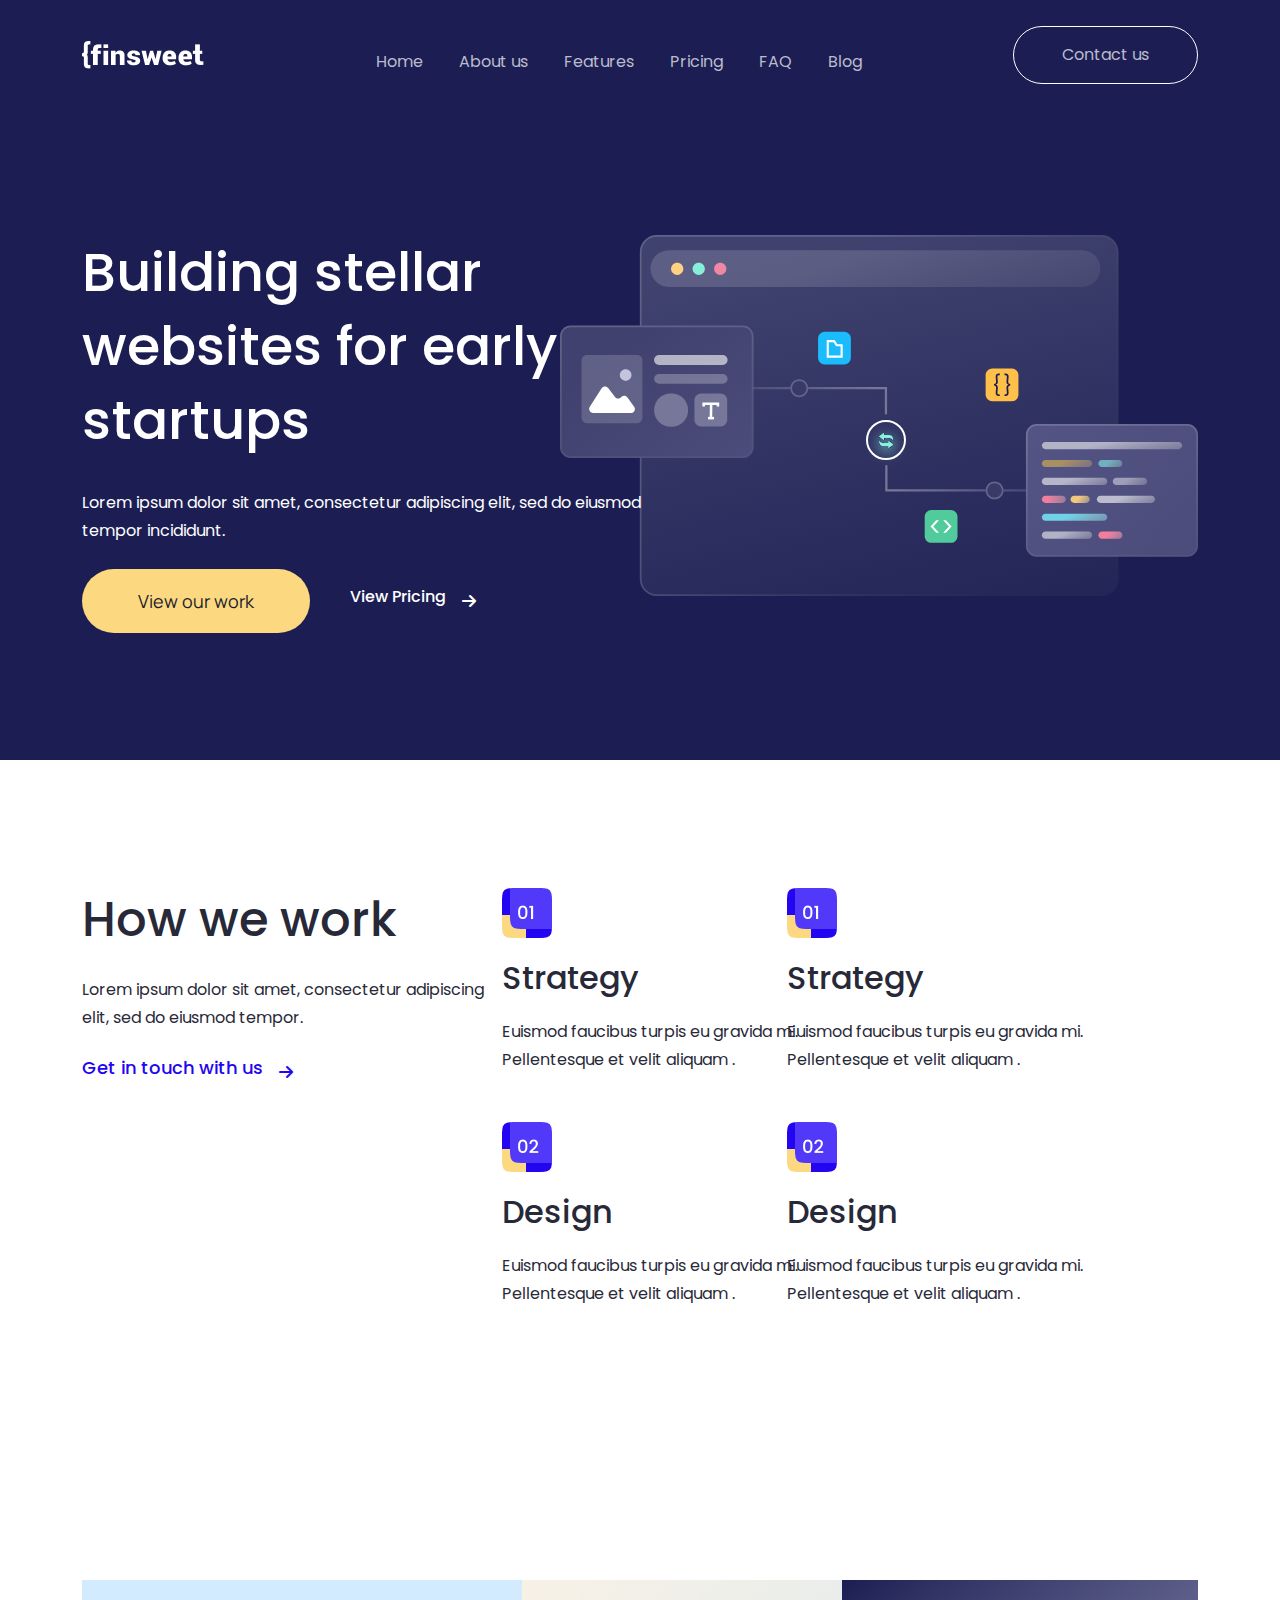
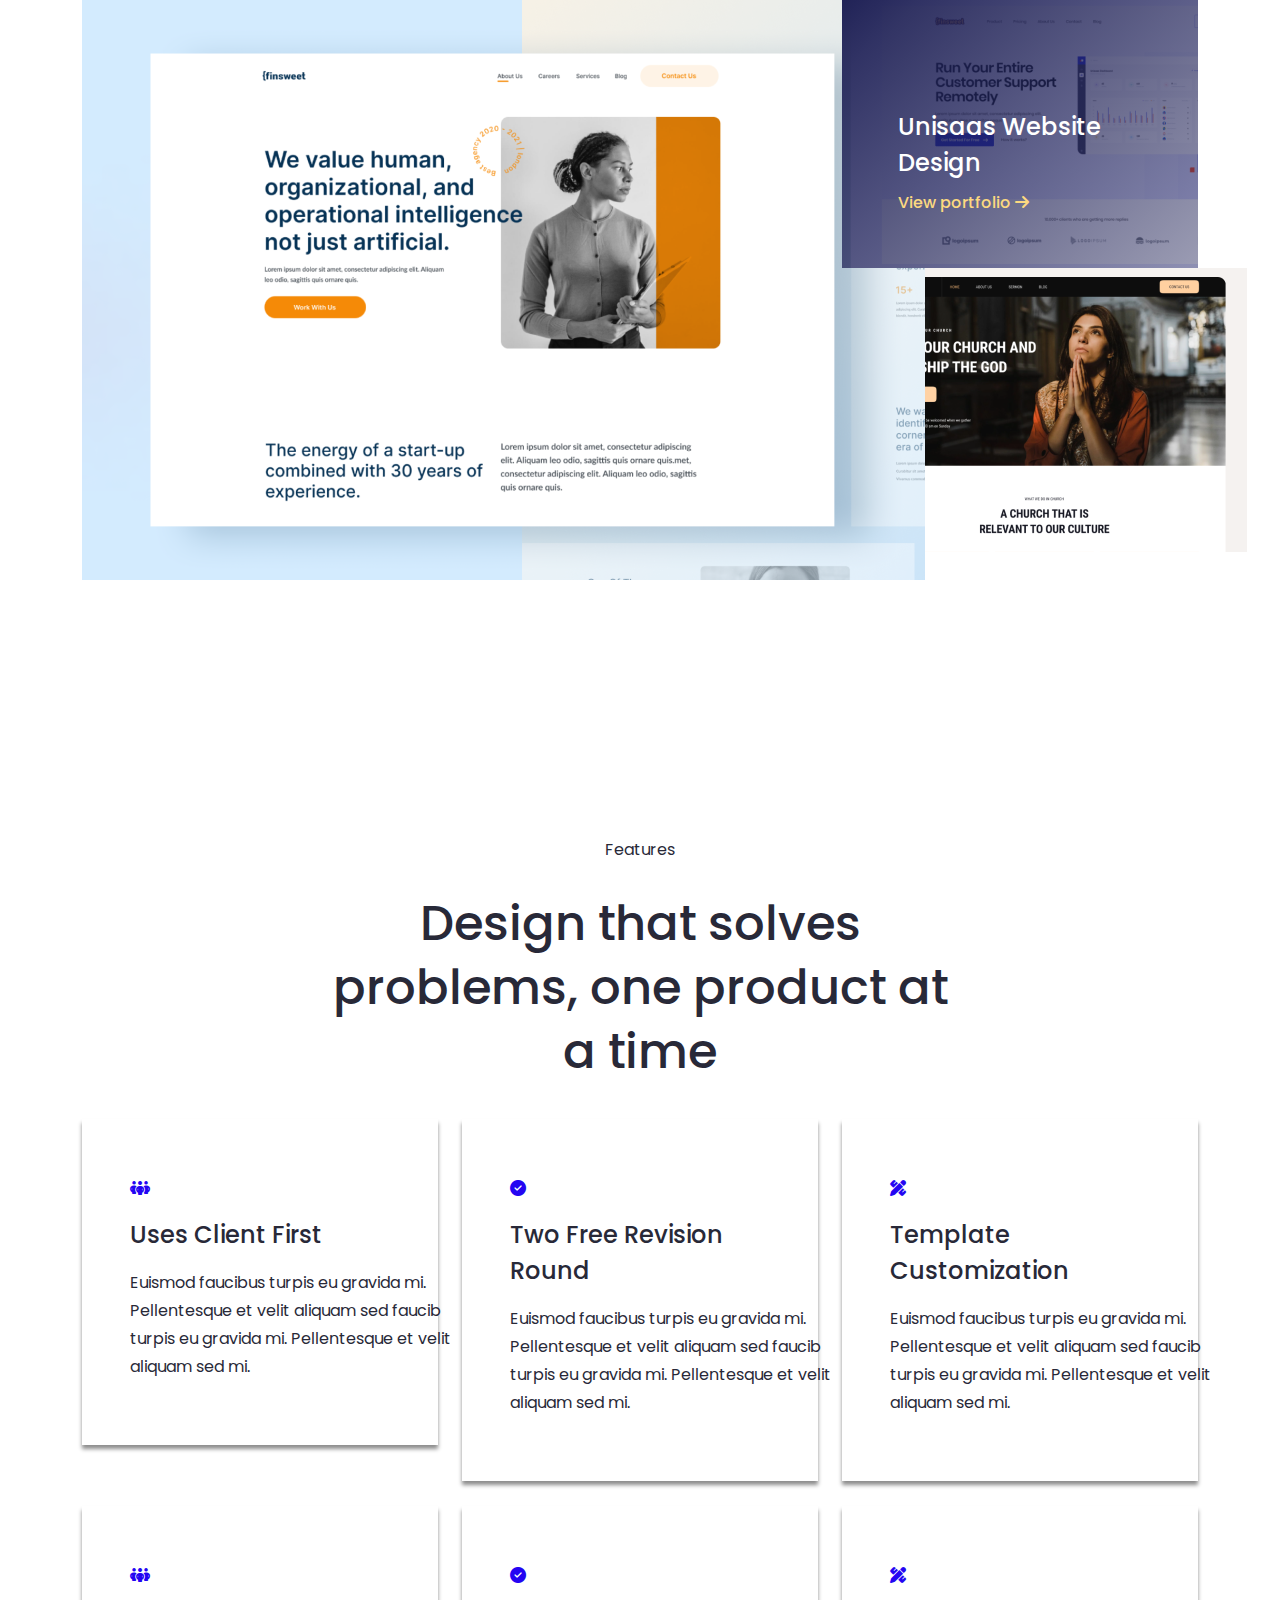
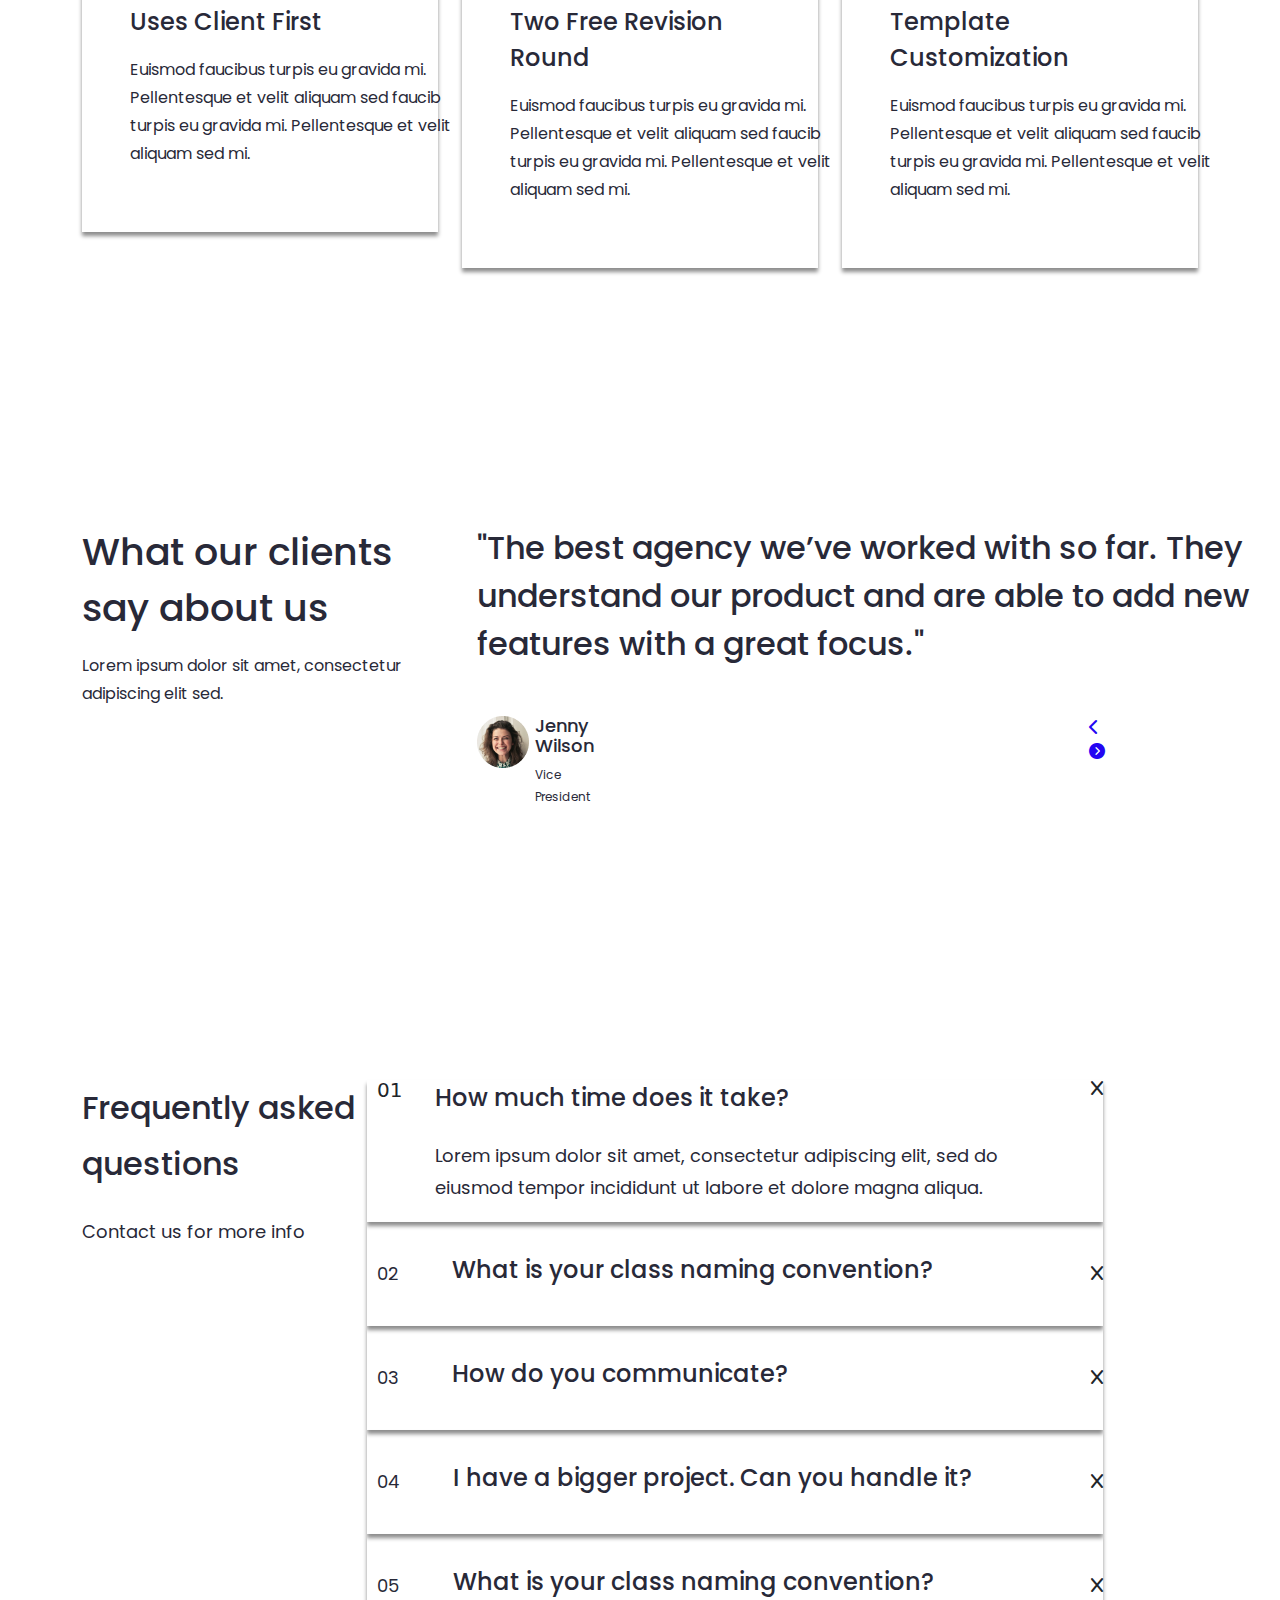
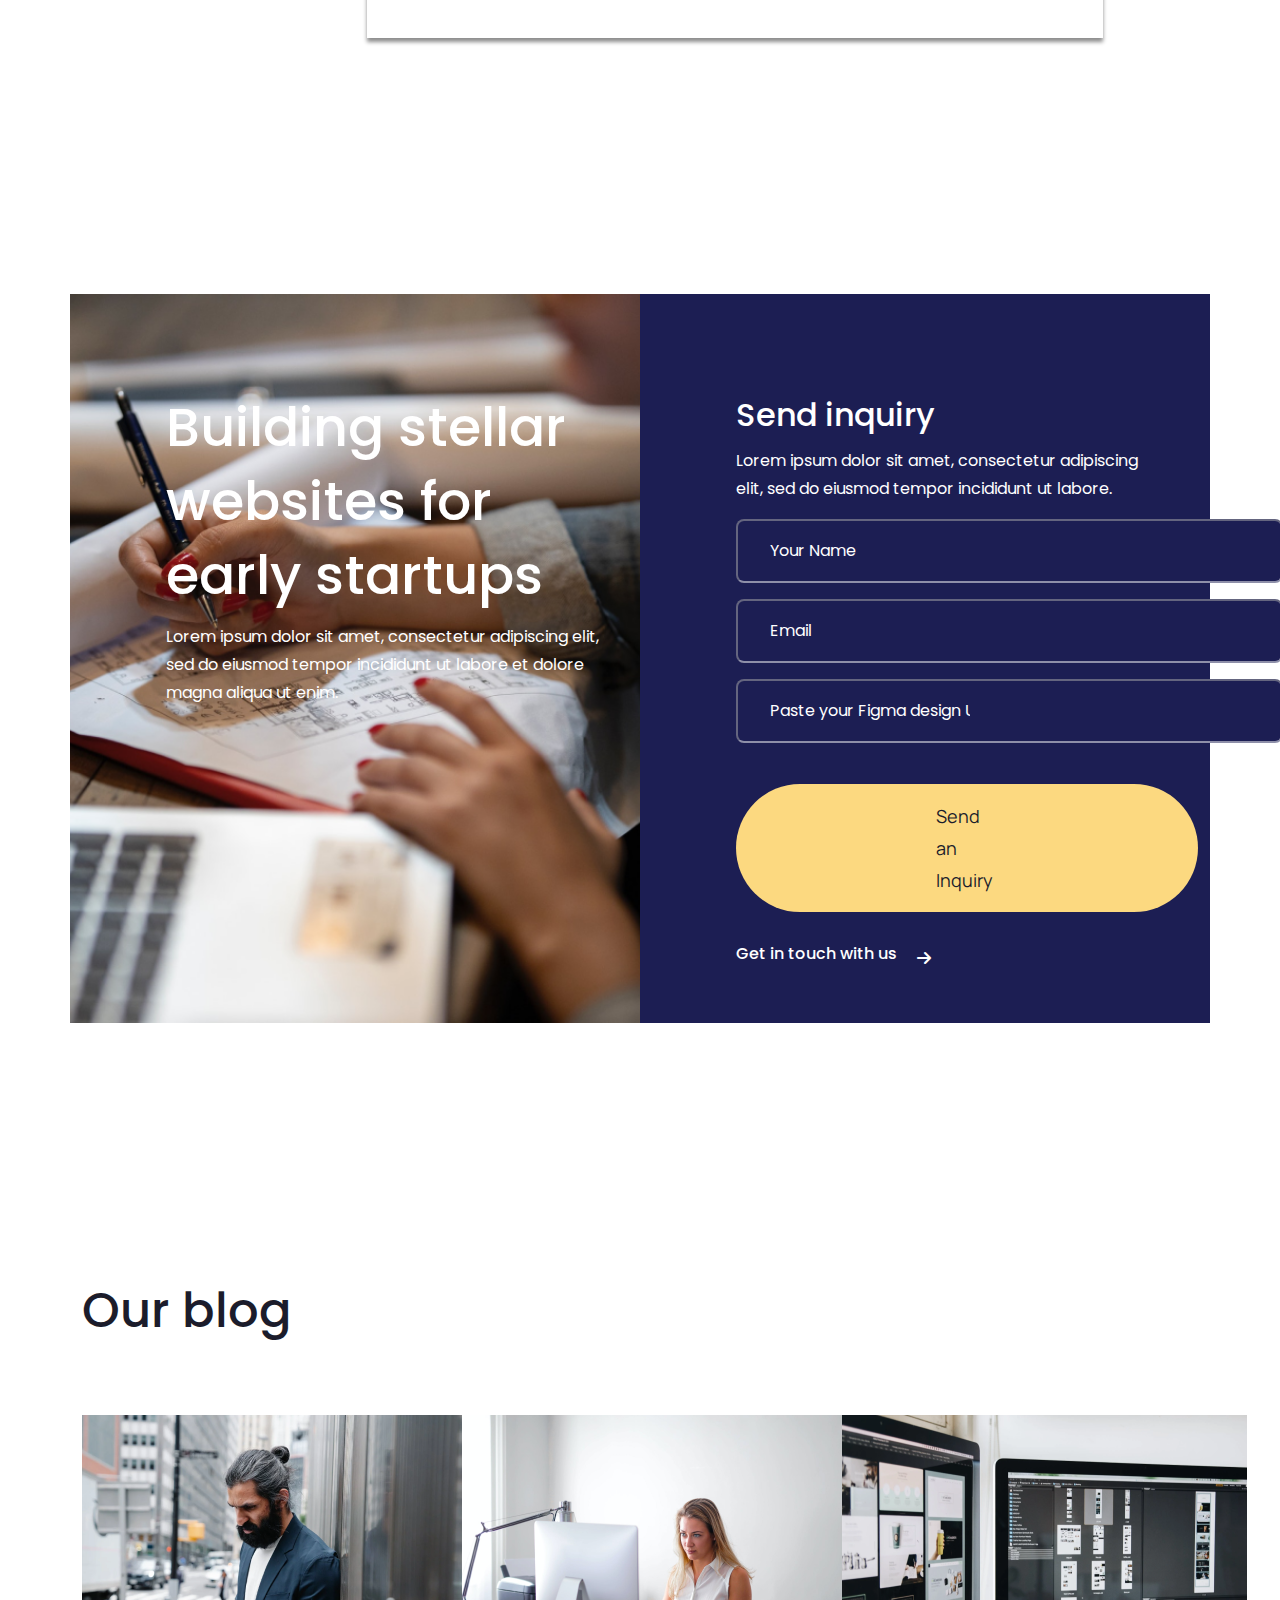
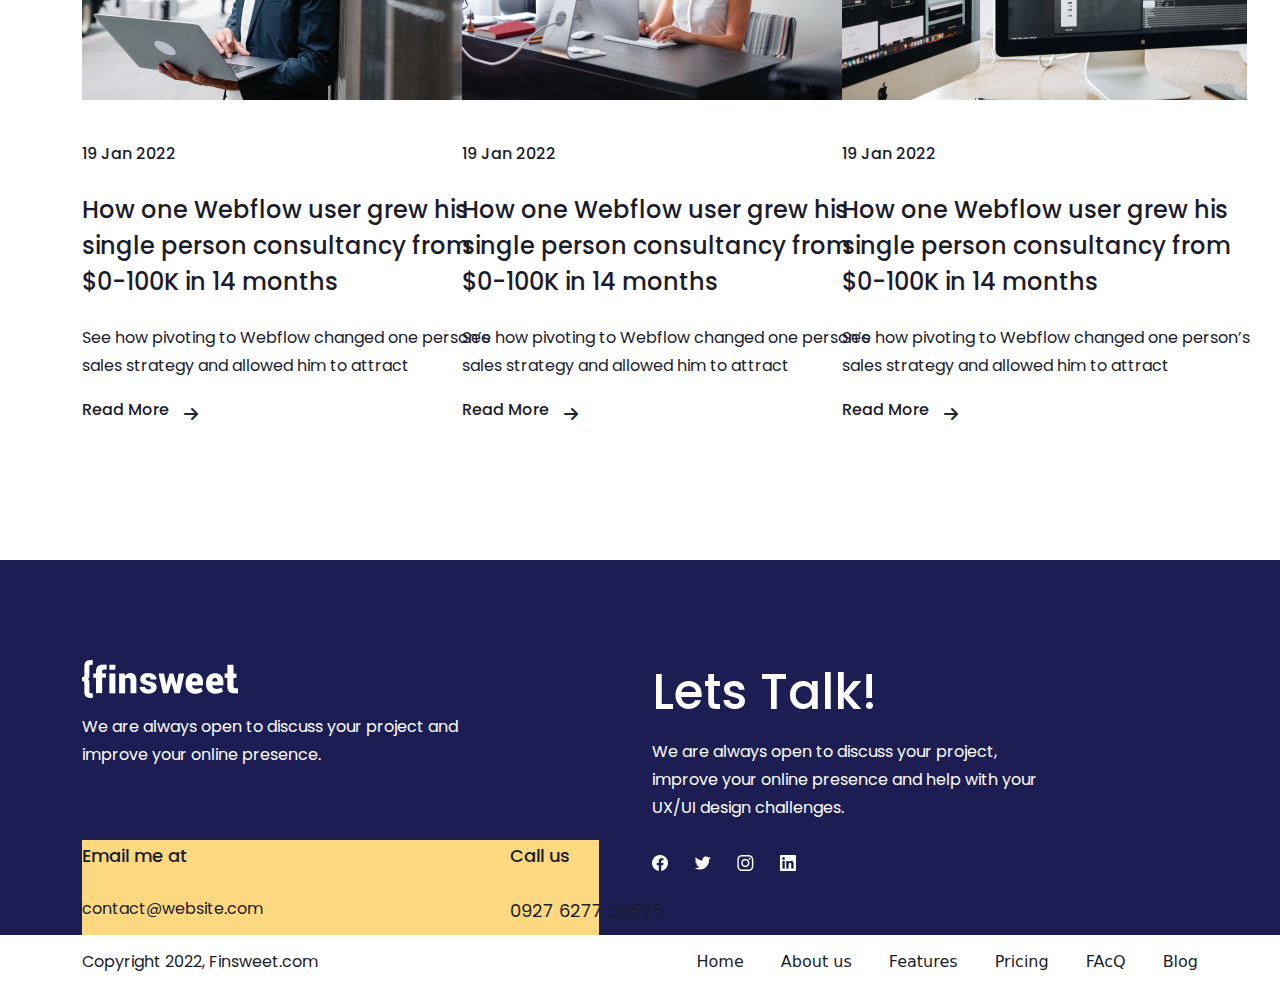
<file: index.html>
<!DOCTYPE html>
<html lang="en">

<head>
    <meta charset="UTF-8">
    <meta name="viewport" content="width=device-width, initial-scale=1.0">
    <link rel="preconnect" href="https://fonts.googleapis.com">
    <link rel="preconnect" href="https://fonts.gstatic.com" crossorigin>
    <link
        href="https://fonts.googleapis.com/css2?family=Manrope:wght@200..800&family=Poppins:ital,wght@0,100;0,200;0,300;0,400;0,500;0,600;0,700;0,800;0,900;1,100;1,200;1,300;1,400;1,500;1,600;1,700;1,800;1,900&display=swap"
        rel="stylesheet">
    <title>Finsweet</title>
    <link rel="stylesheet" href="css/all.min.css">
    <link rel="stylesheet" href="css/bootstrap.min.css">
    <link rel="stylesheet" href="css/style.css">
    
</head>
<body>
    <!-- NAVBAR PART STAT -->
    <nav class="navbar navbar-expand-lg bg-body-tertiary">
        <div class="container">
            <div class="logo">
                <img src="images/Vector.png" alt="">
            </div>
            <button class="navbar-toggler" type="button" data-bs-toggle="collapse"
                data-bs-target="#navbarSupportedContent" aria-controls="navbarSupportedContent" aria-expanded="false"
                aria-label="Toggle navigation">
                <span class="navbar-toggler-icon"></span>
            </button>
            <div class="collapse navbar-collapse" id="navbarSupportedContent">
                <ul class="navbar-nav m-auto mb-2 mb-lg-0">
                    <li class="nav-item">
                        <a class="nav-link" href="#">Home</a>
                    </li>
                    <li class="nav-item">
                        <a class="nav-link" href="about us.html">About us</a>
                    </li>
                    <li class="nav-item">
                        <a class="nav-link" href="features.html">Features</a>
                    </li>
                    <li class="nav-item">
                        <a class="nav-link" href="pricing.html">Pricing</a>
                    </li>
                    <li class="nav-item">
                        <a class="nav-link" href="#frequently">FAQ</a>
                    </li>
                    <li class="nav-item">
                        <a class="nav-link" href="blog.html">Blog</a>
                    </li>
                </ul>
                <div class="button">
                    <a href="contact.html">Contact us</a>
                </div>

            </div>
        </div>
    </nav>
    <!-- NAVBAR PART END -->
    <!-- BANNER PART START -->
    <section id="banner">
        <div class="container">
            <div class="row">
                <div class="col-lg-5">
                    <h1>Building stellar websites for early startups</h1>
                    <p>Lorem ipsum dolor sit amet, consectetur adipiscing elit, sed do eiusmod tempor incididunt.</p>
                    <div class="nav-btn">
                        <a href="">View our work</a>
                        <h2>View Pricing</h2>
                        <i class="fa-solid fa-arrow-right"></i>
                    </div>

                </div>
                <div class="col-lg-7">
                    <div class="ban-img">
                        <img src="images/Illustration.svg" alt="">
                    </div>
                </div>
            </div>
        </div>
    </section>
    <!-- BANNER PART END -->
    <!-- HOW PART START -->
    <section id="how">
        <div class="container">
            <div class="row">
                <div class="col-lg-4">
                    <div class="how-text">
                        <h2>How we work</h2>
                        <p>Lorem ipsum dolor sit amet, consectetur adipiscing elit, sed do eiusmod tempor.</p>
                        <div class="text-last">
                            <h3>Get in touch with us</h3>
                            <i class="fa-solid fa-arrow-right"></i>
                        </div>
                    </div>
                </div>
                <div class="one col-lg-3">
                    <div class="text-mid">
                        <img src="images/pointer 1.png" alt="">
                        <h2>Strategy</h2>
                        <p>Euismod faucibus turpis eu gravida mi. Pellentesque et velit aliquam .</p>
                    </div>
                    <div class="text-mid-last">
                        <img src="images/pointer 1 (1).png" alt="">
                        <h2>Design</h2>
                        <p>Euismod faucibus turpis eu gravida mi. Pellentesque et velit aliquam .</p>
                    </div>
                </div>
                <div class="col-lg-3">
                    <div class="text-right">
                        <img src="images/pointer 1.png" alt="">
                        <h2>Strategy</h2>
                        <p>Euismod faucibus turpis eu gravida mi. Pellentesque et velit aliquam .</p>
                    </div>
                    <div class="text-right-last">
                        <img src="images/pointer 1 (1).png" alt="">
                        <h2>Design</h2>
                        <p>Euismod faucibus turpis eu gravida mi. Pellentesque et velit aliquam .</p>
                    </div>
                </div>
            </div>
        </div>
    </section>
    <!-- HOW PART END -->
    <!-- VIEW PART START -->
    <section id="view">
        <div class="container">
            <div class="row">
                <div class="col-lg-8">
                    <div class="view-img">
                        <img src="images/Card.png" alt="">
                        <div class="view-hover">
                            <h2>Workhub office Webflow Webflow Design</h2>
                            <p>Euismod faucibus turpis eu gravida mi. Pellentesque et velit aliquam </p>
                            <div class="view-icon">
                                <h5>View project</h5>
                                <i class="fa-solid fa-arrow-right"></i>
                            </div>
                        </div>
                    </div>
                </div>
                <div class="col-lg-4">
                    <div class="view-right">
                            <h2>Unisaas Website 
                                Design</h2>
                            <h3>View portfolio <i class="fa-solid fa-arrow-right"></i></h3>
                        
                    </div>
                    <img src="images/Card2.png" alt="">
                </div>
            </div>
        </div>
    </section>
    <!-- VIEW PART END -->
    <!-- FEATURES PART START -->
    <section id="features">
        <div class="container">
            <div class="features-text">
                <p>Features</p>
                <h2>Design that solves problems, one product at a time</h2>
            </div>
            <div class="row">
                <div class="features-one col-lg-4">
                    <div class="one">
                        <i class="fa-solid fa-people-group"></i>
                        <h2>Uses Client First</h2>
                        <p>Euismod faucibus turpis eu gravida mi. Pellentesque et velit aliquam sed faucib turpis eu
                            gravida
                            mi. Pellentesque et velit aliquam sed mi. </p>
                    </div>
                </div>
                <div class="features-one col-lg-4">
                    <div class="one">
                        <i class="fa-solid fa-circle-check"></i>
                        <h2>Two Free Revision Round</h2>
                        <p>Euismod faucibus turpis eu gravida mi. Pellentesque et velit aliquam sed faucib turpis eu
                            gravida mi. Pellentesque et velit aliquam sed mi. </p>
                    </div>
                </div>
                <div class="features-one col-lg-4">
                    <div class="one">
                        <i class="fa-solid fa-pen-ruler"></i>
                        <h2>Template Customization</h2>
                        <p>Euismod faucibus turpis eu gravida mi. Pellentesque et velit aliquam sed faucib turpis eu
                            gravida mi. Pellentesque et velit aliquam sed mi. </p>
                    </div>
                </div>
            </div>
            <!-- two -->
            <div class="row">
                <div class="features-two col-lg-4">
                    <div class="one">
                        <i class="fa-solid fa-people-group"></i>
                        <h2>Uses Client First</h2>
                        <p>Euismod faucibus turpis eu gravida mi. Pellentesque et velit aliquam sed faucib turpis eu
                            gravida
                            mi. Pellentesque et velit aliquam sed mi. </p>
                    </div>
                </div>
                <div class="features-two col-lg-4">
                    <div class="one">
                        <i class="fa-solid fa-circle-check"></i>
                        <h2>Two Free Revision Round</h2>
                        <p>Euismod faucibus turpis eu gravida mi. Pellentesque et velit aliquam sed faucib turpis eu
                            gravida mi. Pellentesque et velit aliquam sed mi. </p>
                    </div>
                </div>
                <div class="features-two col-lg-4">
                    <div class="one">
                        <i class="fa-solid fa-pen-ruler"></i>
                        <h2>Template Customization</h2>
                        <p>Euismod faucibus turpis eu gravida mi. Pellentesque et velit aliquam sed faucib turpis eu
                            gravida mi. Pellentesque et velit aliquam sed mi. </p>
                    </div>
                </div>
            </div>
        </div>
    </section>
    <!-- FEATURES PART END -->
    <!-- WHAT PART START -->
    <section id="what">
        <div class="container">
            <div class="row">
                <div class="col-lg-3">
                    <div class="what-left">
                        <h2>What our clients say about us</h2>
                        <p>Lorem ipsum dolor sit amet, consectetur adipiscing elit sed.</p>
                    </div>
                </div>
                <div class="col-lg-8 ">
                    <div class="what-right">
                        <h2>"The best agency we’ve worked with so far. They understand our product and are able to add
                            new features with a great focus."</h2>
                        <div class="what-right-buttom">
                            <div class="jennys">
                                <div class="girl">
                                    <img src="images/jenny.png" alt="">
                                </div>
                                <div class="texts">
                                    <h5>Jenny Wilson</h5>
                                    <p>Vice President</p>
                                </div>
                                <div class="fonts">
                                    <i class="fa-solid fa-chevron-left"></i>
                                    <i class="fa-solid fa-circle-chevron-right"></i>
                                </div>
                            </div>
                        </div>
                    </div>
                </div>
            </div>
        </div>
    </section>
    <!-- WHAT PART END -->
    <!-- FREQUENTLY PART START -->
    <section id="frequently">
        <div class="container">
            <div class="row">
                <div class="col-lg-3">
                    <h2>Frequently asked questions</h2>
                    <p>Contact us for more info</p>
                </div>
                <div class="col-lg-8">
                    <div class="freq-right">
                        <div class="one">
                            <h5>01</h5>
                            <div class="one-text">
                                <h3>How much time does it take?</h3>
                                <p>Lorem ipsum dolor sit amet, consectetur adipiscing elit, sed do eiusmod tempor
                                    incididunt
                                    ut labore et dolore magna aliqua.</p>
                            </div>
                            <i class="fa-solid fa-x"></i>
                        </div>
                        <div class="freq-two">
                            <div class="freq-two-text">
                                <p>02</p>
                                <h3>What is your class naming convention?</h3>
                            </div>
                            <div class="icon">
                                <i class="fa-solid fa-x"></i>
                            </div>
                        </div>
                        <div class="freq-three">
                            <div class="freq-three-text">
                                <p>03</p>
                                <h3>How do you communicate?</h3>
                            </div>
                            <div class="icon">
                                <i class="fa-solid fa-x"></i>
                            </div>
                        </div>
                        <div class="freq-four">
                            <div class="freq-four-text">
                                <p>04</p>
                                <h3>I have a bigger project. Can you handle it?</h3>
                            </div>
                            <div class="icon">
                                <i class="fa-solid fa-x"></i>
                            </div>
                        </div>
                        <div class="freq-five">
                            <div class="freq-five-text">
                                <p>05</p>
                                <h3>What is your class naming convention?</h3>
                            </div>
                            <div class="icon">
                                <i class="fa-solid fa-x"></i>
                            </div>
                        </div>
                    </div>

                </div>
            </div>
        </div>
    </section>
    <!-- FREQUENTLY PART END -->
    <!-- BUILDING PART START -->
    <section id="building">
        <div class="container">
            <div class="row">
                <div class="buil-img col-lg-6">
                    <h2>Building stellar websites for early startups</h2>
                    <p>Lorem ipsum dolor sit amet, consectetur adipiscing elit, sed do eiusmod tempor incididunt ut
                        labore et dolore magna aliqua ut enim.</p>
                </div>
                <div class="buil-colour col-lg-6">
                    <h2>Send inquiry</h2>
                    <p>Lorem ipsum dolor sit amet, consectetur adipiscing elit, sed do eiusmod tempor incididunt ut
                        labore.</p>
                    <form action="">
                        <input type="text" placeholder="Your Name">
                        <input type="text" placeholder="Email">
                        <input type="text" placeholder="Paste your Figma design URL">
                    </form>
                    <div class="buil-btn">
                        <a href="">Send an Inquiry</a>
                    </div>
                    <div class="buil-text">
                        <h6>Get in touch with us</h6>
                        <i class="fa-solid fa-arrow-right"></i>
                    </div>
                </div>
            </div>
        </div>
    </section>
    <!-- BUILDING PART END -->
    <!-- OUR-BLOG PART STAR -->
    <section id="our-blog">
        <div class="container">
            <h2>Our blog</h2>
            <div class="row">
                <div class="col-lg-4">
                    <div class="our-blog-man">
                        <img src="images/arabic-businessman.png" alt="">
                        <h6>19 Jan 2022</h6>
                        <h2>How one Webflow user grew his single person consultancy from $0-100K in 14 months</h2>
                        <p>See how pivoting to Webflow changed one person’s sales strategy and allowed him to attract
                        </p>
                        <div class="our-blog-man-text">
                            <h5>Read More</h5>
                            <i class="fa-solid fa-arrow-right"></i>
                        </div>
                    </div>
                </div>
                <div class="col-lg-4">
                    <div class="our-blog-man">
                        <img src="images/woman-in-white.png" alt="">
                        <h6>19 Jan 2022</h6>
                        <h2>How one Webflow user grew his single person consultancy from $0-100K in 14 months</h2>
                        <p>See how pivoting to Webflow changed one person’s sales strategy and allowed him to attract
                        </p>
                        <div class="our-blog-man-text">
                            <h5>Read More</h5>
                            <i class="fa-solid fa-arrow-right"></i>
                        </div>
                    </div>
                </div>
                <div class="col-lg-4">
                    <div class="our-blog-man">
                        <img src="images/apple-monitors.png" alt="">
                        <h6>19 Jan 2022</h6>
                        <h2>How one Webflow user grew his single person consultancy from $0-100K in 14 months</h2>
                        <p>See how pivoting to Webflow changed one person’s sales strategy and allowed him to attract
                        </p>
                        <div class="our-blog-man-text">
                            <h5>Read More</h5>
                            <i class="fa-solid fa-arrow-right"></i>
                        </div>
                    </div>
                </div>
            </div>
        </div>
    </section>
    <!-- OUR-BLOG PART END -->
    <!-- FOOTER PART START -->
    <section id="footer">
        <div class="container">
            <div class="row">
                <div class="col-lg-6">
                    <div class="footer-logo">
                        <img src="images/Logo.png" alt="">
                        <p>We are always open to discuss your project and improve your online presence.</p>
                        <div class="footer-email">
                            <div class="me">
                                <h2>Email me at</h2>
                                <p>contact@website.com</p>
                            </div>
                            <div class="call">
                                <h2>Call us</h2>
                                <p>0927 6277 28525</p>
                            </div>
                        </div>
                    </div>
                </div>
                <div class="col-lg-6">
                    <div class="footer-lets">
                        <h3>Lets Talk!</h3>
                        <p>We are always open to discuss your project, improve your online presence and help with your
                            UX/UI design challenges.</p>
                            <img src="images/Social Media Icon.png" alt="">
                    </div>
                </div>
            </div>
        </div>
    </section>
    <!-- FOOTER PART END -->
     <!-- LAST PART START -->
      <section id="last">
        <div class="container">
            <div class="last-details">
                <div class="copy">
                    <p>Copyright 2022, Finsweet.com</p>
                </div>
                <div class="items">
                    <a href="">Home</a>
                    <a href="">About us</a>
                    <a href="">Features</a>
                    <a href="">Pricing</a>
                    <a href="">FAcQ</a>
                    <a href="">Blog</a>
                </div>
            </div>
        </div>
      </section>
      <!-- LAST PART END -->
    <script src="js/bootstrap.bundle.min.js"></script>
</body>

</html>
</file>
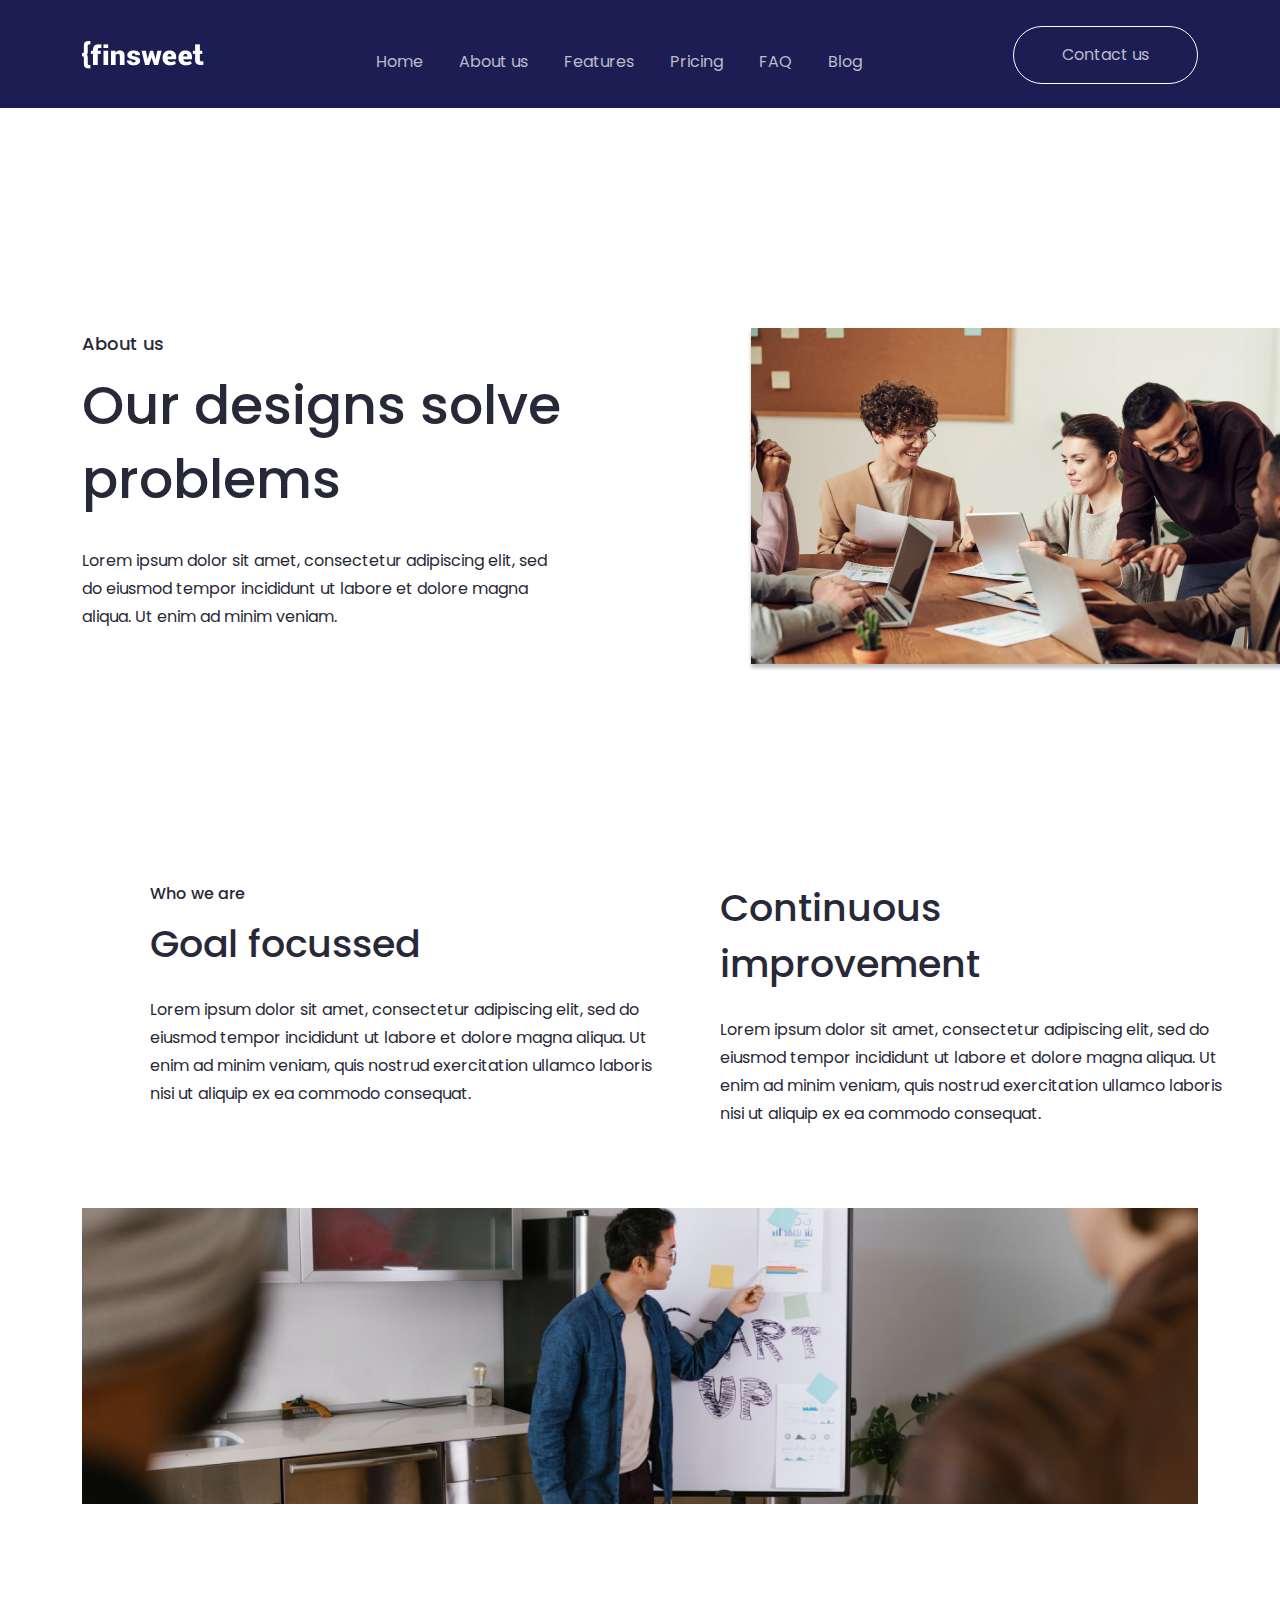
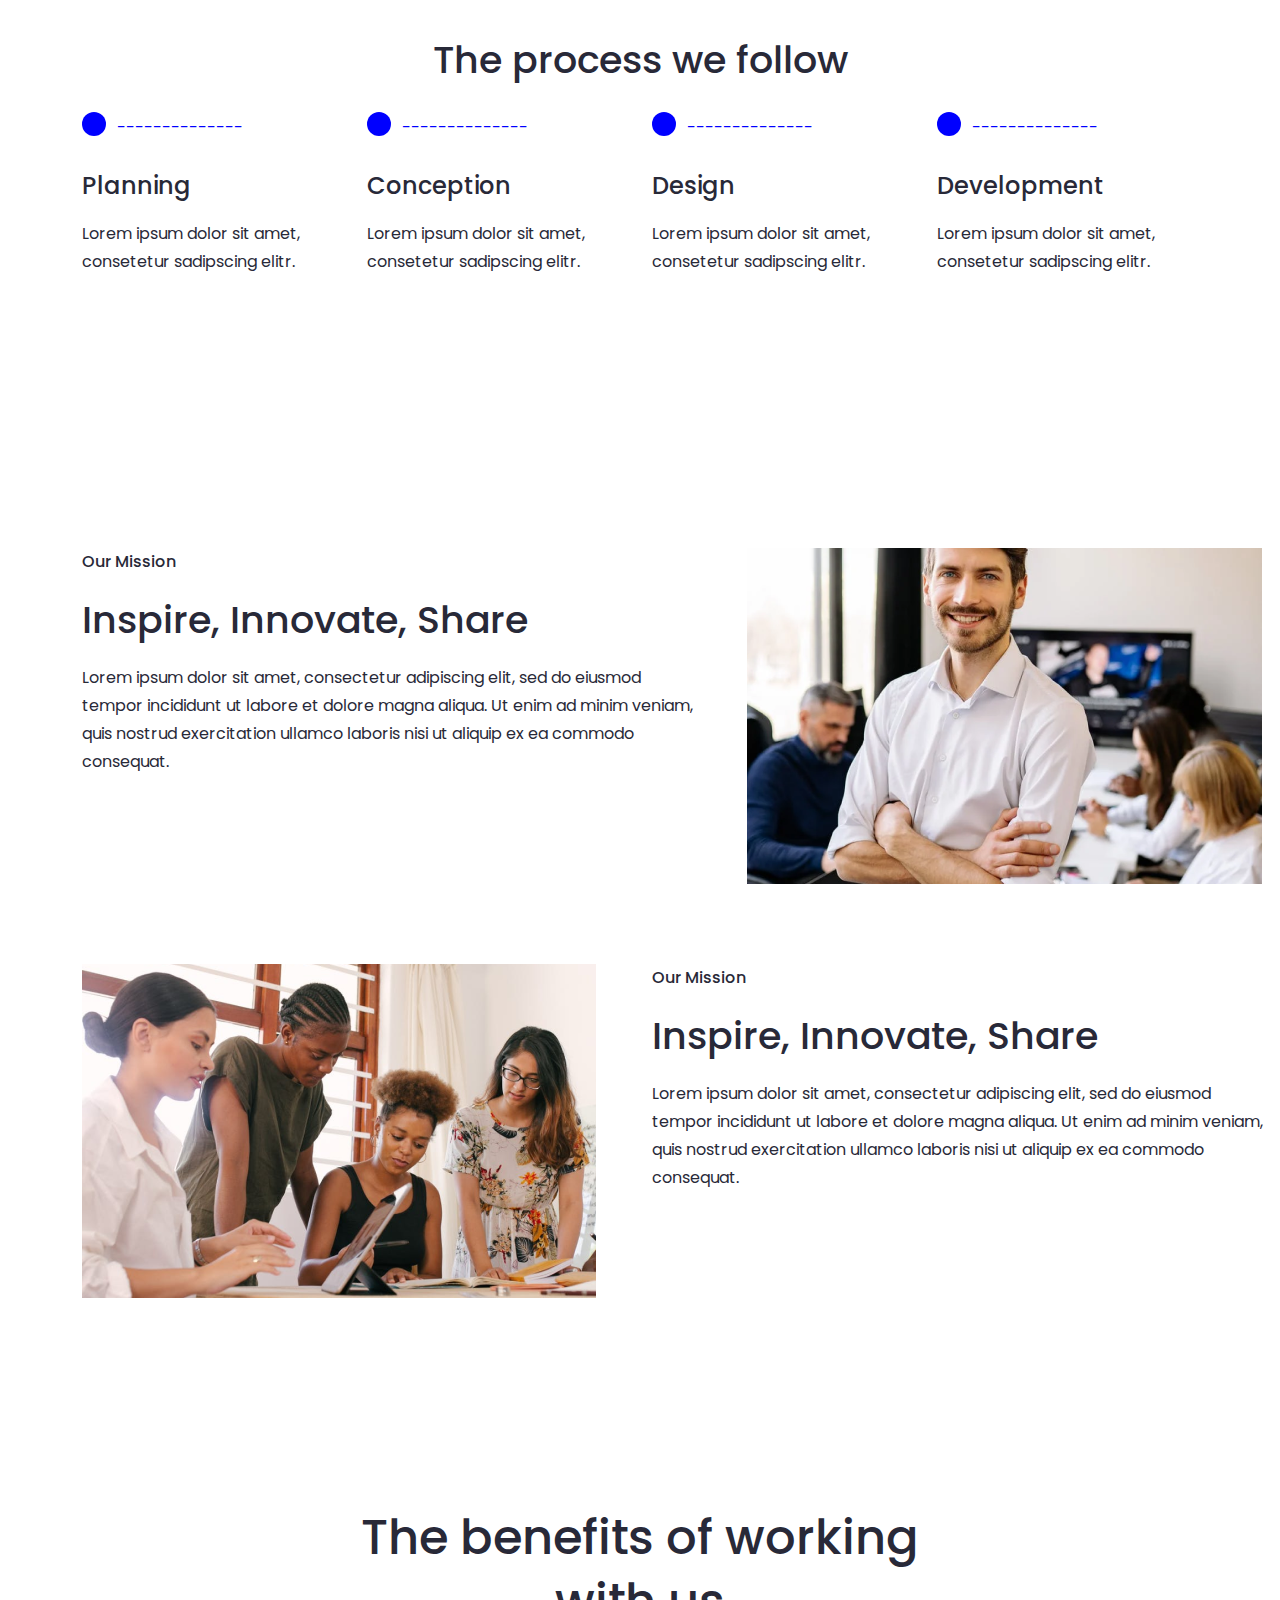
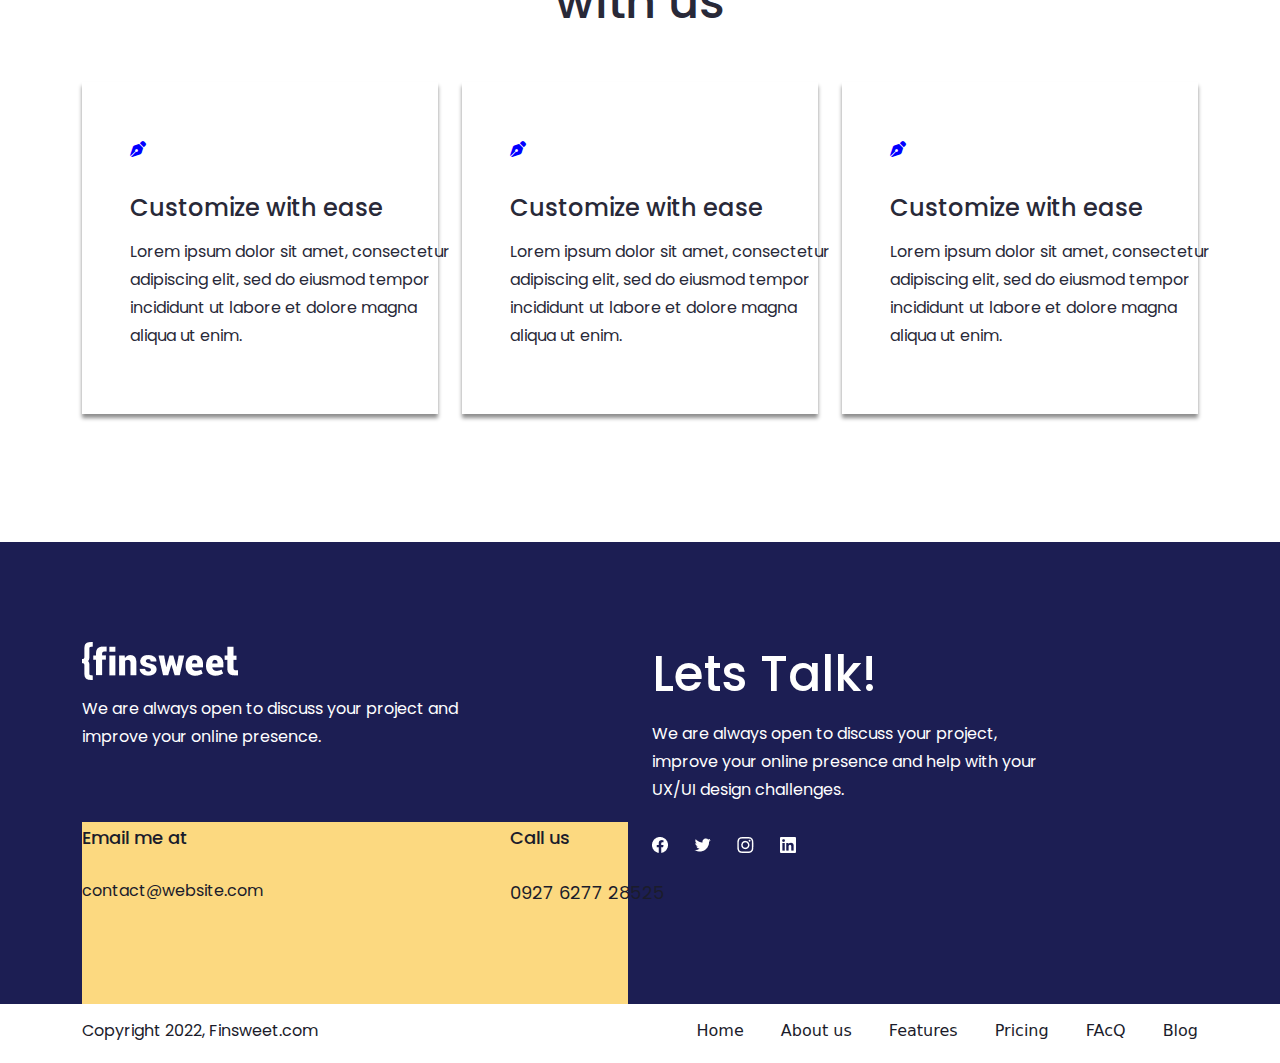
<file: about us.html>
<!DOCTYPE html>
<html lang="en">

<head>
    <meta charset="UTF-8">
    <meta name="viewport" content="width=device-width, initial-scale=1.0">
    <link rel="preconnect" href="https://fonts.googleapis.com">
    <link rel="preconnect" href="https://fonts.gstatic.com" crossorigin>
    <link
        href="https://fonts.googleapis.com/css2?family=Manrope:wght@200..800&family=Poppins:ital,wght@0,100;0,200;0,300;0,400;0,500;0,600;0,700;0,800;0,900;1,100;1,200;1,300;1,400;1,500;1,600;1,700;1,800;1,900&display=swap"
        rel="stylesheet">
    <title>About Us</title>
    <link rel="stylesheet" href="css/bootstrap.min.css">
    <link rel="stylesheet" href="css/all.min.css">
    <link rel="stylesheet" href="css/about.css">
</head>

<body>
    <!-- NAVBAR PART STAT -->
    <nav class="navbar navbar-expand-lg bg-body-tertiary">
        <div class="container">
            <div class="logo">
                <img src="images/Vector.png" alt="">
            </div>
            <button class="navbar-toggler" type="button" data-bs-toggle="collapse"
                data-bs-target="#navbarSupportedContent" aria-controls="navbarSupportedContent" aria-expanded="false"
                aria-label="Toggle navigation">
                <span class="navbar-toggler-icon"></span>
            </button>
            <div class="collapse navbar-collapse" id="navbarSupportedContent">
                <ul class="navbar-nav m-auto mb-2 mb-lg-0">
                    <li class="nav-item">
                        <a class="nav-link" href="index.html">Home</a>
                    </li>
                    <li class="nav-item">
                        <a class="nav-link" href="#">About us</a>
                    </li>
                    <li class="nav-item">
                        <a class="nav-link" href="#">Features</a>
                    </li>
                    <li class="nav-item">
                        <a class="nav-link" href="#">Pricing</a>
                    </li>
                    <li class="nav-item">
                        <a class="nav-link" href="#">FAQ</a>
                    </li>
                    <li class="nav-item">
                        <a class="nav-link" href="#">Blog</a>
                    </li>
                </ul>
                <div class="button">
                    <a href="">Contact us</a>
                </div>

            </div>
        </div>
    </nav>
    <!-- NAVBAR PART END -->
    <!-- ABOUT PART START -->
    <section id="about">
        <div class="container">
            <div class="row">
                <div class="col-lg-5">
                    <h2>About us</h2>
                    <h1>Our designs solve problems</h1>
                    <p>Lorem ipsum dolor sit amet, consectetur adipiscing elit, sed do eiusmod tempor incididunt ut
                        labore et dolore magna aliqua. Ut enim ad minim veniam.</p>
                </div>
                <div class="image col-lg-5 ">
                    <img src="images/au-group-of-people.png" alt="">
                </div>
            </div>
        </div>
    </section>
    <!-- ABOUT PART END -->
    <!-- WHO PART START -->
    <section id="who">
        <div class="container">
            <div class="row">
                <div class="col-lg-6">
                    <h3>Who we are</h3>
                    <h2>Goal focussed</h2>
                    <p>Lorem ipsum dolor sit amet, consectetur adipiscing elit, sed do eiusmod tempor incididunt ut
                        labore et dolore magna aliqua. Ut enim ad minim veniam, quis nostrud exercitation ullamco
                        laboris nisi ut aliquip ex ea commodo consequat.</p>
                </div>
                <div class="col-lg-6">
                    <h2>Continuous improvement</h2>
                    <p>Lorem ipsum dolor sit amet, consectetur adipiscing elit, sed do eiusmod tempor incididunt ut
                        labore et dolore magna aliqua. Ut enim ad minim veniam, quis nostrud exercitation ullamco
                        laboris nisi ut aliquip ex ea commodo consequat.</p>
                </div>
                <img src="images/au-man-in-blue-.png" alt="">
            </div>
        </div>
    </section>
    <!-- WHO PART END -->
    <!-- PROCESS PART START -->
    <section id="process">
        <div class="container">
            <h2>The process we follow</h2>
            <div class="row">
                <div class="col-lg-3">
                    <div class="circle">
                        <p>--------------</p>
                    </div>
                    <h2>Planning</h2>
                    <p>Lorem ipsum dolor sit amet, consetetur sadipscing elitr.</p>
                </div>
                <div class="col-lg-3">
                    <div class="circle">
                        <p>--------------</p>
                    </div>
                    <h2>Conception</h2>
                    <p>Lorem ipsum dolor sit amet, consetetur sadipscing elitr.</p>
                </div>
                <div class="col-lg-3">
                    <div class="circle">
                        <p>--------------</p>
                    </div>
                    <h2>Design</h2>
                    <p>Lorem ipsum dolor sit amet, consetetur sadipscing elitr.</p>
                </div>
                <div class="col-lg-3">
                    <div class="circle">
                        <p>--------------</p>
                    </div>
                    <h2>Development</h2>
                    <p>Lorem ipsum dolor sit amet, consetetur sadipscing elitr.</p>
                </div>
            </div>
        </div>
    </section>
    <!-- PROCESS PART END -->
    <!-- MISSION PART START -->
    <section id="mission">
        <div class="container">
            <div class="row">
                <div class="col-lg-6">
                    <h5>Our Mission </h5>
                    <h2>Inspire, Innovate, Share</h2>
                    <p>Lorem ipsum dolor sit amet, consectetur adipiscing elit, sed do eiusmod tempor incididunt ut
                        labore et dolore magna aliqua. Ut enim ad minim veniam, quis nostrud exercitation ullamco
                        laboris nisi ut aliquip ex ea commodo consequat.</p>
                </div>
                <div class="col-lg-5">
                    <img src="images/au-a-man-standin.png" alt="">
                </div>
            </div>
            <div class="row">
                <div class="col-lg-5">
                    <img src="images/au-photo-of-women.png" alt="">
                </div>
                <div class="col-lg-6">
                    <h5>Our Mission </h5>
                    <h2>Inspire, Innovate, Share</h2>
                    <p>Lorem ipsum dolor sit amet, consectetur adipiscing elit, sed do eiusmod tempor incididunt ut
                        labore et dolore magna aliqua. Ut enim ad minim veniam, quis nostrud exercitation ullamco
                        laboris nisi ut aliquip ex ea commodo consequat.</p>
                </div>
                
            </div>
        </div>
    </section>
    <!-- MISSION PART END -->
    <!-- BENEFIT PART START -->
        <section id="benefit">
            <div class="container">
              <div class="benefit-text">
                <h2>The benefits of working with us</h2>
              </div>
                <div class="row">
                    <div class="col-lg-4">
                        <div class="benefit-one">
                            <i class="fa-solid fa-pen-nib"></i>
                            <h2>Customize with ease</h2>
                            <p>Lorem ipsum dolor sit amet, consectetur adipiscing elit, sed do eiusmod tempor incididunt ut labore et dolore magna aliqua ut enim.</p>
                        </div>
                    </div>
                    <div class="col-lg-4">
                        <div class="benefit-one">
                            <i class="fa-solid fa-pen-nib"></i>
                            <h2>Customize with ease</h2>
                            <p>Lorem ipsum dolor sit amet, consectetur adipiscing elit, sed do eiusmod tempor incididunt ut labore et dolore magna aliqua ut enim.</p>
                        </div>
                    </div>
                    <div class="col-lg-4">
                        <div class="benefit-one">
                            <i class="fa-solid fa-pen-nib"></i>
                            <h2>Customize with ease</h2>
                            <p>Lorem ipsum dolor sit amet, consectetur adipiscing elit, sed do eiusmod tempor incididunt ut labore et dolore magna aliqua ut enim.</p>
                        </div>
                    </div>
                </div>
            </div>
        </section>
    <!-- BENEFIT PART END -->
    <section id="footer">
        <div class="container">
            <div class="row">
                <div class="col-lg-6">
                    <div class="footer-logo">
                        <img src="images/Logo.png" alt="">
                        <p>We are always open to discuss your project and improve your online presence.</p>
                        <div class="footer-email">
                            <div class="me">
                                <h2>Email me at</h2>
                                <p>contact@website.com</p>
                            </div>
                            <div class="call">
                                <h2>Call us</h2>
                                <p>0927 6277 28525</p>
                            </div>
                        </div>
                    </div>
                </div>
                <div class="col-lg-6">
                    <div class="footer-lets">
                        <h3>Lets Talk!</h3>
                        <p>We are always open to discuss your project, improve your online presence and help with your
                            UX/UI design challenges.</p>
                            <img src="images/Social Media Icon.png" alt="">
                    </div>
                </div>
            </div>
        </div>
    </section>
    <!-- FOOTER PART END -->
     <!-- LAST PART START -->
      <section id="last">
        <div class="container">
            <div class="last-details">
                <div class="copy">
                    <p>Copyright 2022, Finsweet.com</p>
                </div>
                <div class="items">
                    <a href="">Home</a>
                    <a href="">About us</a>
                    <a href="">Features</a>
                    <a href="">Pricing</a>
                    <a href="">FAcQ</a>
                    <a href="">Blog</a>
                </div>
            </div>
        </div>
      </section>
      <!-- LAST PART END -->
    <!-- ABOUT PART START -->
    <!-- ABOUT PART END -->
    <!-- ABOUT PART START -->
    <!-- ABOUT PART END -->
    <!-- ABOUT PART START -->
    <!-- ABOUT PART END -->

    <script src="js/bootstrap.bundle.min.js"></script>
</body>

</html>
</file>
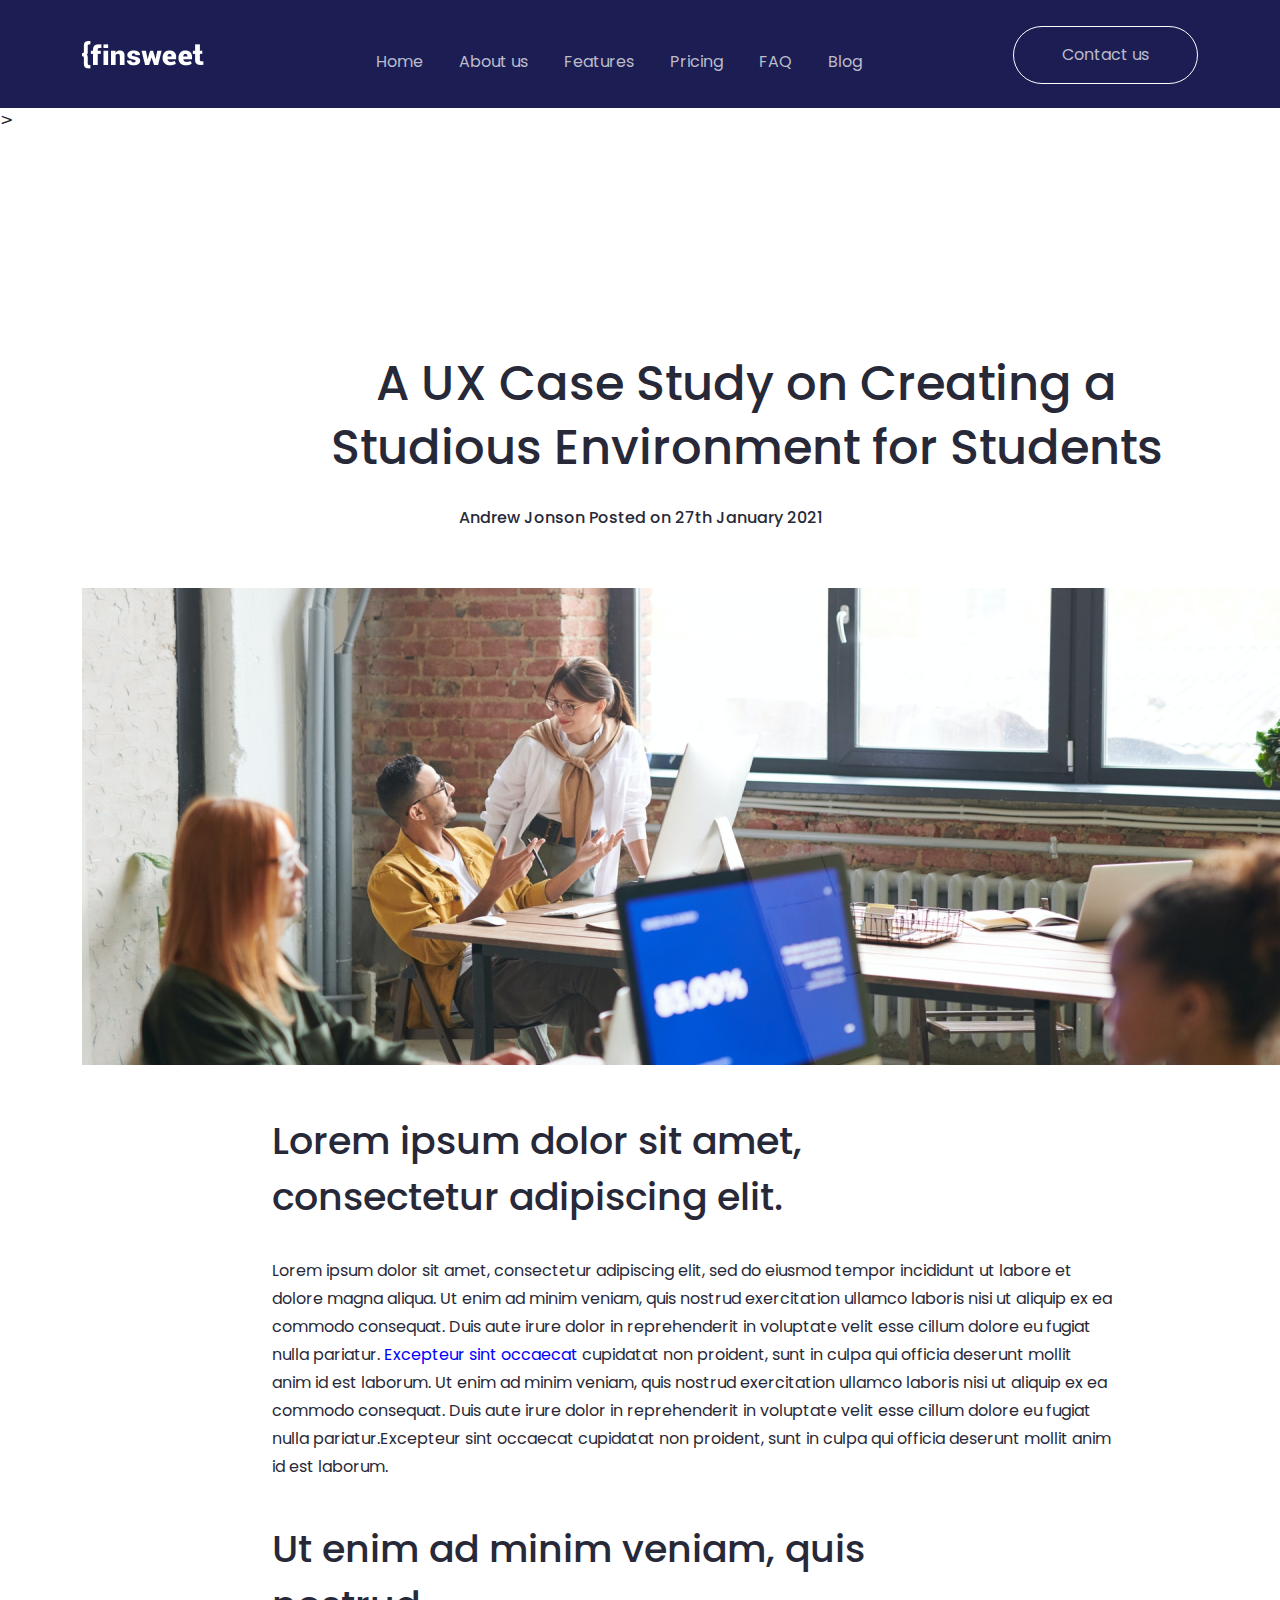
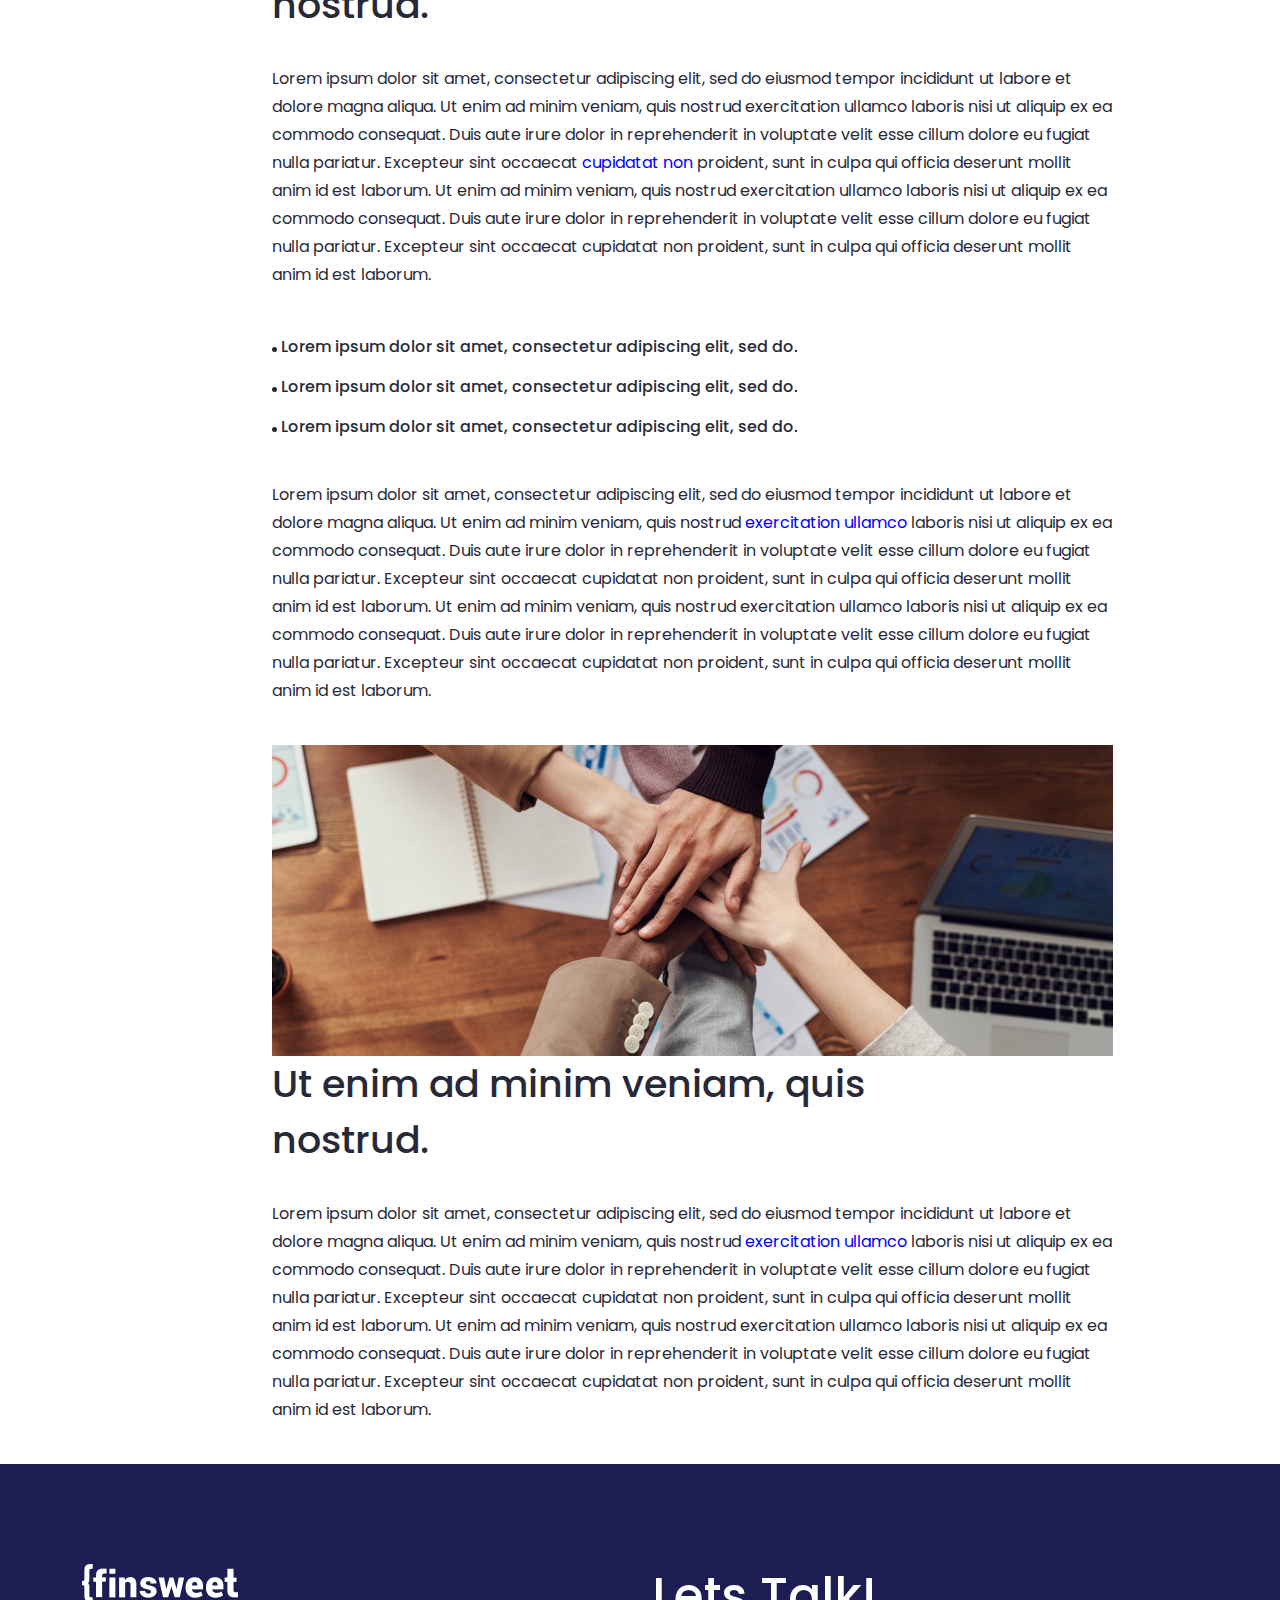
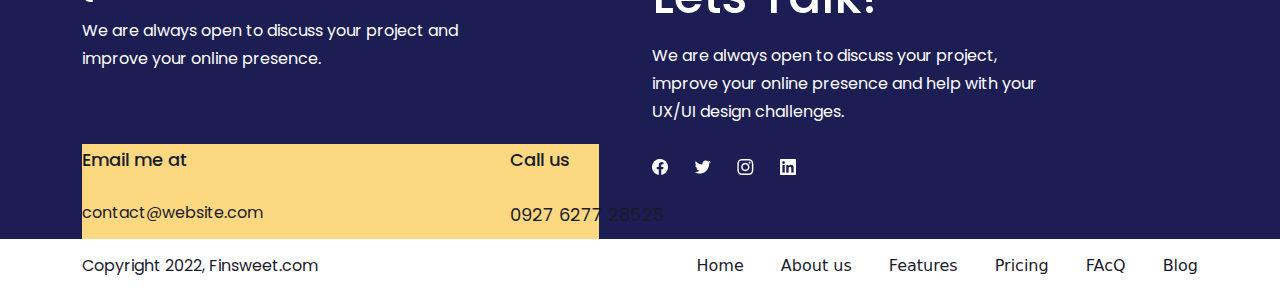
<file: blog.html>
<!DOCTYPE html>
<html lang="en">

<head>
    <meta charset="UTF-8">
    <meta name="viewport" content="width=device-width, initial-scale=1.0">
    <link rel="preconnect" href="https://fonts.googleapis.com">
    <link rel="preconnect" href="https://fonts.gstatic.com" crossorigin>
    <link
        href="https://fonts.googleapis.com/css2?family=Manrope:wght@200..800&family=Poppins:ital,wght@0,100;0,200;0,300;0,400;0,500;0,600;0,700;0,800;0,900;1,100;1,200;1,300;1,400;1,500;1,600;1,700;1,800;1,900&display=swap"
        rel="stylesheet">
    <title>Blog</title>
    <link rel="stylesheet" href="css/all.min.css">
    <link rel="stylesheet" href="css/bootstrap.min.css">
    <link rel="stylesheet" href="css/blog.css">

</head>

<body>
    <!-- NAVBAR PART STAT -->
    <nav class="navbar navbar-expand-lg bg-body-tertiary">
        <div class="container">
            <div class="logo">
                <img src="images/Vector.png" alt="">
            </div>
            <button class="navbar-toggler" type="button" data-bs-toggle="collapse"
                data-bs-target="#navbarSupportedContent" aria-controls="navbarSupportedContent" aria-expanded="false"
                aria-label="Toggle navigation">
                <span class="navbar-toggler-icon"></span>
            </button>
            <div class="collapse navbar-collapse" id="navbarSupportedContent">
                <ul class="navbar-nav m-auto mb-2 mb-lg-0">
                    <li class="nav-item">
                        <a class="nav-link" href="#">Home</a>
                    </li>
                    <li class="nav-item">
                        <a class="nav-link" href="about us.html">About us</a>
                    </li>
                    <li class="nav-item">
                        <a class="nav-link" href="features.html">Features</a>
                    </li>
                    <li class="nav-item">
                        <a class="nav-link" href="pricing.html">Pricing</a>
                    </li>
                    <li class="nav-item">
                        <a class="nav-link" href="#frequently">FAQ</a>
                    </li>
                    <li class="nav-item">
                        <a class="nav-link" href="blog.html">Blog</a>
                    </li>
                </ul>
                <div class="button">
                    <a href="contact.html">Contact us</a>
                </div>

            </div>
        </div>
    </nav>>
    <!-- UX PART START -->
    <section id="ux">
        <div class="container">
            <div class="row">
                <div class="col-lg-8 m-auto">
                    <h2>A UX Case Study on Creating a Studious Environment for Students</h2>
                    <h3>Andrew Jonson Posted on 27th January 2021</h3>
                </div>
            </div>
            <img src="images/blog/people-working.png" alt="">
        </div>
    </section>
    <!-- LOREM PART END -->
    <section id="lorem">
        <div class="container">
            <div class="row">
                <div class="col-lg-8 m-auto">
                    <div class="one">
                        <h2>
                            Lorem ipsum dolor sit amet, consectetur adipiscing elit.
                        </h2>
                        <p>
                            Lorem ipsum dolor sit amet, consectetur adipiscing elit, sed do eiusmod tempor incididunt ut
                            labore et dolore magna aliqua. Ut enim ad minim veniam, quis nostrud exercitation ullamco
                            laboris nisi ut aliquip ex ea commodo consequat. Duis aute irure dolor in reprehenderit in
                            voluptate velit esse cillum dolore eu fugiat nulla pariatur. <span> Excepteur sint
                                occaecat</span>
                            cupidatat non proident, sunt in culpa qui officia deserunt mollit anim id est laborum. Ut
                            enim ad minim veniam, quis nostrud exercitation ullamco laboris nisi ut aliquip ex ea
                            commodo consequat. Duis aute irure dolor in reprehenderit in voluptate velit esse cillum
                            dolore eu fugiat nulla pariatur.Excepteur sint occaecat cupidatat non proident, sunt in
                            culpa qui officia deserunt mollit anim id est laborum.
                        </p>
                    </div>
                    <div class="two">
                        <h2>Ut enim ad minim veniam, quis nostrud.
                        </h2>
                        <p>Lorem ipsum dolor sit amet, consectetur adipiscing elit, sed do eiusmod tempor incididunt ut
                            labore et dolore magna aliqua. Ut enim ad minim veniam, quis nostrud exercitation ullamco
                            laboris nisi ut aliquip ex ea commodo consequat. Duis aute irure dolor in reprehenderit in
                            voluptate velit esse cillum dolore eu fugiat nulla pariatur. Excepteur sint occaecat
                            <span> cupidatat non</span> proident, sunt in culpa qui officia deserunt mollit anim id est
                            laborum. Ut
                            enim ad minim veniam, quis nostrud exercitation ullamco laboris nisi ut aliquip ex ea
                            commodo consequat. Duis aute irure dolor in reprehenderit in voluptate velit esse cillum
                            dolore eu fugiat nulla pariatur. Excepteur sint occaecat cupidatat non proident, sunt in
                            culpa qui officia deserunt mollit anim id est laborum.
                        </p>
                        <div class="two-list">
                            <div class="two-sub">
                            </div>
                            <h5>Lorem ipsum dolor sit amet, consectetur adipiscing elit, sed do.</h5>
                        </div>
                        <div class="two-list">
                            <div class="two-sub">
                            </div>
                            <h5>Lorem ipsum dolor sit amet, consectetur adipiscing elit, sed do.</h5>
                        </div>
                        <div class="two-list">
                            <div class="two-sub">
                            </div>
                            <h5>Lorem ipsum dolor sit amet, consectetur adipiscing elit, sed do.</h5>
                        </div>
                        <p>Lorem ipsum dolor sit amet, consectetur adipiscing elit, sed do eiusmod tempor incididunt ut
                            labore et dolore magna aliqua. Ut enim ad minim veniam, quis nostrud <span>exercitation ullamco</span>
                            laboris nisi ut aliquip ex ea commodo consequat. Duis aute irure dolor in reprehenderit in
                            voluptate velit esse cillum dolore eu fugiat nulla pariatur. Excepteur sint occaecat
                            cupidatat non proident, sunt in culpa qui officia deserunt mollit anim id est laborum. Ut
                            enim ad minim veniam, quis nostrud exercitation ullamco laboris nisi ut aliquip ex ea
                            commodo consequat. Duis aute irure dolor in reprehenderit in voluptate velit esse cillum
                            dolore eu fugiat nulla pariatur. Excepteur sint occaecat cupidatat non proident, sunt in
                            culpa qui officia deserunt mollit anim id est laborum.</p>

                          <img src="images/blog/photo-of-people.jpg" alt="">  
                          <h2>Ut enim ad minim veniam, quis nostrud.
                        </h2>
                        <p>Lorem ipsum dolor sit amet, consectetur adipiscing elit, sed do eiusmod tempor incididunt ut
                            labore et dolore magna aliqua. Ut enim ad minim veniam, quis nostrud <span>exercitation ullamco</span>
                            laboris nisi ut aliquip ex ea commodo consequat. Duis aute irure dolor in reprehenderit in
                            voluptate velit esse cillum dolore eu fugiat nulla pariatur. Excepteur sint occaecat
                            cupidatat non proident, sunt in culpa qui officia deserunt mollit anim id est laborum. Ut
                            enim ad minim veniam, quis nostrud exercitation ullamco laboris nisi ut aliquip ex ea
                            commodo consequat. Duis aute irure dolor in reprehenderit in voluptate velit esse cillum
                            dolore eu fugiat nulla pariatur. Excepteur sint occaecat cupidatat non proident, sunt in
                            culpa qui officia deserunt mollit anim id est laborum.</p>

                    </div>
                </div>
            </div>
        </div>
    </section>
    <!-- LOREM PART START -->
      <!-- FOOTER PART START -->
    <section id="footer">
        <div class="container">
            <div class="row">
                <div class="col-lg-6">
                    <div class="footer-logo">
                        <img src="images/Logo.png" alt="">
                        <p>We are always open to discuss your project and improve your online presence.</p>
                        <div class="footer-email">
                            <div class="me">
                                <h2>Email me at</h2>
                                <p>contact@website.com</p>
                            </div>
                            <div class="call">
                                <h2>Call us</h2>
                                <p>0927 6277 28525</p>
                            </div>
                        </div>
                    </div>
                </div>
                <div class="col-lg-6">
                    <div class="footer-lets">
                        <h3>Lets Talk!</h3>
                        <p>We are always open to discuss your project, improve your online presence and help with your
                            UX/UI design challenges.</p>
                            <img src="images/Social Media Icon.png" alt="">
                    </div>
                </div>
            </div>
        </div>
    </section>
    <!-- FOOTER PART END -->
     <!-- LAST PART START -->
      <section id="last">
        <div class="container">
            <div class="last-details">
                <div class="copy">
                    <p>Copyright 2022, Finsweet.com</p>
                </div>
                <div class="items">
                    <a href="">Home</a>
                    <a href="">About us</a>
                    <a href="">Features</a>
                    <a href="">Pricing</a>
                    <a href="">FAcQ</a>
                    <a href="">Blog</a>
                </div>
            </div>
        </div>
      </section>
      <!-- LAST PART END -->
    <!-- UX PART END -->
    <!-- UX PART START -->
    <!-- UX PART END -->
    <!-- UX PART START -->
    <!-- UX PART END -->
    <script src="js/bootstrap.bundle.min.js"></script>
</body>

</html>
</file>
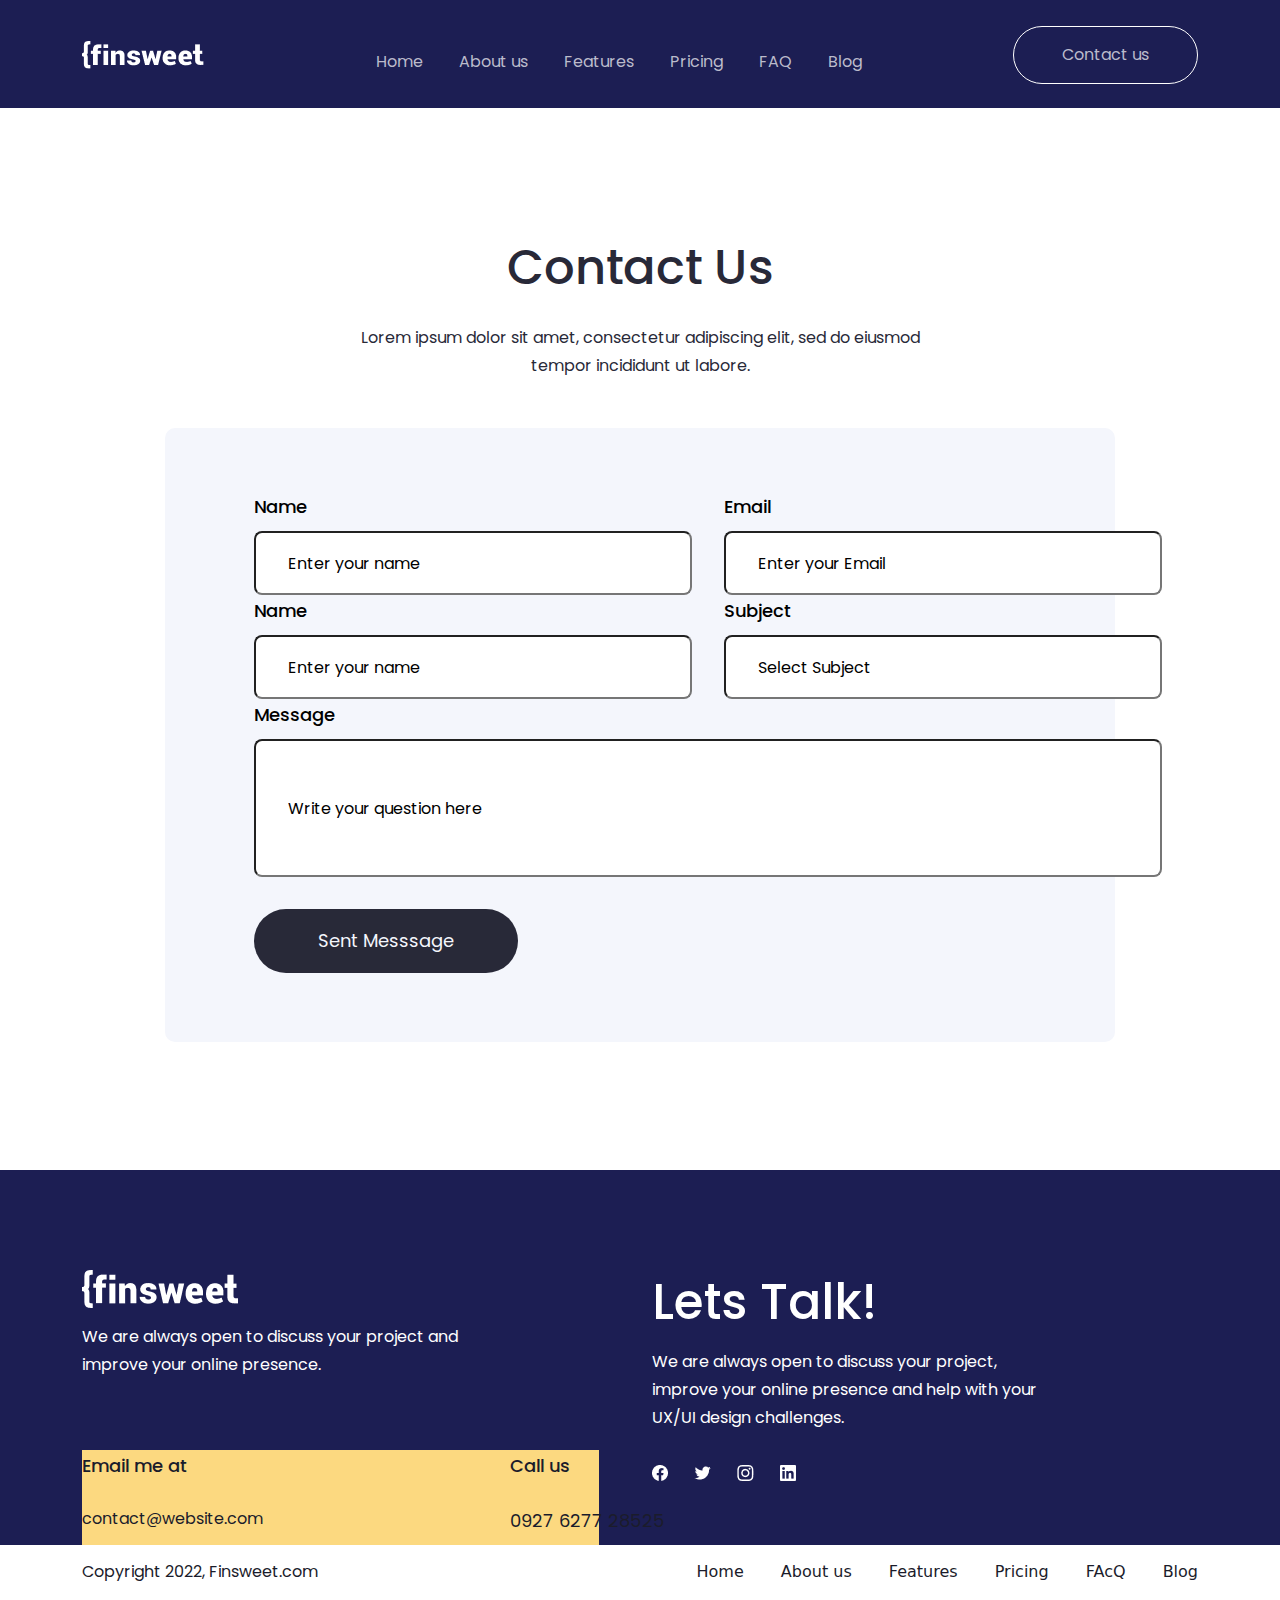
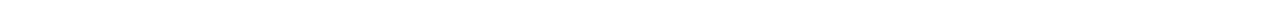
<file: contact.html>
<!DOCTYPE html>
<html lang="en">

<head>
    <meta charset="UTF-8">
    <meta name="viewport" content="width=device-width, initial-scale=1.0">
    <link rel="preconnect" href="https://fonts.googleapis.com">
    <link rel="preconnect" href="https://fonts.gstatic.com" crossorigin>
    <link
        href="https://fonts.googleapis.com/css2?family=Manrope:wght@200..800&family=Poppins:ital,wght@0,100;0,200;0,300;0,400;0,500;0,600;0,700;0,800;0,900;1,100;1,200;1,300;1,400;1,500;1,600;1,700;1,800;1,900&display=swap"
        rel="stylesheet">
    <title>Document</title>
    <link rel="stylesheet" href="css/all.min.css">
    <link rel="stylesheet" href="css/bootstrap.min.css">
    <link rel="stylesheet" href="css/contact.css">
</head>

<body>
    <!-- NAVBAR PART STAT -->
    <nav class="navbar navbar-expand-lg bg-body-tertiary">
        <div class="container">
            <div class="logo">
                <img src="images/Vector.png" alt="">
            </div>
            <button class="navbar-toggler" type="button" data-bs-toggle="collapse"
                data-bs-target="#navbarSupportedContent" aria-controls="navbarSupportedContent" aria-expanded="false"
                aria-label="Toggle navigation">
                <span class="navbar-toggler-icon"></span>
            </button>
            <div class="collapse navbar-collapse" id="navbarSupportedContent">
                <ul class="navbar-nav m-auto mb-2 mb-lg-0">
                    <li class="nav-item">
                        <a class="nav-link" href="#">Home</a>
                    </li>
                    <li class="nav-item">
                        <a class="nav-link" href="about us.html">About us</a>
                    </li>
                    <li class="nav-item">
                        <a class="nav-link" href="features.html">Features</a>
                    </li>
                    <li class="nav-item">
                        <a class="nav-link" href="pricing.html">Pricing</a>
                    </li>
                    <li class="nav-item">
                        <a class="nav-link" href="#frequently">FAQ</a>
                    </li>
                    <li class="nav-item">
                        <a class="nav-link" href="blog.html">Blog</a>
                    </li>
                </ul>
                <div class="button">
                    <a href="contact.html">Contact us</a>
                </div>

            </div>
        </div>
    </nav>
    <!-- CONTACT PART START -->
    <section id="contact">
        <div class="container">
            <h2>Contact Us</h2>
            <p>Lorem ipsum dolor sit amet, consectetur adipiscing elit, sed do eiusmod tempor incididunt ut labore.</p>
            <div class="row">
                <div class="col-lg-10 m-auto">
                    <form action="">
                        <div class="form">
                            <div class="name">
                                <h5>Name</h5>
                                <input type="text" placeholder="Enter your name">
                            </div>
                            <div class="subject">
                                <h5>Email</h5>
                                <input type="text" placeholder="Enter your Email">
                            </div>
                        </div>
                        <div class="form">
                            <div class="name">
                                <h5>Name</h5>
                                <input type="text" placeholder="Enter your name">
                            </div>
                            <div class="subject">
                                <h5>Subject</h5>
                                <input type="text" placeholder="Select Subject">
                            </div>
                        </div>
                        <div class="message">
                            <h5>Message</h5>
                            <input type="text" placeholder="Write your question here">
                        </div>
                        <div class="buttons">
                            <a href="">Sent Messsage</a>
                        </div>
                    </form>
                </div>
            </div>
        </div>
    </section>
    <!-- CONTACT PART END -->
     <!-- FOOTER PART START -->
    <section id="footer">
        <div class="container">
            <div class="row">
                <div class="col-lg-6">
                    <div class="footer-logo">
                        <img src="images/Logo.png" alt="">
                        <p>We are always open to discuss your project and improve your online presence.</p>
                        <div class="footer-email">
                            <div class="me">
                                <h2>Email me at</h2>
                                <p>contact@website.com</p>
                            </div>
                            <div class="call">
                                <h2>Call us</h2>
                                <p>0927 6277 28525</p>
                            </div>
                        </div>
                    </div>
                </div>
                <div class="col-lg-6">
                    <div class="footer-lets">
                        <h3>Lets Talk!</h3>
                        <p>We are always open to discuss your project, improve your online presence and help with your
                            UX/UI design challenges.</p>
                            <img src="images/Social Media Icon.png" alt="">
                    </div>
                </div>
            </div>
        </div>
    </section>
    <!-- FOOTER PART END -->
     <!-- LAST PART START -->
      <section id="last">
        <div class="container">
            <div class="last-details">
                <div class="copy">
                    <p>Copyright 2022, Finsweet.com</p>
                </div>
                <div class="items">
                    <a href="">Home</a>
                    <a href="">About us</a>
                    <a href="">Features</a>
                    <a href="">Pricing</a>
                    <a href="">FAcQ</a>
                    <a href="">Blog</a>
                </div>
            </div>
        </div>
      </section>
      <!-- LAST PART END -->
    <script src="js/bootstrap.bundle.min.js"></script>
</body>

</html>
</file>
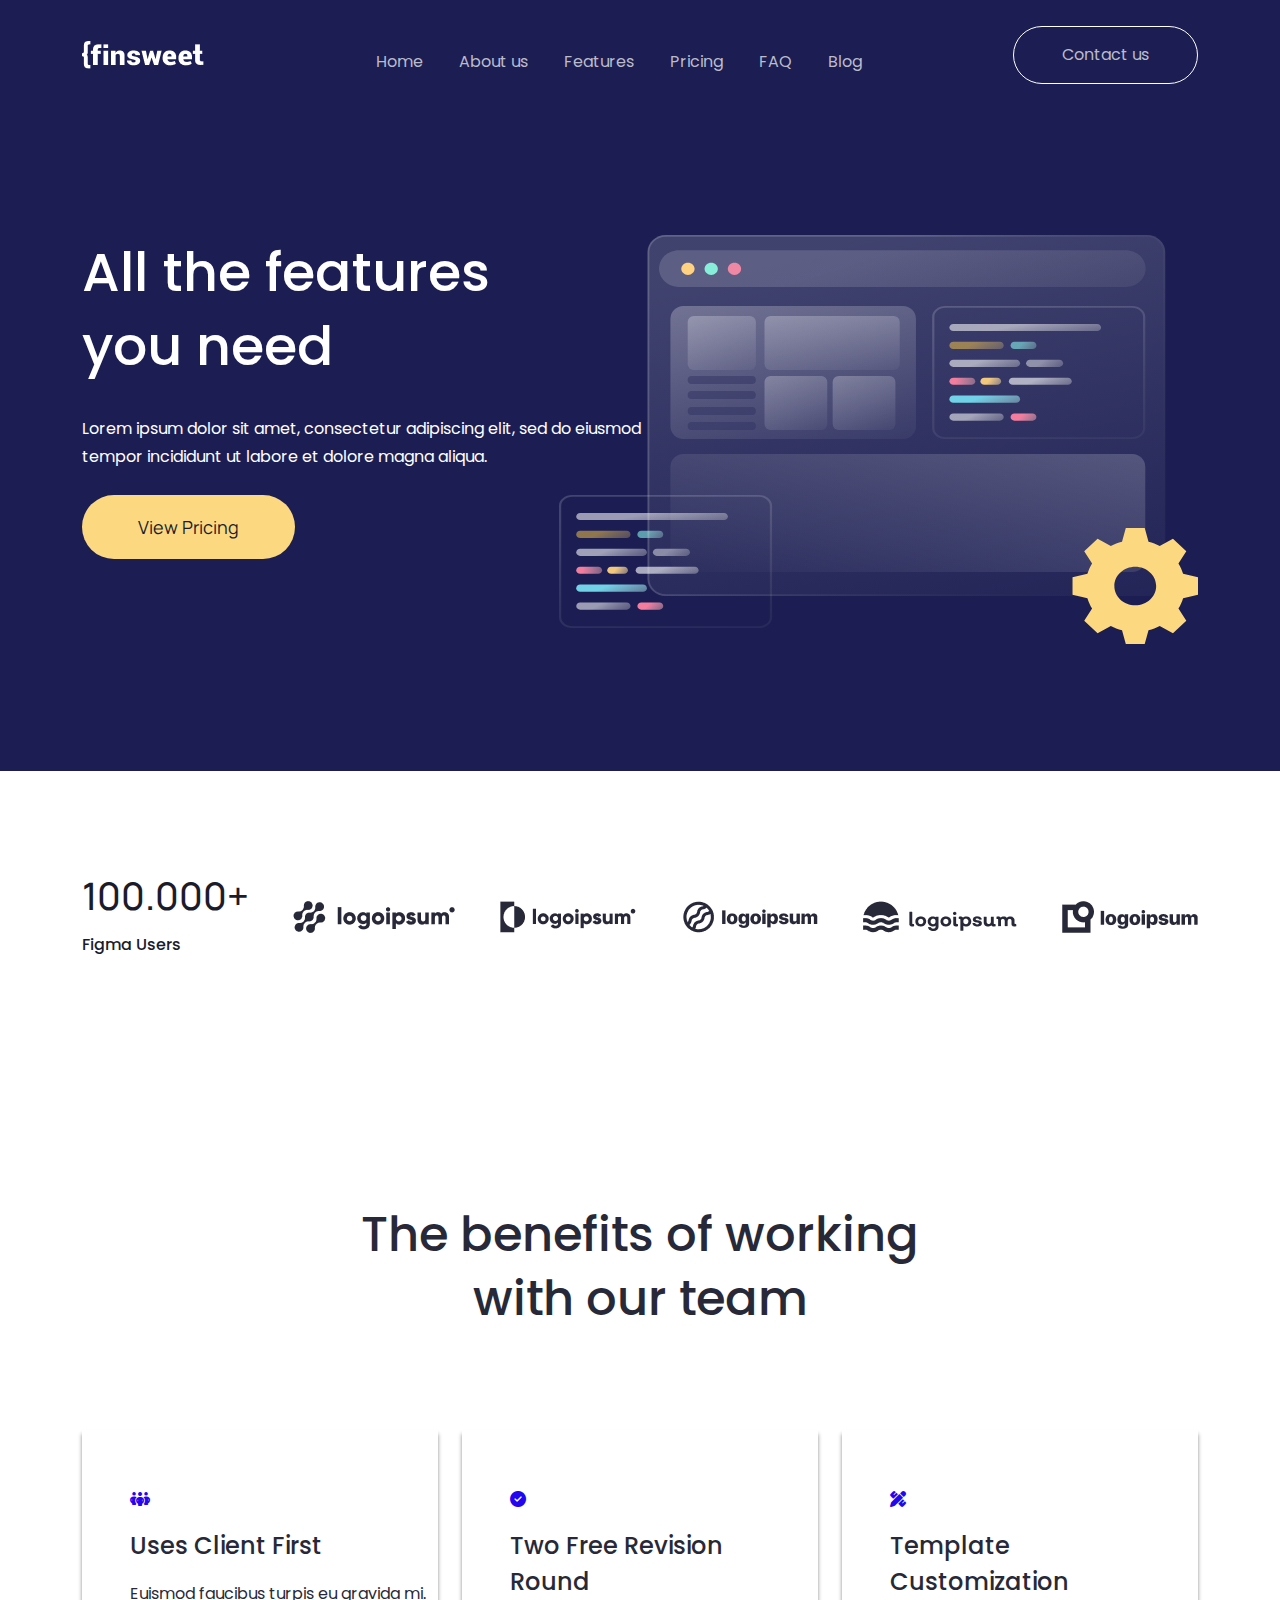
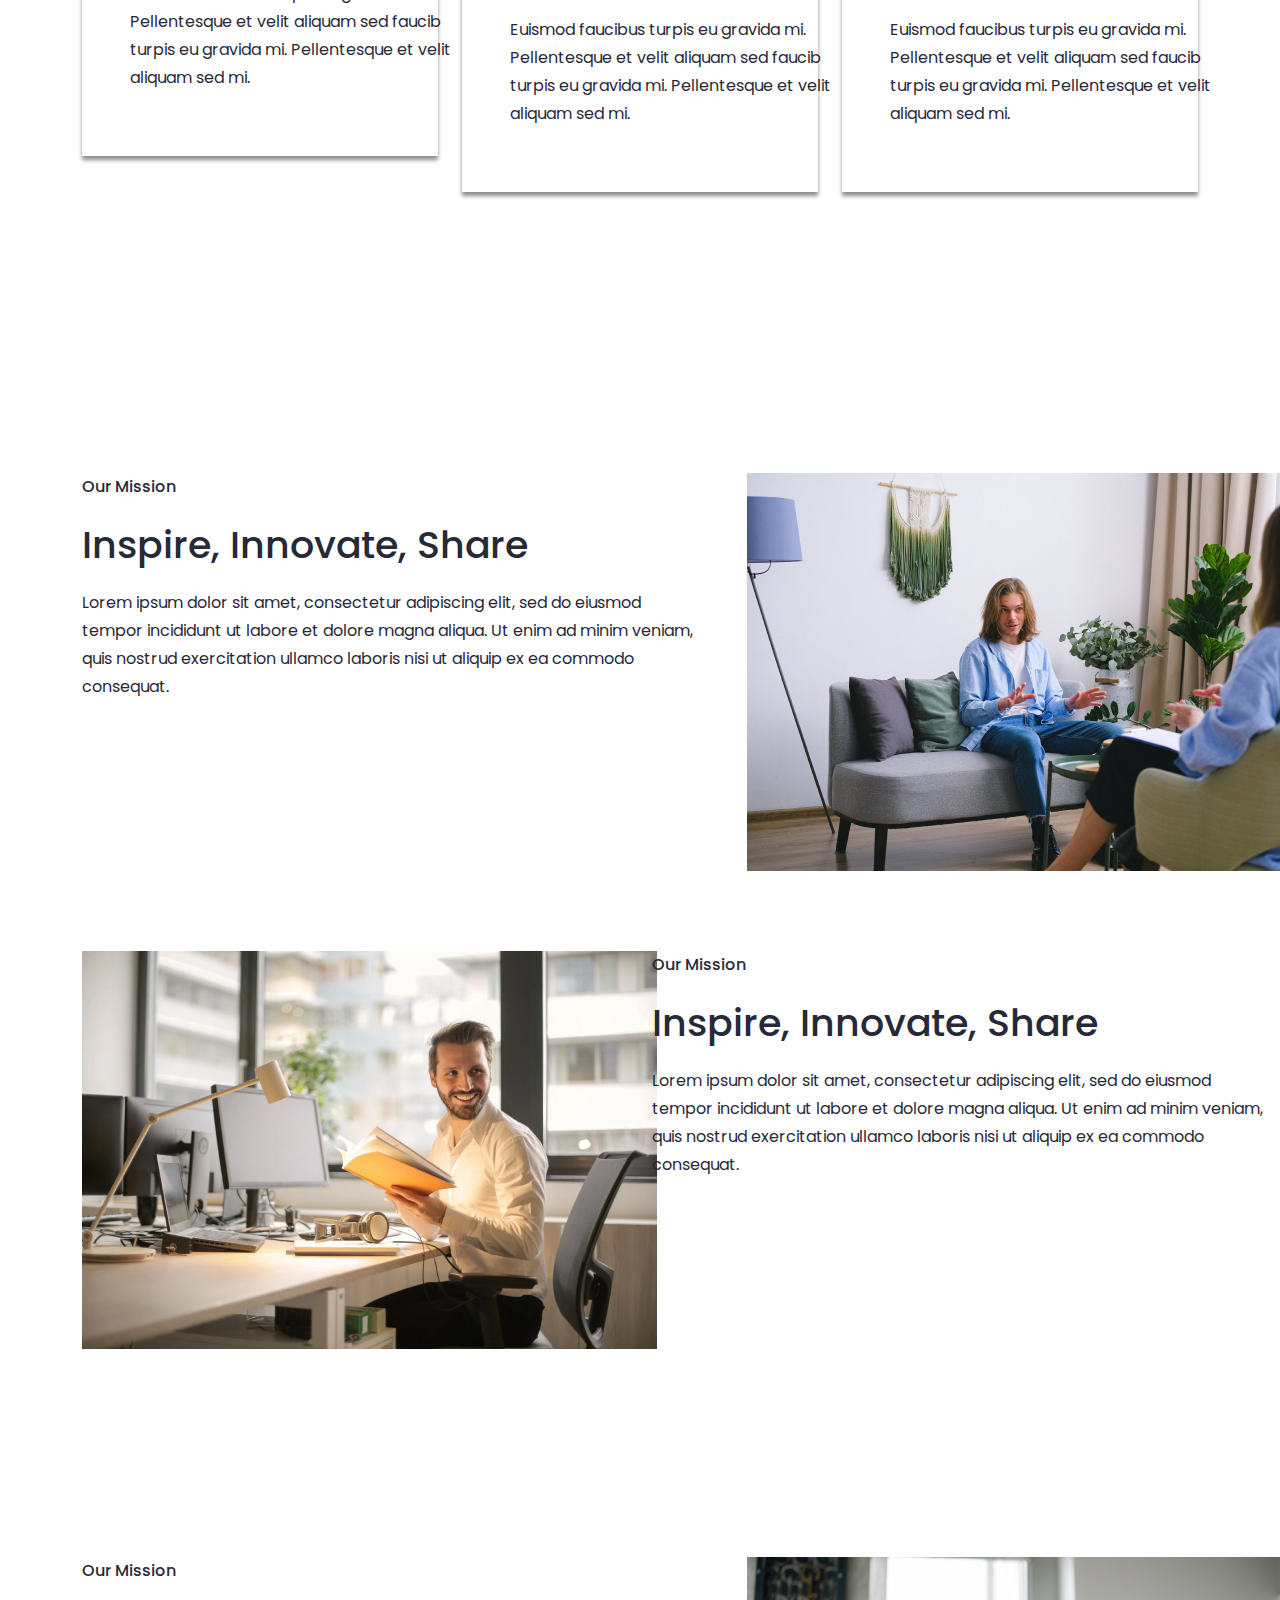
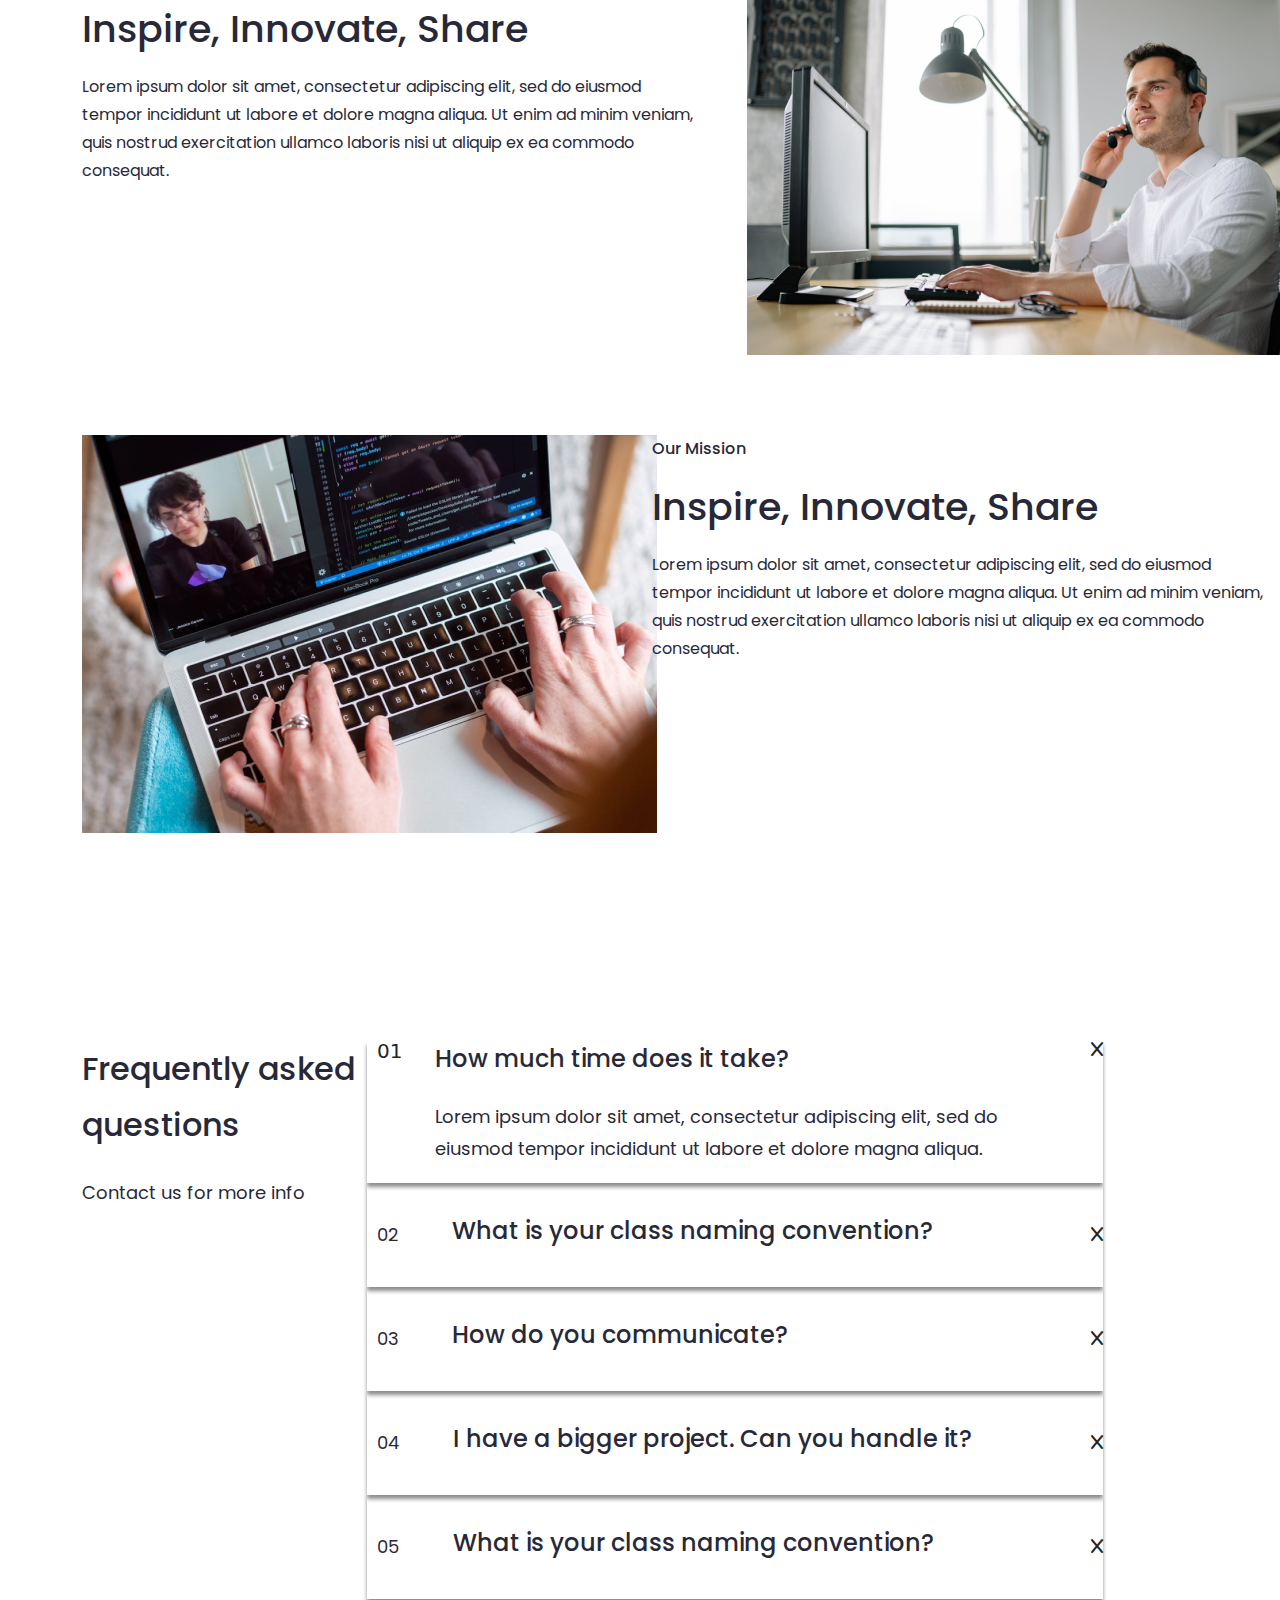
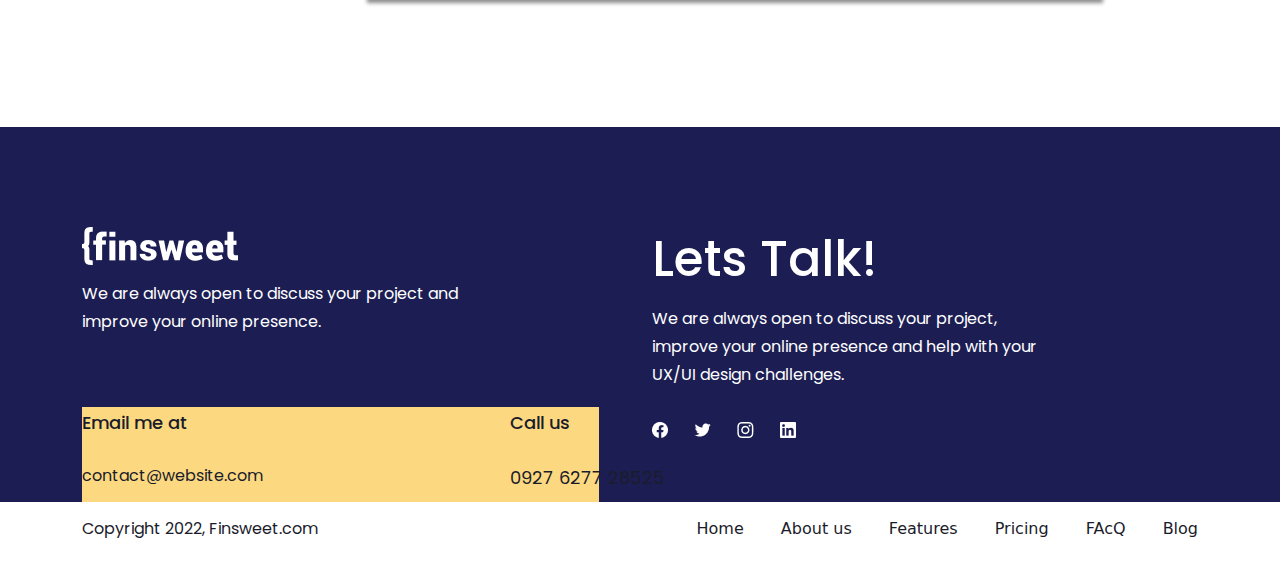
<file: features.html>
<!DOCTYPE html>
<html lang="en">

<head>
    <meta charset="UTF-8">
    <meta name="viewport" content="width=device-width, initial-scale=1.0">
    <link rel="preconnect" href="https://fonts.googleapis.com">
    <link rel="preconnect" href="https://fonts.gstatic.com" crossorigin>
    <link
        href="https://fonts.googleapis.com/css2?family=Manrope:wght@200..800&family=Poppins:ital,wght@0,100;0,200;0,300;0,400;0,500;0,600;0,700;0,800;0,900;1,100;1,200;1,300;1,400;1,500;1,600;1,700;1,800;1,900&display=swap"
        rel="stylesheet">
    <title>Features</title>
    <link rel="stylesheet" href="css/all.min.css">
    <link rel="stylesheet" href="css/bootstrap.min.css">
    <link rel="stylesheet" href="css/features.css">
</head>

<body>
    <!-- NAVBAR PART STAT -->
    <nav class="navbar navbar-expand-lg bg-body-tertiary">
        <div class="container">
            <div class="logo">
                <img src="images/Vector.png" alt="">
            </div>
            <button class="navbar-toggler" type="button" data-bs-toggle="collapse"
                data-bs-target="#navbarSupportedContent" aria-controls="navbarSupportedContent" aria-expanded="false"
                aria-label="Toggle navigation">
                <span class="navbar-toggler-icon"></span>
            </button>
            <div class="collapse navbar-collapse" id="navbarSupportedContent">
                <ul class="navbar-nav m-auto mb-2 mb-lg-0">
                    <li class="nav-item">
                        <a class="nav-link" href="#">Home</a>
                    </li>
                    <li class="nav-item">
                        <a class="nav-link" href="about us.html">About us</a>
                    </li>
                    <li class="nav-item">
                        <a class="nav-link" href="features.html">Features</a>
                    </li>
                    <li class="nav-item">
                        <a class="nav-link" href="pricing.html">Pricing</a>
                    </li>
                    <li class="nav-item">
                        <a class="nav-link" href="#frequently">FAQ</a>
                    </li>
                    <li class="nav-item">
                        <a class="nav-link" href="blog.html">Blog</a>
                    </li>
                </ul>
                <div class="button">
                    <a href="contact.html">Contact us</a>
                </div>

            </div>
        </div>
    </nav>
    <section id="banner">
        <div class="container">
            <div class="row">
                <div class="col-lg-5">
                    <h1>All the features you need</h1>
                    <p>Lorem ipsum dolor sit amet, consectetur adipiscing elit, sed do eiusmod tempor incididunt ut
                        labore et dolore magna aliqua.</p>
                    <div class="nav-btn">
                        <a href="">View Pricing</a>
                    </div>

                </div>
                <div class="col-lg-7">
                    <div class="ban-img">
                        <img src="images/features/Feature Hero Illustration.svg" alt="">
                    </div>
                </div>
            </div>
        </div>
    </section>
    <!-- FIGMA PART START -->
    <section id="figma">
        <div class="container">
            <div class="row">
                <div class="col-lg-12">
                    <div class="one">
                        <h2>100.000+</h2>
                        <h3>Figma Users</h3>
                    </div>
                    <div class="two">
                        <img src="images/features/Logo 1.png" alt="">
                    </div>
                    <div class="three">
                        <img src="images/features/Logo 2.png" alt="">
                    </div>
                    <div class="four">
                        <img src="images/features/Logo 3.png" alt="">
                    </div>
                    <div class="five">
                        <img src="images/features/Logo 4.png" alt="">
                    </div>
                    <div class="six">
                        <img src="images/features/Logo 5.png" alt="">
                    </div>
                </div>
            </div>
        </div>
    </section>
    <!-- FIGMA PART END -->
    <!-- BENEFITS PART START -->
    <section id="features">
        <div class="container">
            <div class="features-text">
                <h2>The benefits of working with our team</h2>
            </div>
            <div class="row">
                <div class="features-one col-lg-4">
                    <div class="one">
                        <i class="fa-solid fa-people-group"></i>
                        <h2>Uses Client First</h2>
                        <p>Euismod faucibus turpis eu gravida mi. Pellentesque et velit aliquam sed faucib turpis eu
                            gravida
                            mi. Pellentesque et velit aliquam sed mi. </p>
                    </div>
                </div>
                <div class="features-one col-lg-4">
                    <div class="one">
                        <i class="fa-solid fa-circle-check"></i>
                        <h2>Two Free Revision Round</h2>
                        <p>Euismod faucibus turpis eu gravida mi. Pellentesque et velit aliquam sed faucib turpis eu
                            gravida mi. Pellentesque et velit aliquam sed mi. </p>
                    </div>
                </div>
                <div class="features-one col-lg-4">
                    <div class="one">
                        <i class="fa-solid fa-pen-ruler"></i>
                        <h2>Template Customization</h2>
                        <p>Euismod faucibus turpis eu gravida mi. Pellentesque et velit aliquam sed faucib turpis eu
                            gravida mi. Pellentesque et velit aliquam sed mi. </p>
                    </div>
                </div>
            </div>

        </div>
    </section>
    <!-- BENEFITS PART END -->
    <!-- CLIENT PART END -->
    <section id="mission">
        <div class="container">
            <div class="row">
                <div class="col-lg-6">
                    <h5>Our Mission </h5>
                    <h2>Inspire, Innovate, Share</h2>
                    <p>Lorem ipsum dolor sit amet, consectetur adipiscing elit, sed do eiusmod tempor incididunt ut
                        labore et dolore magna aliqua. Ut enim ad minim veniam, quis nostrud exercitation ullamco
                        laboris nisi ut aliquip ex ea commodo consequat.</p>
                </div>
                <div class="col-lg-5">
                    <img src="images/features/man-explaining-problems-to-faceless-psychologist-7176030.png" alt="">
                </div>
            </div>
            <div class="row">
                <div class="col-lg-5">
                    <img src="images/features/photo-of-man-holding-a-book-927022.png" alt="">
                </div>
                <div class="col-lg-6">
                    <h5>Our Mission </h5>
                    <h2>Inspire, Innovate, Share</h2>
                    <p>Lorem ipsum dolor sit amet, consectetur adipiscing elit, sed do eiusmod tempor incididunt ut
                        labore et dolore magna aliqua. Ut enim ad minim veniam, quis nostrud exercitation ullamco
                        laboris nisi ut aliquip ex ea commodo consequat.</p>
                </div>

            </div>
        </div>
    </section>
    <!-- CLIENT PART START -->
    <!-- SUPPORT PART START -->
    <section id="mission">
        <div class="container">
            <div class="row">
                <div class="col-lg-6">
                    <h5>Our Mission </h5>
                    <h2>Inspire, Innovate, Share</h2>
                    <p>Lorem ipsum dolor sit amet, consectetur adipiscing elit, sed do eiusmod tempor incididunt ut
                        labore et dolore magna aliqua. Ut enim ad minim veniam, quis nostrud exercitation ullamco
                        laboris nisi ut aliquip ex ea commodo consequat.</p>
                </div>
                <div class="col-lg-5">
                    <img src="images/features/a-man-working-in-a-call-center-8867431.png" alt="">
                </div>
            </div>
            <div class="row">
                <div class="col-lg-5">
                    <img src="images/features/person-using-macbook-pro-3861964.png" alt="">
                </div>
                <div class="col-lg-6">
                    <h5>Our Mission </h5>
                    <h2>Inspire, Innovate, Share</h2>
                    <p>Lorem ipsum dolor sit amet, consectetur adipiscing elit, sed do eiusmod tempor incididunt ut
                        labore et dolore magna aliqua. Ut enim ad minim veniam, quis nostrud exercitation ullamco
                        laboris nisi ut aliquip ex ea commodo consequat.</p>
                </div>

            </div>
        </div>
    </section>
    <!-- SUPPORT PART END -->
    <!--ASKED PART END -->
    <section id="frequently">
        <div class="container">
            <div class="row">
                <div class="col-lg-3">
                    <h2>Frequently asked questions</h2>
                    <p>Contact us for more info</p>
                </div>
                <div class="col-lg-8">
                    <div class="freq-right">
                        <div class="one">
                            <h5>01</h5>
                            <div class="one-text">
                                <h3>How much time does it take?</h3>
                                <p>Lorem ipsum dolor sit amet, consectetur adipiscing elit, sed do eiusmod tempor
                                    incididunt
                                    ut labore et dolore magna aliqua.</p>
                            </div>
                            <i class="fa-solid fa-x"></i>
                        </div>
                        <div class="freq-two">
                            <div class="freq-two-text">
                                <p>02</p>
                                <h3>What is your class naming convention?</h3>
                            </div>
                            <div class="icon">
                                <i class="fa-solid fa-x"></i>
                            </div>
                        </div>
                        <div class="freq-three">
                            <div class="freq-three-text">
                                <p>03</p>
                                <h3>How do you communicate?</h3>
                            </div>
                            <div class="icon">
                                <i class="fa-solid fa-x"></i>
                            </div>
                        </div>
                        <div class="freq-four">
                            <div class="freq-four-text">
                                <p>04</p>
                                <h3>I have a bigger project. Can you handle it?</h3>
                            </div>
                            <div class="icon">
                                <i class="fa-solid fa-x"></i>
                            </div>
                        </div>
                        <div class="freq-five">
                            <div class="freq-five-text">
                                <p>05</p>
                                <h3>What is your class naming convention?</h3>
                            </div>
                            <div class="icon">
                                <i class="fa-solid fa-x"></i>
                            </div>
                        </div>
                    </div>

                </div>
            </div>
        </div>
    </section>
    <!--ASKED PART START -->
     <!-- FOOTER PART START -->
     <section id="footer">
        <div class="container">
            <div class="row">
                <div class="col-lg-6">
                    <div class="footer-logo">
                        <img src="images/Logo.png" alt="">
                        <p>We are always open to discuss your project and improve your online presence.</p>
                        <div class="footer-email">
                            <div class="me">
                                <h2>Email me at</h2>
                                <p>contact@website.com</p>
                            </div>
                            <div class="call">
                                <h2>Call us</h2>
                                <p>0927 6277 28525</p>
                            </div>
                        </div>
                    </div>
                </div>
                <div class="col-lg-6">
                    <div class="footer-lets">
                        <h3>Lets Talk!</h3>
                        <p>We are always open to discuss your project, improve your online presence and help with your
                            UX/UI design challenges.</p>
                            <img src="images/Social Media Icon.png" alt="">
                    </div>
                </div>
            </div>
        </div>
    </section>
    <!-- FOOTER PART END -->
     <!-- LAST PART START -->
      <section id="last">
        <div class="container">
            <div class="last-details">
                <div class="copy">
                    <p>Copyright 2022, Finsweet.com</p>
                </div>
                <div class="items">
                    <a href="">Home</a>
                    <a href="">About us</a>
                    <a href="">Features</a>
                    <a href="">Pricing</a>
                    <a href="">FAcQ</a>
                    <a href="">Blog</a>
                </div>
            </div>
        </div>
      </section>
      <!-- LAST PART END -->
    <!-- BANNER PART END -->
    <!-- BANNER PART START -->
    <!-- BANNER PART END -->
    <script src="js/bootstrap.bundle.min.js"></script>
</body>

</html>
</file>
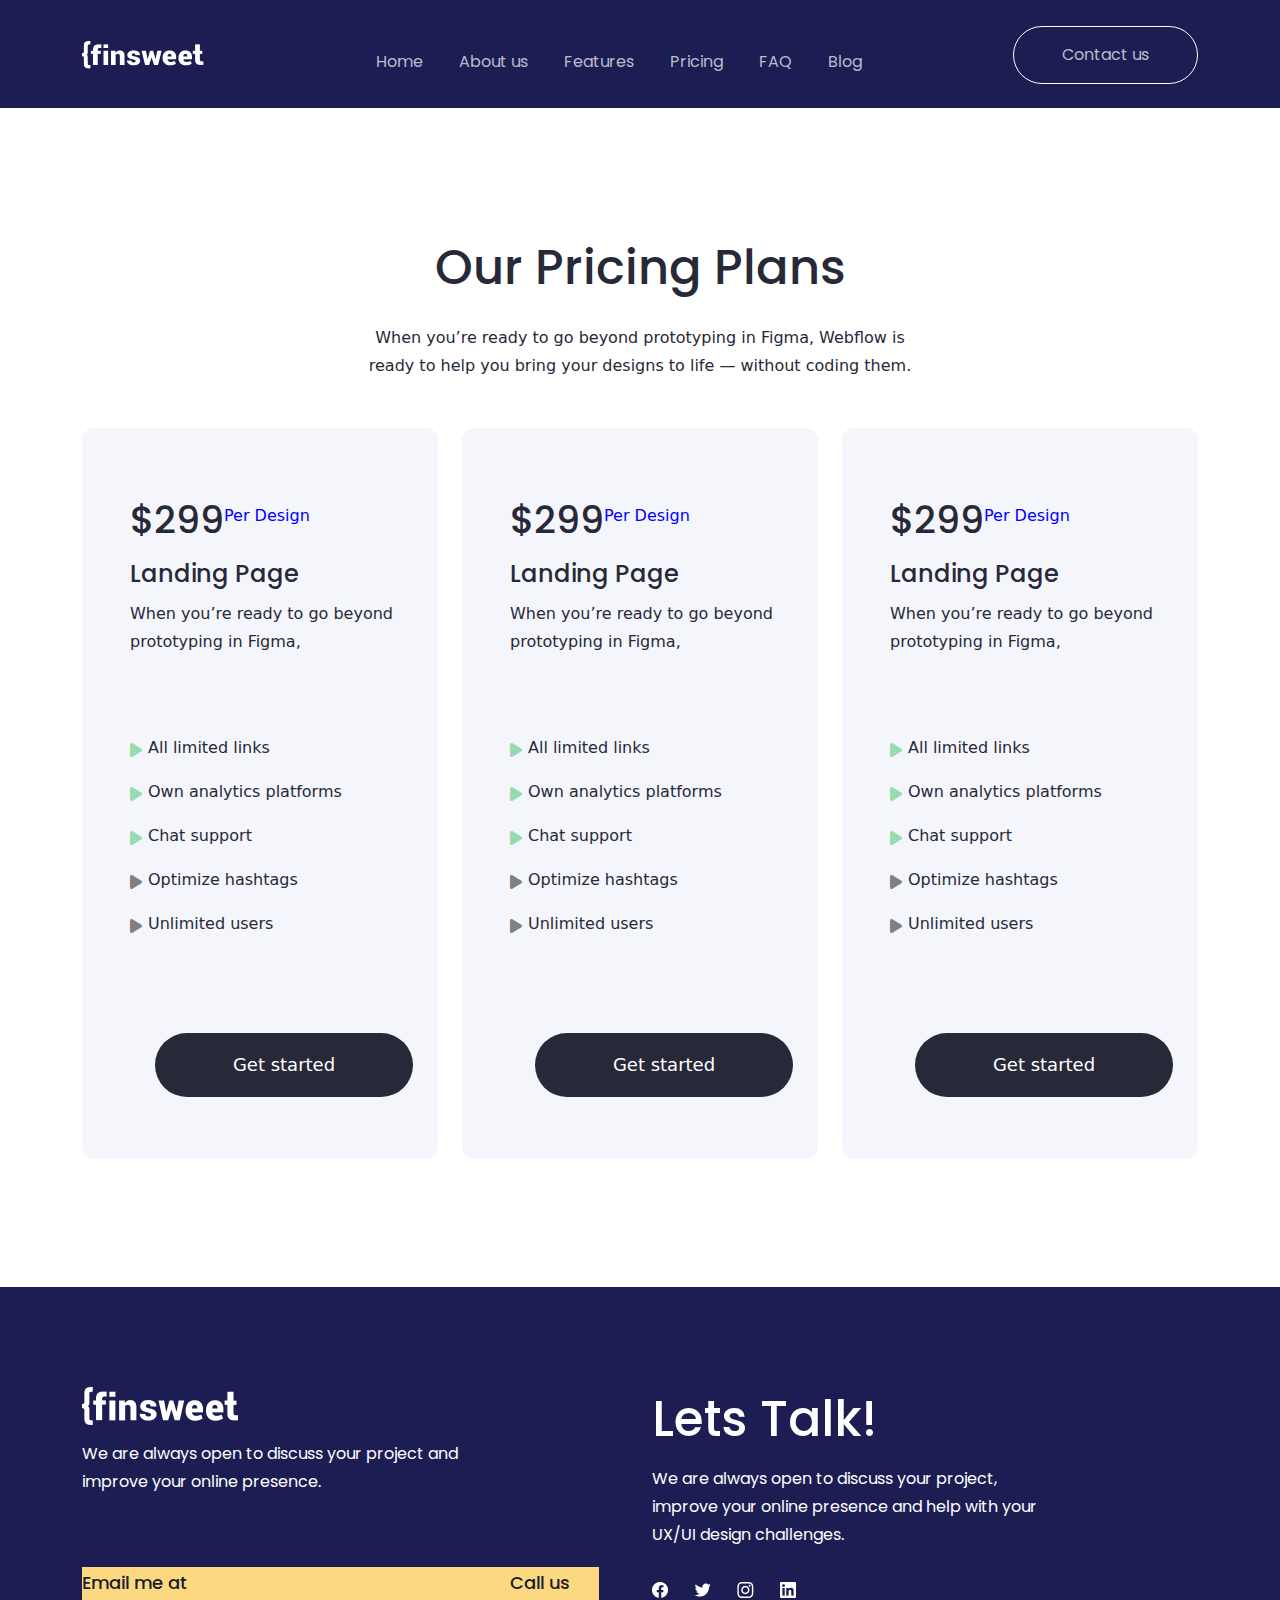
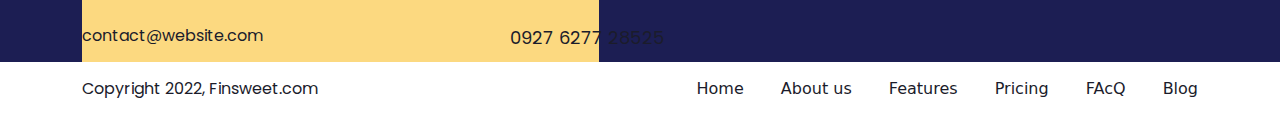
<file: pricing.html>
<!DOCTYPE html>
<html lang="en">

<head>
    <meta charset="UTF-8">
    <meta name="viewport" content="width=device-width, initial-scale=1.0">
    <link rel="preconnect" href="https://fonts.googleapis.com">
    <link rel="preconnect" href="https://fonts.gstatic.com" crossorigin>
    <link
        href="https://fonts.googleapis.com/css2?family=Manrope:wght@200..800&family=Poppins:ital,wght@0,100;0,200;0,300;0,400;0,500;0,600;0,700;0,800;0,900;1,100;1,200;1,300;1,400;1,500;1,600;1,700;1,800;1,900&display=swap"
        rel="stylesheet">
    <title>Pricing</title>
    <link rel="stylesheet" href="css/all.min.css">
    <link rel="stylesheet" href="css/bootstrap.min.css">
    <link rel="stylesheet" href="css/priching.css">
</head>

<body>
    <!-- NAVBAR PART STAT -->
    <nav class="navbar navbar-expand-lg bg-body-tertiary">
        <div class="container">
            <div class="logo">
                <img src="images/Vector.png" alt="">
            </div>
            <button class="navbar-toggler" type="button" data-bs-toggle="collapse"
                data-bs-target="#navbarSupportedContent" aria-controls="navbarSupportedContent" aria-expanded="false"
                aria-label="Toggle navigation">
                <span class="navbar-toggler-icon"></span>
            </button>
            <div class="collapse navbar-collapse" id="navbarSupportedContent">
                <ul class="navbar-nav m-auto mb-2 mb-lg-0">
                    <li class="nav-item">
                        <a class="nav-link" href="#">Home</a>
                    </li>
                    <li class="nav-item">
                        <a class="nav-link" href="about us.html">About us</a>
                    </li>
                    <li class="nav-item">
                        <a class="nav-link" href="features.html">Features</a>
                    </li>
                    <li class="nav-item">
                        <a class="nav-link" href="pricing.html">Pricing</a>
                    </li>
                    <li class="nav-item">
                        <a class="nav-link" href="#frequently">FAQ</a>
                    </li>
                    <li class="nav-item">
                        <a class="nav-link" href="blog.html">Blog</a>
                    </li>
                </ul>
                <div class="button">
                    <a href="contact.html">Contact us</a>
                </div>

            </div>
        </div>
    </nav>
    <!-- PRICING PART START -->
    <section id="pricing">
        <div class="container">
            <div class="big-circle"></div>
            <h2>Our Pricing Plans</h2>
            <p>When you’re ready to go beyond prototyping in Figma, Webflow is ready to help you bring your designs to
                life — without coding them.</p>
            <div class="row">
                <div class="col-lg-4">
                   <div class="col-wraper">
                    <div class="design">
                        <h2>$299</h2>
                        <p>Per Design</p>
                    </div>
                    <div class="text">
                        <h2>Landing Page </h2>
                        <p>When you’re ready to go beyond prototyping in Figma, </p>
                    </div>
                    <div class="list">
                        <i class="fa-solid fa-play"></i>
                        <p>All limited links</p>
                    </div>
                    <div class="list">
                        <i class="fa-solid fa-play"></i>
                        <p>Own analytics platforms</p>
                    </div>
                    <div class="list">
                        <i class="fa-solid fa-play"></i>
                        <p>Chat support</p>
                    </div>
                    <div class="item">
                        <i class="fa-solid fa-play"></i>
                        <p>Optimize hashtags</p>
                    </div>
                    <div class="item">
                        <i class="fa-solid fa-play"></i>
                        <p>Unlimited users</p>
                    </div>
                    <div class="button">
                        <a href="">Get started</a>
                    </div>
                   </div>
                </div>
                <div class="col-lg-4">
                    <div class="col-wraper">
                        <div class="design">
                            <h2>$299</h2>
                            <p>Per Design</p>
                        </div>
                        <div class="text">
                            <h2>Landing Page </h2>
                            <p>When you’re ready to go beyond prototyping in Figma, </p>
                        </div>
                        <div class="list">
                            <i class="fa-solid fa-play"></i>
                            <p>All limited links</p>
                        </div>
                        <div class="list">
                            <i class="fa-solid fa-play"></i>
                            <p>Own analytics platforms</p>
                        </div>
                        <div class="list">
                            <i class="fa-solid fa-play"></i>
                            <p>Chat support</p>
                        </div>
                        <div class="item">
                            <i class="fa-solid fa-play"></i>
                            <p>Optimize hashtags</p>
                        </div>
                        <div class="item">
                            <i class="fa-solid fa-play"></i>
                            <p>Unlimited users</p>
                        </div>
                        <div class="button">
                            <a href="">Get started</a>
                        </div>
                    </div>
                </div>
                <div class="col-lg-4">
                    <div class="col-wraper">
                        <div class="design">
                            <h2>$299</h2>
                            <p>Per Design</p>
                        </div>
                        <div class="text">
                            <h2>Landing Page </h2>
                            <p>When you’re ready to go beyond prototyping in Figma, </p>
                        </div>
                        <div class="list">
                            <i class="fa-solid fa-play"></i>
                            <p>All limited links</p>
                        </div>
                        <div class="list">
                            <i class="fa-solid fa-play"></i>
                            <p>Own analytics platforms</p>
                        </div>
                        <div class="list">
                            <i class="fa-solid fa-play"></i>
                            <p>Chat support</p>
                        </div>
                        <div class="item">
                            <i class="fa-solid fa-play"></i>
                            <p>Optimize hashtags</p>
                        </div>
                        <div class="item">
                            <i class="fa-solid fa-play"></i>
                            <p>Unlimited users</p>
                        </div>
                        <div class="button">
                            <a href="">Get started</a>
                        </div>
                    </div>
                </div>
            </div>
        </div>
    </section>
    <!-- PRICING PART END -->
     <!-- FOOTER PART START -->
    <section id="footer">
        <div class="container">
            <div class="row">
                <div class="col-lg-6">
                    <div class="footer-logo">
                        <img src="images/Logo.png" alt="">
                        <p>We are always open to discuss your project and improve your online presence.</p>
                        <div class="footer-email">
                            <div class="me">
                                <h2>Email me at</h2>
                                <p>contact@website.com</p>
                            </div>
                            <div class="call">
                                <h2>Call us</h2>
                                <p>0927 6277 28525</p>
                            </div>
                        </div>
                    </div>
                </div>
                <div class="col-lg-6">
                    <div class="footer-lets">
                        <h3>Lets Talk!</h3>
                        <p>We are always open to discuss your project, improve your online presence and help with your
                            UX/UI design challenges.</p>
                            <img src="images/Social Media Icon.png" alt="">
                    </div>
                </div>
            </div>
        </div>
    </section>
    <!-- FOOTER PART END -->
     <!-- LAST PART START -->
      <section id="last">
        <div class="container">
            <div class="last-details">
                <div class="copy">
                    <p>Copyright 2022, Finsweet.com</p>
                </div>
                <div class="items">
                    <a href="">Home</a>
                    <a href="">About us</a>
                    <a href="">Features</a>
                    <a href="">Pricing</a>
                    <a href="">FAcQ</a>
                    <a href="">Blog</a>
                </div>
            </div>
        </div>
      </section>
      <!-- LAST PART END -->
    <script src="js/bootstrap.bundle.min.js"></script>
</body>

</html>
</file>
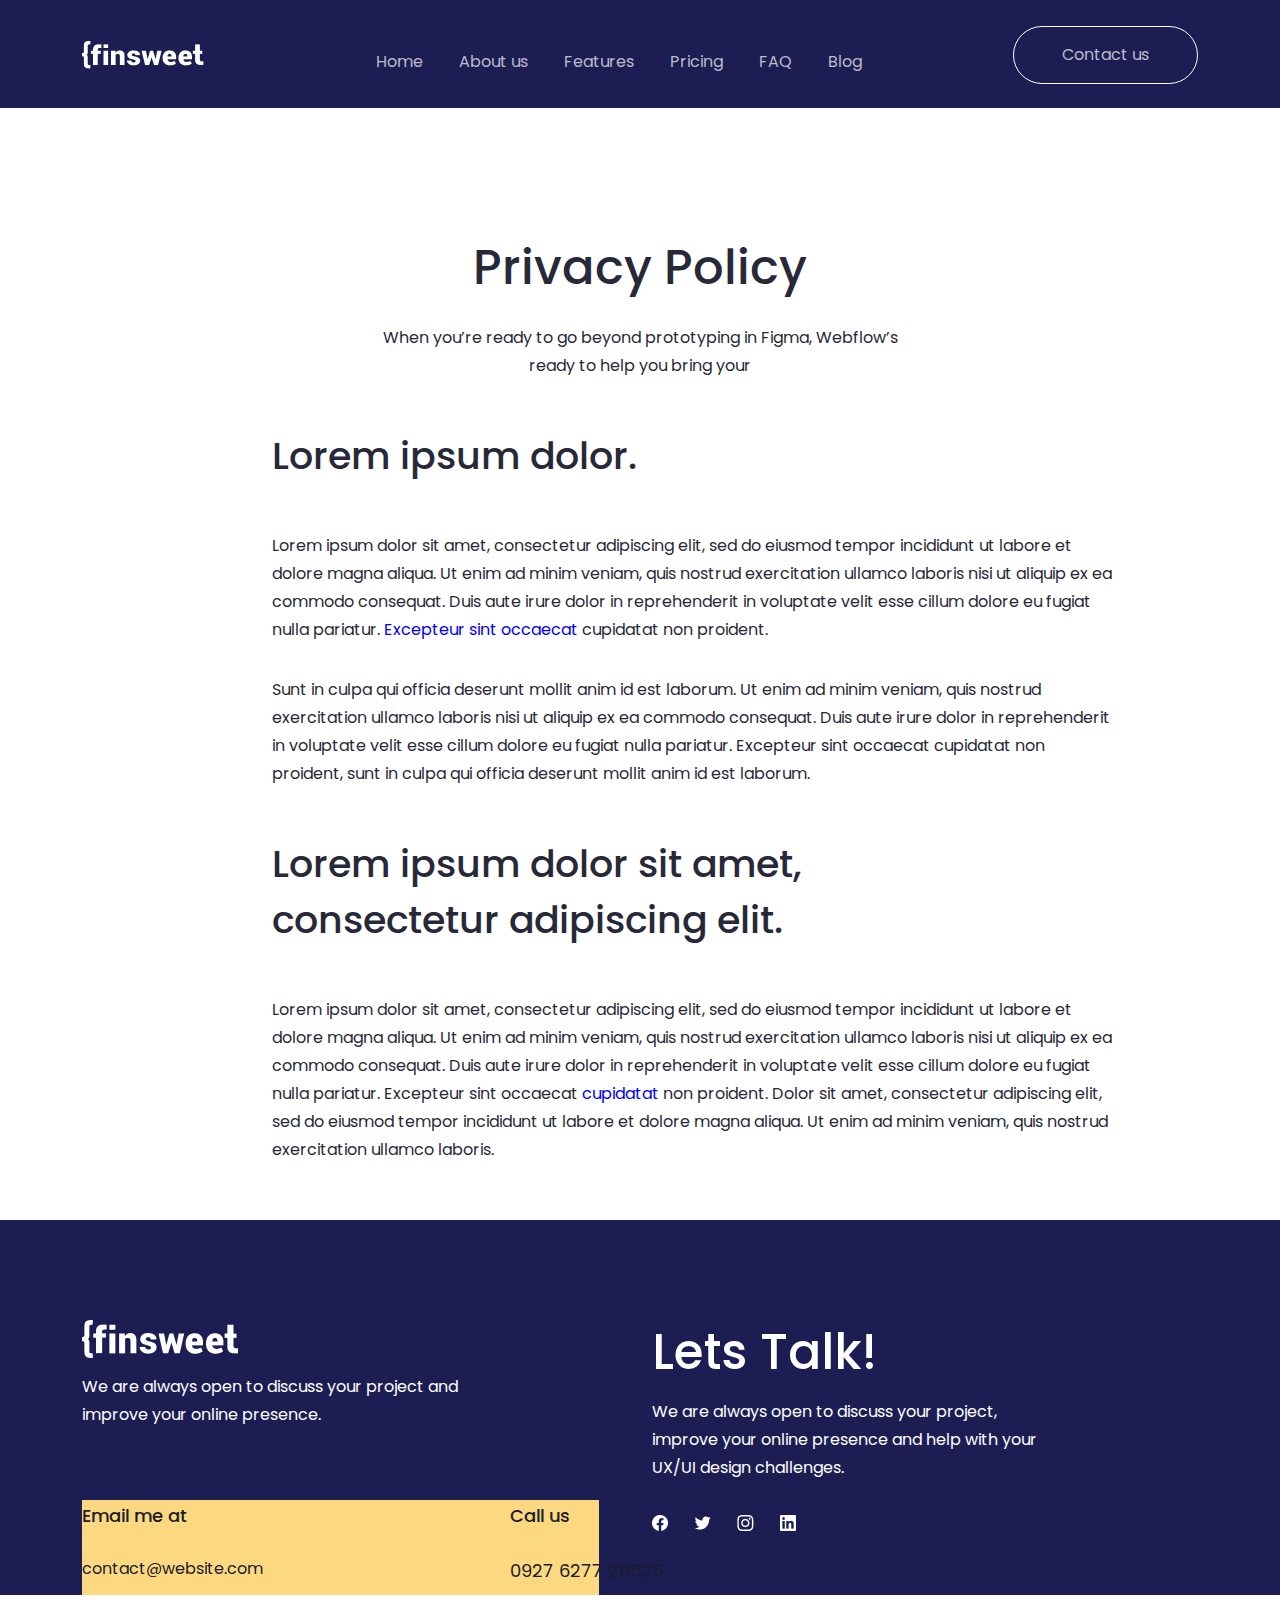
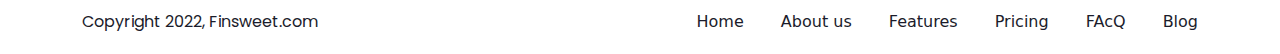
<file: privacy.html>
<!DOCTYPE html>
<html lang="en">

<head>
    <meta charset="UTF-8">
    <meta name="viewport" content="width=device-width, initial-scale=1.0">
    <link rel="preconnect" href="https://fonts.googleapis.com">
    <link rel="preconnect" href="https://fonts.gstatic.com" crossorigin>
    <link
        href="https://fonts.googleapis.com/css2?family=Manrope:wght@200..800&family=Poppins:ital,wght@0,100;0,200;0,300;0,400;0,500;0,600;0,700;0,800;0,900;1,100;1,200;1,300;1,400;1,500;1,600;1,700;1,800;1,900&display=swap"
        rel="stylesheet">
    <title>Privacy</title>
    <link rel="stylesheet" href="css/all.min.css">
    <link rel="stylesheet" href="css/bootstrap.min.css">
    <link rel="stylesheet" href="css/privacy.css">
</head>

<body>
    <!-- NAVBAR PART STAT -->
    <nav class="navbar navbar-expand-lg bg-body-tertiary">
        <div class="container">
            <div class="logo">
                <img src="images/Vector.png" alt="">
            </div>
            <button class="navbar-toggler" type="button" data-bs-toggle="collapse"
                data-bs-target="#navbarSupportedContent" aria-controls="navbarSupportedContent" aria-expanded="false"
                aria-label="Toggle navigation">
                <span class="navbar-toggler-icon"></span>
            </button>
            <div class="collapse navbar-collapse" id="navbarSupportedContent">
                <ul class="navbar-nav m-auto mb-2 mb-lg-0">
                    <li class="nav-item">
                        <a class="nav-link" href="#">Home</a>
                    </li>
                    <li class="nav-item">
                        <a class="nav-link" href="about us.html">About us</a>
                    </li>
                    <li class="nav-item">
                        <a class="nav-link" href="features.html">Features</a>
                    </li>
                    <li class="nav-item">
                        <a class="nav-link" href="pricing.html">Pricing</a>
                    </li>
                    <li class="nav-item">
                        <a class="nav-link" href="#frequently">FAQ</a>
                    </li>
                    <li class="nav-item">
                        <a class="nav-link" href="blog.html">Blog</a>
                    </li>
                </ul>
                <div class="button">
                    <a href="contact.html">Contact us</a>
                </div>

            </div>
        </div>
    </nav>
    <!-- PRIVACY PART START -->
    <section id="privacy">
        <div class="container">
            <div class="row">
                <div class="col-lg-8 m-auto">
                    <h2>Privacy Policy</h2>
                    <p>When you’re ready to go beyond prototyping in Figma, Webflow’s ready to help you bring your </p>
                    <div class="dolor">
                        <h2>Lorem ipsum dolor.</h2>
                        <p>Lorem ipsum dolor sit amet, consectetur adipiscing elit, sed do eiusmod tempor incididunt ut
                            labore et dolore magna aliqua. Ut enim ad minim veniam, quis nostrud exercitation ullamco
                            laboris nisi ut aliquip ex ea commodo consequat. Duis aute irure dolor in reprehenderit in
                            voluptate velit esse cillum dolore eu fugiat nulla pariatur. <span
                                style="color: blue;">Excepteur sint occaecat</span>
                            cupidatat non proident.</p>
                        <p>Sunt in culpa qui officia deserunt mollit anim id est laborum. Ut enim ad minim veniam, quis
                            nostrud exercitation ullamco laboris nisi ut aliquip ex ea commodo consequat. Duis aute
                            irure dolor in reprehenderit in voluptate velit esse cillum dolore eu fugiat nulla pariatur.
                            Excepteur sint occaecat cupidatat non proident, sunt in culpa qui officia deserunt mollit
                            anim id est laborum.</p>
                    </div>
                    <div class="elit">
                        <h2>Lorem ipsum dolor sit amet, consectetur adipiscing elit.</h2>
                        <p>Lorem ipsum dolor sit amet, consectetur adipiscing elit, sed do eiusmod tempor incididunt ut
                            labore et dolore magna aliqua. Ut enim ad minim veniam, quis nostrud exercitation ullamco
                            laboris nisi ut aliquip ex ea commodo consequat. Duis aute irure dolor in reprehenderit in
                            voluptate velit esse cillum dolore eu fugiat nulla pariatur. Excepteur sint occaecat
                            <span style="color: blue;">cupidatat</span> non proident. Dolor sit amet, consectetur
                            adipiscing elit, sed do eiusmod tempor
                            incididunt ut labore et dolore magna aliqua. Ut enim ad minim veniam, quis nostrud
                            exercitation ullamco laboris.
                        </p>
                    </div>
                </div>
            </div>
        </div>
    </section>
    <!-- PRIVACY PART END -->
     <!-- FOOTER PART START -->
    <section id="footer">
        <div class="container">
            <div class="row">
                <div class="col-lg-6">
                    <div class="footer-logo">
                        <img src="images/Logo.png" alt="">
                        <p>We are always open to discuss your project and improve your online presence.</p>
                        <div class="footer-email">
                            <div class="me">
                                <h2>Email me at</h2>
                                <p>contact@website.com</p>
                            </div>
                            <div class="call">
                                <h2>Call us</h2>
                                <p>0927 6277 28525</p>
                            </div>
                        </div>
                    </div>
                </div>
                <div class="col-lg-6">
                    <div class="footer-lets">
                        <h3>Lets Talk!</h3>
                        <p>We are always open to discuss your project, improve your online presence and help with your
                            UX/UI design challenges.</p>
                            <img src="images/Social Media Icon.png" alt="">
                    </div>
                </div>
            </div>
        </div>
    </section>
    <!-- FOOTER PART END -->
     <!-- LAST PART START -->
      <section id="last">
        <div class="container">
            <div class="last-details">
                <div class="copy">
                    <p>Copyright 2022, Finsweet.com</p>
                </div>
                <div class="items">
                    <a href="">Home</a>
                    <a href="">About us</a>
                    <a href="">Features</a>
                    <a href="">Pricing</a>
                    <a href="">FAcQ</a>
                    <a href="">Blog</a>
                </div>
            </div>
        </div>
      </section>
      <!-- LAST PART END -->
    <script src="js/bootstrap.bundle.min.js"></script>
</body>

</html>
</file>
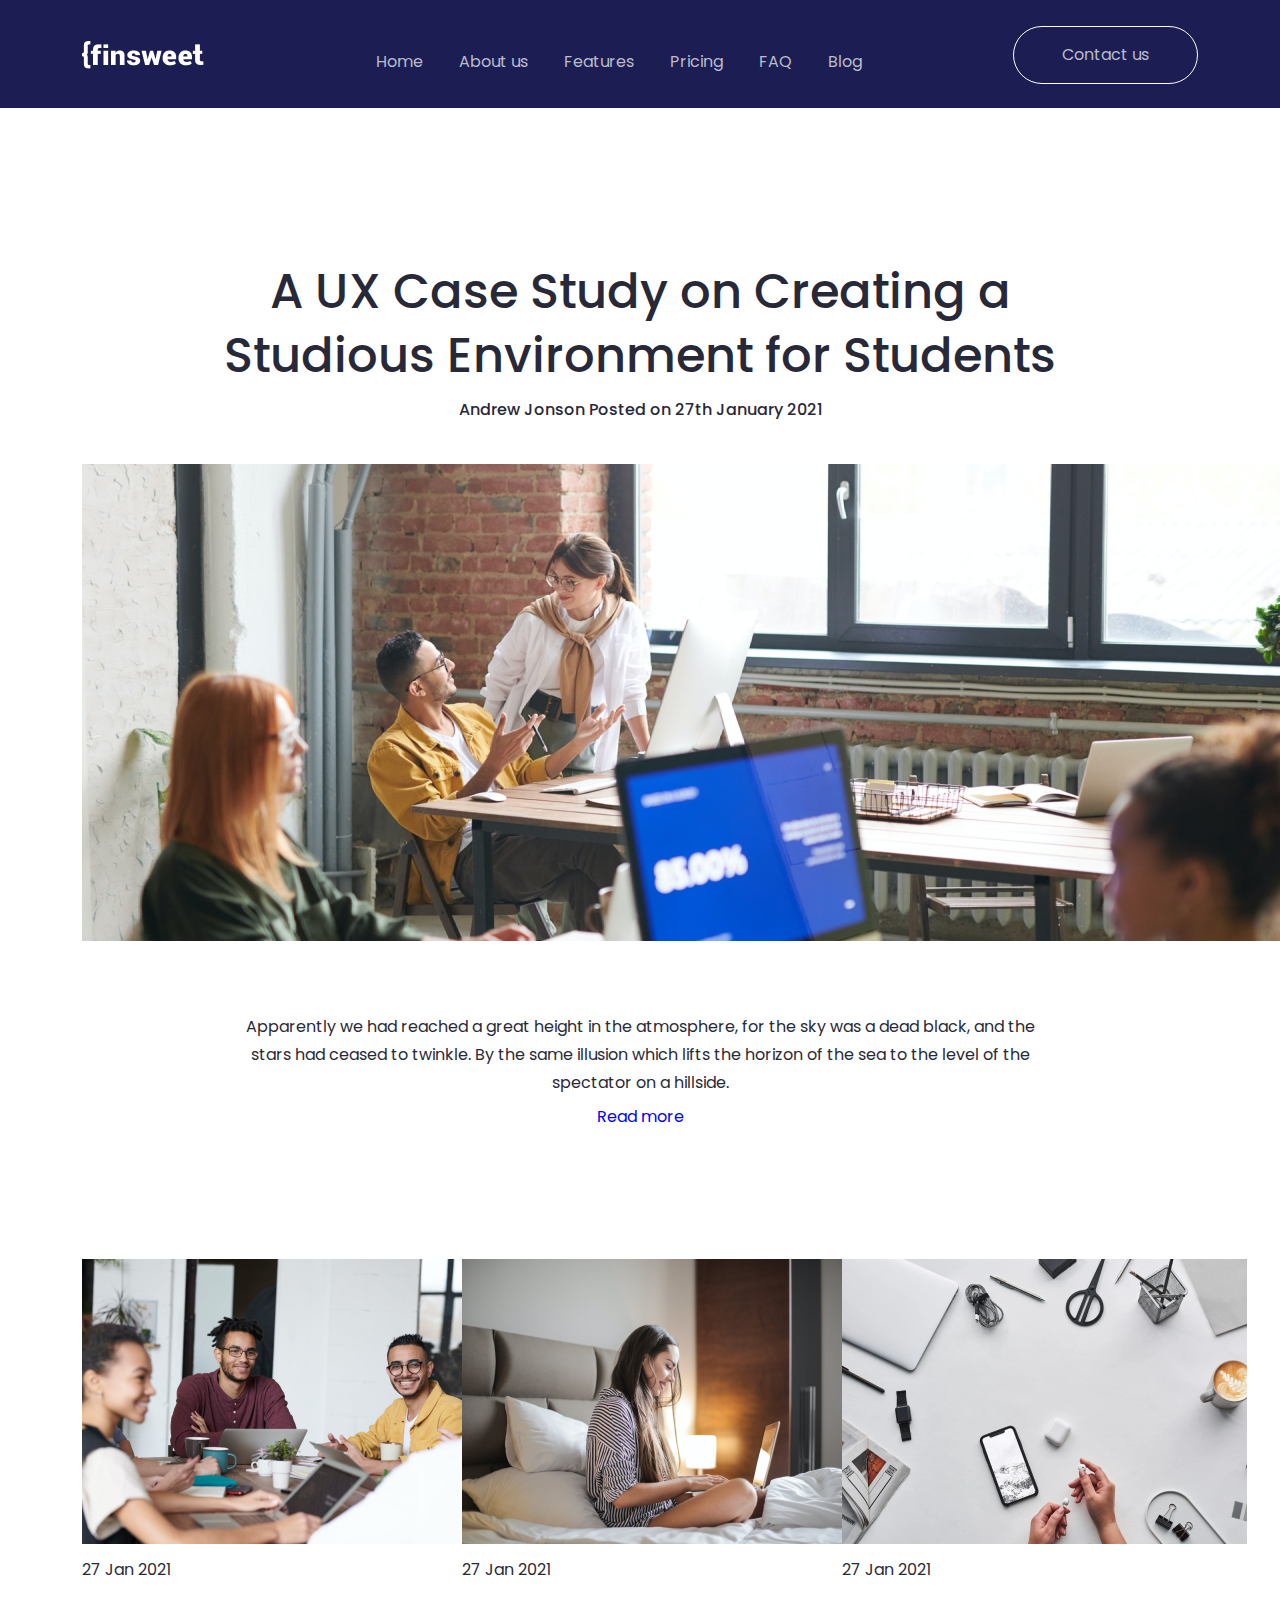
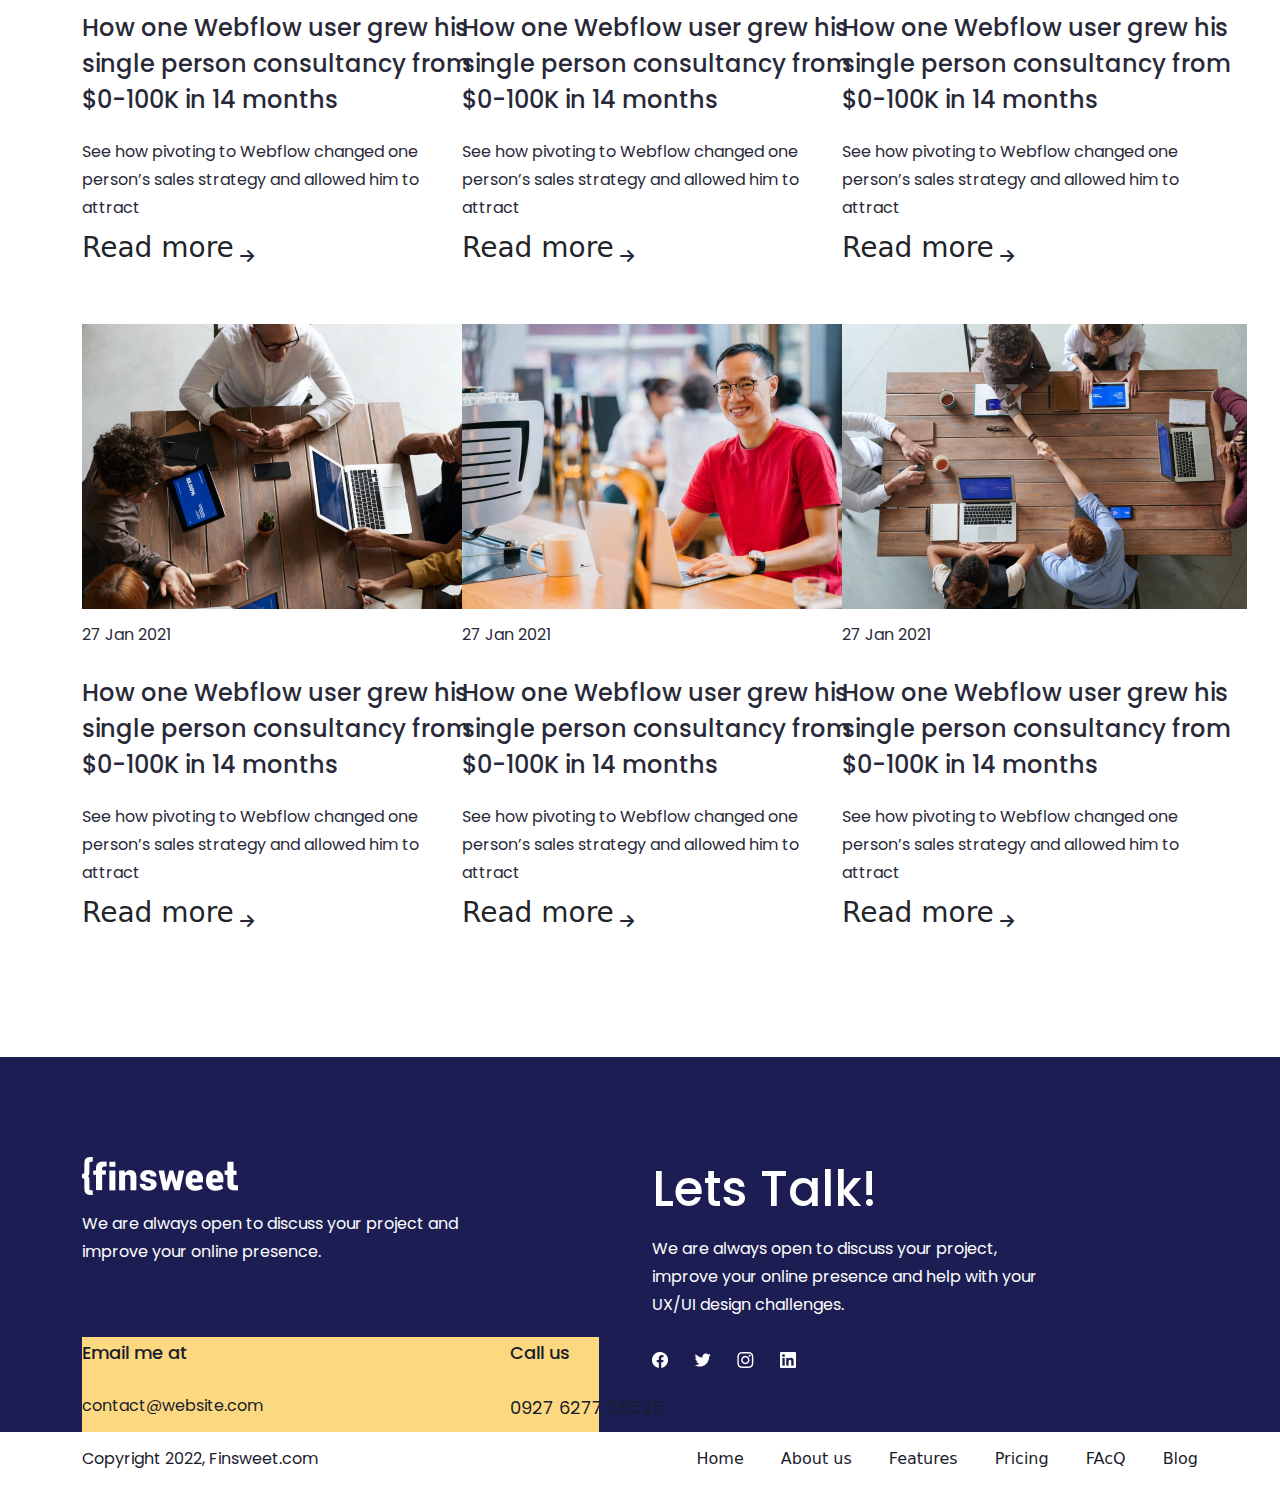
<file: read-blog.html>
<!DOCTYPE html>
<html lang="en">

<head>
    <meta charset="UTF-8">
    <meta name="viewport" content="width=device-width, initial-scale=1.0">
    <link rel="preconnect" href="https://fonts.googleapis.com">
    <link rel="preconnect" href="https://fonts.gstatic.com" crossorigin>
    <link
        href="https://fonts.googleapis.com/css2?family=Manrope:wght@200..800&family=Poppins:ital,wght@0,100;0,200;0,300;0,400;0,500;0,600;0,700;0,800;0,900;1,100;1,200;1,300;1,400;1,500;1,600;1,700;1,800;1,900&display=swap"
        rel="stylesheet">
    <title>Document</title>
    <link rel="stylesheet" href="css/all.min.css">
    <link rel="stylesheet" href="css/bootstrap.min.css">
    <link rel="stylesheet" href="css/read-blog.css">
</head>

<body>
   <!-- NAVBAR PART STAT -->
   <nav class="navbar navbar-expand-lg bg-body-tertiary">
    <div class="container">
        <div class="logo">
            <img src="images/Vector.png" alt="">
        </div>
        <button class="navbar-toggler" type="button" data-bs-toggle="collapse"
            data-bs-target="#navbarSupportedContent" aria-controls="navbarSupportedContent" aria-expanded="false"
            aria-label="Toggle navigation">
            <span class="navbar-toggler-icon"></span>
        </button>
        <div class="collapse navbar-collapse" id="navbarSupportedContent">
            <ul class="navbar-nav m-auto mb-2 mb-lg-0">
                <li class="nav-item">
                    <a class="nav-link" href="#">Home</a>
                </li>
                <li class="nav-item">
                    <a class="nav-link" href="about us.html">About us</a>
                </li>
                <li class="nav-item">
                    <a class="nav-link" href="features.html">Features</a>
                </li>
                <li class="nav-item">
                    <a class="nav-link" href="pricing.html">Pricing</a>
                </li>
                <li class="nav-item">
                    <a class="nav-link" href="#frequently">FAQ</a>
                </li>
                <li class="nav-item">
                    <a class="nav-link" href="blog.html">Blog</a>
                </li>
            </ul>
            <div class="button">
                <a href="contact.html">Contact us</a>
            </div>

        </div>
    </div>
</nav>
    <!-- STUDY PART START -->
    <section id="study">
        <div class="container">
            <h2>A UX Case Study on Creating a Studious Environment for Students</h2>
            <h3>Andrew Jonson Posted on 27th January 2021</h3>
            <img src="images/read-blog/people-working-in-front-of-computer-3182763.png" alt="">
            <p>Apparently we had reached a great height in the atmosphere, for the sky was a dead black, and the stars
                had ceased to twinkle. By the same illusion which lifts the horizon of the sea to the level of the
                spectator on a hillside.</p>
           <div class="button">
            <a href="">Read more</a>
           </div>
        </div>
    </section>
    <!-- STUBY PART END -->
     <!-- OUR PART START -->
      <section id="our">
        <div class="container">
            <div class="row">
                <div class="col-lg-4">
                    <img src="images/read-blog/photo-of-people-using-laptops-3182833.png" alt="">
                    <p>27 Jan 2021</p>
                    <h2>How one Webflow user grew his single person consultancy from $0-100K in 14 months</h2>
                    <p>See how pivoting to Webflow changed one person’s sales strategy and allowed him to attract</p>
                    <div class="more">
                        <h3>Read more</h3>
                        <i class="fa-solid fa-arrow-right"></i>
                    </div>
                </div>
                <div class="col-lg-4">
                    <img src="images/read-blog/side-view-photo-of-smiling-woman-in-a-black-and-white-striped-top-sitting-on-a-bed-while-using-a-laptop-3765035.png" alt="">
                    <p>27 Jan 2021</p>
                    <h2>How one Webflow user grew his single person consultancy from $0-100K in 14 months</h2>
                    <p>See how pivoting to Webflow changed one person’s sales strategy and allowed him to attract</p>
                    <div class="more">
                        <h3>Read more</h3>
                        <i class="fa-solid fa-arrow-right"></i>
                    </div>
                </div>
                <div class="col-lg-4">
                    <img src="images/read-blog/top-view-photo-of-person-holding-earphones-3183198.png" alt="">
                    <p>27 Jan 2021</p>
                    <h2>How one Webflow user grew his single person consultancy from $0-100K in 14 months</h2>
                    <p>See how pivoting to Webflow changed one person’s sales strategy and allowed him to attract</p>
                    <div class="more">
                        <h3>Read more</h3>
                        <i class="fa-solid fa-arrow-right"></i>
                    </div>
                </div>
            </div>
            <div class="row">
                <div class="col-lg-4">
                    <img src="images/read-blog/top-view-photo-of-people-having-a-meeting-3182822.png" alt="">
                    <p>27 Jan 2021</p>
                    <h2>How one Webflow user grew his single person consultancy from $0-100K in 14 months</h2>
                    <p>See how pivoting to Webflow changed one person’s sales strategy and allowed him to attract</p>
                    <div class="more">
                        <h3>Read more</h3>
                        <i class="fa-solid fa-arrow-right"></i>
                    </div>
                </div>
                <div class="col-lg-4">
                    <img src="images/read-blog/man-wearing-red-crew-neck-shirt-1125028.png" alt="">
                    <p>27 Jan 2021</p>
                    <h2>How one Webflow user grew his single person consultancy from $0-100K in 14 months</h2>
                    <p>See how pivoting to Webflow changed one person’s sales strategy and allowed him to attract</p>
                    <div class="more">
                        <h3>Read more</h3>
                        <i class="fa-solid fa-arrow-right"></i>
                    </div>
                </div>
                <div class="col-lg-4">
                    <img src="images/read-blog/group-of-person-sitting-indoors-3184306.png" alt="">
                    <p>27 Jan 2021</p>
                    <h2>How one Webflow user grew his single person consultancy from $0-100K in 14 months</h2>
                    <p>See how pivoting to Webflow changed one person’s sales strategy and allowed him to attract</p>
                    <div class="more">
                        <h3>Read more</h3>
                        <i class="fa-solid fa-arrow-right"></i>
                    </div>
                </div>
            </div>
        </div>
      </section>
      <!-- OUR PART END -->
       <!-- FOOTER PART START -->
    <section id="footer">
        <div class="container">
            <div class="row">
                <div class="col-lg-6">
                    <div class="footer-logo">
                        <img src="images/Logo.png" alt="">
                        <p>We are always open to discuss your project and improve your online presence.</p>
                        <div class="footer-email">
                            <div class="me">
                                <h2>Email me at</h2>
                                <p>contact@website.com</p>
                            </div>
                            <div class="call">
                                <h2>Call us</h2>
                                <p>0927 6277 28525</p>
                            </div>
                        </div>
                    </div>
                </div>
                <div class="col-lg-6">
                    <div class="footer-lets">
                        <h3>Lets Talk!</h3>
                        <p>We are always open to discuss your project, improve your online presence and help with your
                            UX/UI design challenges.</p>
                            <img src="images/Social Media Icon.png" alt="">
                    </div>
                </div>
            </div>
        </div>
    </section>
    <!-- FOOTER PART END -->
     <!-- LAST PART START -->
      <section id="last">
        <div class="container">
            <div class="last-details">
                <div class="copy">
                    <p>Copyright 2022, Finsweet.com</p>
                </div>
                <div class="items">
                    <a href="">Home</a>
                    <a href="">About us</a>
                    <a href="">Features</a>
                    <a href="">Pricing</a>
                    <a href="">FAcQ</a>
                    <a href="">Blog</a>
                </div>
            </div>
        </div>
      </section>
      <!-- LAST PART END -->
    <script src="js/bootstrap.bundle.min.js"></script>
</body>

</html>
</file>
<file: css/style.css>
* {
    margin: 0px;
    padding: 0px;
    box-sizing: border-box;
}

ul,
li {
    list-style-type: none;
}

a {
    text-decoration: none;
    display: inline-block;
}

h1,
h2,
h3,
h4,
h5,
h6,
p {
    line-height: 0.8px;
}

/* NAVBAR PART START */
.navbar {
    background-color: #1C1E53 !important;
    padding-top: 26px;
    padding-bottom: 24px;
}

.navbar .nav-item {
    padding-left: 20px;
}

.navbar .nav-link {
    font-family: "Poppins", sans-serif;
    font-weight: 500px;
    font-size: 16px;
    color: #BBBBCB;
    line-height: 28px;
}

.navbar .nav-item a:hover {
    color: white;
    transition: 0.5s;
}

.navbar .button a {
    font-family: "Poppins", sans-serif;
    font-weight: 500px;
    font-size: 16px;
    color: #BBBBCB;
    padding: 16px 48px;
    border: 1px solid white;
    border-radius: 100px;
}

.navbar .button a:hover {
    background-color: rgb(20, 202, 159);
    transition: 0.8s;
}

/* BANNER PART SEND */
#banner {
    background-color: #1C1E53 !important;
    padding: 127px 0;
}

#banner h1 {
    font-family: "Poppins", sans-serif;
    font-weight: 600px;
    font-size: 54px;
    line-height: 74px;
    color: white;
    width: 582px;
    height: 222px;
}

#banner p {
    font-family: "Poppins", sans-serif;
    font-weight: 500px;
    font-size: 16px;
    line-height: 28px;
    color: white;
    width: 562px;
    height: 56px;
    padding-top: 24px;
    margin-bottom: 48px;
}

#banner .nav-btn {
    display: flex;
    align-items: center;
}

#banner .nav-btn a {
    font-family: "Manrope", sans-serif;
    font-weight: 600px;
    font-size: 18px;
    line-height: 32px;
    color: #1B1C2B;
    padding: 16px 56px;
    background-color: #FCD980;
    border-radius: 100px;

}

#banner .nav-btn h2 {
    font-family: "Poppins", sans-serif;
    font-weight: 500px;
    font-size: 16px;
    line-height: 28px;
    color: white;
    padding-left: 40px;
    padding-right: 16px;
}

#banner .nav-btn i {
    color: white;
}

#banner .ban-img {
    text-align: right;
}

/* BANNER PART START */
/* HOW PART END */
#how {
    padding: 128px 0px;
}

#how .how-text h2 {
    font-family: "Poppins", sans-serif;
    font-weight: 600px;
    font-size: 48px;
    line-height: 64px;
    color: #282938;
}

#how .how-text p {
    font-family: "Poppins", sans-serif;
    font-weight: 500px;
    font-size: 16px;
    line-height: 28px;
    color: #282938;
    width: 405px;
    height: 56px;
    padding: 16px 0px;
}

#how .text-last {
    display: flex;
    align-items: center;
    padding-top: 20px;
}

#how .text-last h3 {
    font-family: "Poppins", sans-serif;
    font-weight: 500px;
    font-size: 18px;
    line-height: 32px;
    color: #2405F2;
}

#how .text-last i {
    color: #2405F2;
    padding-left: 16px;
}

#how .text-mid {
    margin-bottom: 48px;
}

#how .text-mid h2 {
    font-family: "Poppins", sans-serif;
    font-weight: 500px;
    font-size: 32px;
    line-height: 48px;
    color: #282938;
    padding-top: 16px;
    padding-bottom: 8px;
}

#how .text-mid p {
    font-family: "Poppins", sans-serif;
    font-weight: 400px;
    font-size: 16px;
    line-height: 28px;
    color: #282938;
    width: 303px;
    height: 56px;
}

#how .text-mid-last h2 {
    font-family: "Poppins", sans-serif;
    font-weight: 500px;
    font-size: 32px;
    line-height: 48px;
    color: #282938;
    padding-top: 16px;
    padding-bottom: 8px;
}

#how .text-mid-last p {
    font-family: "Poppins", sans-serif;
    font-weight: 400px;
    font-size: 16px;
    line-height: 28px;
    color: #282938;
    width: 303px;
    height: 56px;
}

/* right */
#how .text-right {
    margin-bottom: 48px;
}

#how .text-right h2 {
    font-family: "Poppins", sans-serif;
    font-weight: 500px;
    font-size: 32px;
    line-height: 48px;
    color: #282938;
    padding-top: 16px;
    padding-bottom: 8px;
}

#how .text-right p {
    font-family: "Poppins", sans-serif;
    font-weight: 400px;
    font-size: 16px;
    line-height: 28px;
    color: #282938;
    width: 303px;
    height: 56px;
}

#how .text-right-last h2 {
    font-family: "Poppins", sans-serif;
    font-weight: 500px;
    font-size: 32px;
    line-height: 48px;
    color: #282938;
    padding-top: 16px;
    padding-bottom: 8px;
}

#how .text-right-last p {
    font-family: "Poppins", sans-serif;
    font-weight: 400px;
    font-size: 16px;
    line-height: 28px;
    color: #282938;
    width: 303px;
    height: 56px;
}

#how .one {
    margin-left: 40px;
}

/* HOW PART START */
/* VIEW PART END */
#view {
    padding: 128px 0;
}
#view .view-img {
    position: relative;
}
#view .container .row .col-lg-8 .view-hover::after {
    content: "";
    position: absolute;
    top: 0;
    left: 0;
    width: 100%;
    height: 100%;
    z-index: -1;
    background: rgb(28, 30, 83);
    background: linear-gradient(138deg, rgba(28, 30, 83, 1) 0%, rgba(28, 30, 83, 0.8996848739495799) 15%, rgba(28, 30, 83, 0.4375) 100%);
} 
#view .view-img .view-hover{
    display: none;  
}
#view .row .col-lg-8:hover .view-hover{
    display: block !important;
}
#view .container .row .col-lg-8 .view-hover{
    padding: 328px 43px 60px 40px;
    position: absolute;
    top: 0;
    left:0;
    z-index: 1;
}
#view .view-hover h2{
    font-family: "Poppins", sans-serif;
    font-weight: 600px;
    font-size: 24px;
    line-height: 36px;
    width: 313px;
    height: 72px;
    color: white;
}
#view .view-hover p{
    font-family: "Poppins", sans-serif;
    font-weight: 500px;
    font-size: 16px;
    line-height: 28px;
    width: 293px;
    height: 56px;
    color: white;
    margin-top: 16px;
    margin-bottom: 40px;
}
#view .view-hover .view-icon{
    display: flex;
    align-items: center;
}
#view .view-hover .view-icon h5{
    font-family: "Poppins", sans-serif;
    font-weight: 500px;
    font-size: 16px;
    line-height: 28px;
    color: white;
}
#view .view-hover .view-icon i{
    color: white;
    padding-left: 15px;
}
#view .container .row .col-lg-4 .view-right {
    position: relative;
    padding: 129px 0px 43px 56px;
    background-image: url(../images/Rectangle\ 1313.png);
    z-index: 1;
}
#view .container .row .col-lg-4 .view-right::after{
    content: "";
    position: absolute;
    top: 0;
    left: 0;
    width: 100%;
    height: 100%;
    z-index: -1;
    background: rgb(28, 30, 83);
    background: linear-gradient(138deg, rgba(28, 30, 83, 1) 0%, rgba(28, 30, 83, 0.8996848739495799) 15%, rgba(28, 30, 83, 0.4375) 100%);
}
#view .container .row .col-lg-4 .view-right h2 {
    font-family: "Poppins", sans-serif;
    font-weight: 600px;
    font-size: 24px;
    line-height: 36px;
    width: 213px;
    height: 72px;
    color: white;
}
#view .container .row .col-lg-4 .view-right h3{
    font-family: "Poppins", sans-serif;
    font-weight: 500px;
    font-size: 16px;
    line-height: 28px;
    color: #FCD980;
}

/* VIEW PART START */
/* FEATURES PART END */
#features {
    padding: 128px 0;
}

#features .features-text {
    margin-bottom: 47px;
}

#features .features-text p {
    font-family: "Poppins", sans-serif;
    font-weight: 500px;
    font-size: 16px;
    line-height: 28px;
    color: #282938;
    text-align: center;
}

#features .features-text h2 {
    font-family: "Poppins", sans-serif;
    font-weight: 700px;
    font-size: 48px;
    line-height: 64px;
    width: 630px;
    height: 192px;
    color: #282938;
    padding-top: 12px;
    text-align: center;
    margin: 0px auto;
}

#features .features-one {
    margin-bottom: 25px;
}

#features .one {
    box-shadow: 0px 4px 4px rgb(0, 0, 0, 0.45);
    padding: 58px 32px 48px 48px;
}

#features .one:hover {
    border: 1px solid #2405F2;
}

#features .one i {
    color: #2405F2;
}

#features .one h2 {
    font-family: "Poppins", sans-serif;
    font-weight: 500px;
    font-size: 24px;
    line-height: 36px;
    color: #282938;
    padding-top: 16px;
    padding-bottom: 8px;
}

#features .one p {
    font-family: "Poppins", sans-serif;
    font-weight: 400px;
    font-size: 16px;
    line-height: 28px;
    color: #282938;
    width: 324px;
    height: 112px;
}

/* FEATURES PART START */
/*WHAT PART END */
#what {
    padding: 128px 0px;
}

#what .what-left h2 {
    font-family: "Poppins", sans-serif;
    font-weight: 600px;
    font-size: 38px;
    line-height: 56px;
    color: #282938;
    width: 327px;
    height: 112px;
}

#what .what-left p {
    font-family: "Poppins", sans-serif;
    font-weight: 400px;
    font-size: 16px;
    line-height: 28px;
    color: #282938;
    width: 327px;
    height: 56px;
    margin-top: 16px;
}

#what .what-right {
    margin-left: 110px;
}

#what .what-right h2 {
    font-family: "Poppins", sans-serif;
    font-weight: 500px;
    font-size: 32px;
    line-height: 48px;
    color: #282938;
    width: 843px;
    height: 144px;
    margin-bottom: 48px;
}

#what .what-right .what-right-buttom .jennys {
    display: flex;
}

#what .what-right .what-right-buttom .jennys .texts {
    padding-left: 6px;
}

#what .what-right .what-right-buttom .jennys .texts h5 {
    font-family: "Poppins", sans-serif;
    font-weight: 500px;
    font-size: 18px;
    line-height: 20px;
    color: #282938;
}

#what .what-right .what-right-buttom .jennys .texts p {
    font-family: "Poppins", sans-serif;
    font-weight: 500px;
    font-size: 12px;
    line-height: 22px;
    color: #282938;
}

#what .what-right .what-right-buttom .fonts {
    padding-left: 485px;
}

#what .what-right .what-right-buttom .fonts i {
    color: #2405F2;
    padding-left: 10px;
}

/* WHATPART START */
/* FREQUENTLY PART END */
#frequently {
    padding: 128px 0;

}

#frequently h2 {
    font-family: "Poppins", sans-serif;
    font-weight: 500px;
    font-size: 32px;
    line-height: 56px;
    color: #282938;
    width: 328px;
    height: 112px;
}

#frequently p {
    font-family: "Poppins", sans-serif;
    font-weight: 500px;
    font-size: 18px;
    line-height: 32px;
    color: #282938;
    padding-top: 16px;
}

#frequently .col-lg-8 .freq-two:hover .icon{
   transform: rotate(-45deg);
}
#frequently .col-lg-8 .freq-three:hover .icon{
    transform: rotate(-45deg);
 }
 #frequently .col-lg-8 .freq-four:hover .icon{
    transform: rotate(-45deg);
 }
 #frequently .col-lg-8 .freq-five:hover .icon{
    transform: rotate(-45deg);
 }
#frequently .freq-right .one {
    display: flex;
    justify-content: space-between;
    padding-left: 10px;
    box-shadow: 0px 4px 4px rgb(0, 0, 0, 0.45);
    padding-bottom: 20px;
}

#frequently h5 {
    padding-top: 10px;
}

#frequently .freq-right .one .one-text h3 {
    font-family: "Poppins", sans-serif;
    font-weight: 500px;
    font-size: 24px;
    line-height: 36px;
    color: #282938;
}

#frequently .freq-right .one .one-text p {
    font-family: "Poppins", sans-serif;
    font-weight: 500px;
    font-size: 18px;
    line-height: 32px;
    color: #282938;
    width: 624px;
    height: 62px;
    padding-top: 16px;
}

#frequently .freq-right .freq-two {
    display: flex;
    justify-content: space-between;
    padding-left: 10px;
    box-shadow: 0px 4px 4px rgb(0, 0, 0, 0.45);
    padding-bottom: 20px;
    padding-top: 20px;
    align-items: center;
}

#frequently .freq-right .freq-two .freq-two-text {
    display: flex;
    align-items: center;
}

#frequently .freq-right .freq-two .freq-two-text h3 {
    font-family: "Poppins", sans-serif;
    font-weight: 500px;
    font-size: 24px;
    line-height: 36px;
    color: #282938;
    padding-left: 53px;
}

#frequently .freq-right .freq-two .icon {
    text-align: right;
}

/* tthree */
#frequently .freq-right .freq-three {
    display: flex;
    justify-content: space-between;
    padding-left: 10px;
    box-shadow: 0px 4px 4px rgb(0, 0, 0, 0.45);
    padding-bottom: 20px;
    padding-top: 20px;
    align-items: center;
}

#frequently .freq-right .freq-three .freq-three-text {
    display: flex;
    align-items: center;
}

#frequently .freq-right .freq-three .freq-three-text h3 {
    font-family: "Poppins", sans-serif;
    font-weight: 500px;
    font-size: 24px;
    line-height: 36px;
    color: #282938;
    padding-left: 53px;
}

#frequently .freq-right .freq-three .icon {
    text-align: right;
}

/* four */
#frequently .freq-right .freq-four {
    display: flex;
    justify-content: space-between;
    padding-left: 10px;
    box-shadow: 0px 4px 4px rgb(0, 0, 0, 0.45);
    padding-bottom: 20px;
    padding-top: 20px;
    align-items: center;
}

#frequently .freq-right .freq-four .freq-four-text {
    display: flex;
    align-items: center;
}

#frequently .freq-right .freq-four .freq-four-text h3 {
    font-family: "Poppins", sans-serif;
    font-weight: 500px;
    font-size: 24px;
    line-height: 36px;
    color: #282938;
    padding-left: 53px;
}

#frequently .freq-right .freq-four .icon {
    text-align: right;
}

/* five */
#frequently .freq-right .freq-five {
    display: flex;
    justify-content: space-between;
    padding-left: 10px;
    box-shadow: 0px 4px 4px rgb(0, 0, 0, 0.45);
    padding-bottom: 20px;
    padding-top: 20px;
    align-items: center;
}

#frequently .freq-right .freq-five .freq-five-text {
    display: flex;
    align-items: center;
}

#frequently .freq-right .freq-five .freq-five-text h3 {
    font-family: "Poppins", sans-serif;
    font-weight: 500px;
    font-size: 24px;
    line-height: 36px;
    color: #282938;
    padding-left: 53px;
}

#frequently .freq-right .freq-five .icon {
    text-align: right;
}

/* FREQUENTLY PART START */
/* BUILDING PART START */
#building {
    padding: 128px 0;
}

#building {
    position: relative;
}

#building::before {
    contain: "" !important;
    position: absolute !important;
    top: 0 !important;
    left: 0 !important;
    width: 100% !important;
    height: 100% !important;
    background-color: #1e2694 !important;
}

#building .buil-img {
    background-image: url(../images/woman-writing-on-paper-.png);
    background-size: cover;
    background-position: center;
    background-repeat: no-repeat;
    padding: 96px 96px 261px 96px;
}

#building .buil-img h2 {
    font-family: "Poppins", sans-serif;
    font-weight: 600px;
    font-size: 54px;
    line-height: 74px;
    color: white;
    width: 464px;
    height: 225px;
}

#building .buil-img p {
    font-family: "Poppins", sans-serif;
    font-weight: 500px;
    font-size: 16px;
    line-height: 28px;
    color: white;
    width: 464px;
    height: 85px;
}

#building .buil-colour {
    background-color: #1C1E53;
    padding-top: 97px;
    padding-bottom: 47px;
    padding-left: 96px;
}

#building .buil-colour h2 {
    font-family: "Poppins", sans-serif;
    font-weight: 500px;
    font-size: 32px;
    line-height: 48px;
    color: white;
}

#building .buil-colour p {
    font-family: "Poppins", sans-serif;
    font-weight: 500px;
    font-size: 16px;
    line-height: 28px;
    color: white;
    width: 432px;
    height: 56px;
}

#building .buil-colour input {
    padding: 18px 311px 18px 32px;
    background-color: #1C1E53;
    border-radius: 8px;
    border-color: rgb(255, 255, 255, 0.5);
    margin-bottom: 16px;
}

#building .buil-colour input::placeholder {
    font-family: "Poppins", sans-serif;
    font-weight: 500px;
    font-size: 16px;
    line-height: 28px;
    color: white;

}

#building .buil-colour .buil-btn {
    margin-top: 25px;
    margin-bottom: 28px;
}

#building .buil-colour .buil-btn a {
    font-family: "Manrope", sans-serif;
    font-weight: 700px;
    font-size: 18px;
    line-height: 32px;
    color: #1B1C2B;
    background-color: #FCD980;
    padding: 16px 200px;
    border-radius: 100px;
}

#building .buil-colour .buil-text {
    display: flex;
    align-items: center;
    gap: 20px;
}

#building .buil-colour .buil-text h6 {
    font-family: "Poppins", sans-serif;
    font-weight: 500px;
    font-size: 16px;
    line-height: 28px;
    color: white;
}

#building .buil-colour .buil-text i {
    color: white;
}

/* BUILDING PART END*/
/* OUR-BLOG PART START */
#our-blog {
    padding: 128px 0px;
}

#our-blog h2 {
    font-family: "Poppins", sans-serif;
    font-weight: 600px;
    font-size: 48px;
    line-height: 64px;
    color: #1B1C2B;
    padding-bottom: 64px;
}

#our-blog .our-blog-man {
    box-shadow: 0px 0px 0px rgb(0, 0, 0, 0.45);
}

#our-blog .our-blog-man h6 {
    font-family: "Poppins", sans-serif;
    font-weight: 500px;
    font-size: 16px;
    line-height: 28px;
    color: #1B1C2B;
    padding-top: 40px;
    padding-bottom: 16px;
}

#our-blog .our-blog-man h2 {
    font-family: "Poppins", sans-serif;
    font-weight: 600px;
    font-size: 24px;
    line-height: 36px;
    color: #1B1C2B;
    width: 405px;
    height: 108px;
}

#our-blog .our-blog-man p {
    font-family: "Poppins", sans-serif;
    font-weight: 400px;
    font-size: 16px;
    line-height: 28px;
    color: #1B1C2B;
    width: 432px;
    height: 56px;
    padding-top: 16px;
    margin-bottom: 32px;
}

#our-blog .our-blog-man .our-blog-man-text {
    display: flex;
    align-items: center;
}

#our-blog .our-blog-man .our-blog-man-text h5 {
    font-family: "Poppins", sans-serif;
    font-weight: 500px;
    font-size: 16px;
    line-height: 28px;
    color: #1B1C2B;
    padding-right: 15px;
}

/* OUR-BLOG PART END*/
/* ROOTER PART START */
#footer {
    padding-top: 100px;
    background-color: #1C1E53;
}

#footer .footer-logo p {
    font-family: "Poppins", sans-serif;
    font-weight: 500px;
    font-size: 16px;
    line-height: 28px;
    color: white;
    padding-top: 15px;
    width: 399px;
    height: 56px;
    margin-bottom: 86px;
}

#footer .footer-logo .footer-email {
    display: flex;
    background-color: #FCD980;
    height: 95px;
    width: 517px;
}

#footer .footer-logo .footer-email .me h2 {
    font-family: "Poppins", sans-serif;
    font-weight: 500px;
    font-size: 18px;
    line-height: 32px;
    color: #1B1C2B;
}

#footer .footer-logo .footer-email .me p {
    font-family: "Poppins", sans-serif;
    font-weight: 500px;
    font-size: 16px;
    line-height: 28px;
    color: #1B1C2B;
}

#footer .footer-logo .footer-email .call {
    padding-left: 29px;
}

#footer .footer-logo .footer-email .call h2 {
    font-family: "Poppins", sans-serif;
    font-weight: 500px;
    font-size: 18px;
    line-height: 32px;
    color: #1B1C2B;
}

#footer .footer-logo .footer-email .call p {
    font-family: "Poppins", sans-serif;
    font-weight: 500px;
    font-size: 18px;
    line-height: 32px;
    color: #1B1C2B;
}

#footer .footer-lets h3 {
    font-family: "Poppins", sans-serif;
    font-weight: 600px;
    font-size: 49px;
    line-height: 64px;
    color: white;
}

#footer .footer-lets p {
    font-family: "Poppins", sans-serif;
    font-weight: 400px;
    font-size: 16px;
    line-height: 28px;
    color: white;
    width: 399px;
    height: 84px;
    margin-top: 14px;
    margin-bottom: 28px;
}

/* ROOTER PART END*/
#last {
    background-color: white;
    padding: 15px 0;
}

#last .last-details {
    display: flex;
    justify-content: space-between;
}
#last .last-details .copy{
    font-family: "Poppins", sans-serif;
    font-weight: 400px;
    font-size: 16px;
    line-height: 28px;
    color: #1B1C2B;
    padding-top: 12px;
}
#last .last-details .items a {
    padding-left: 32px;
    color: #1B1C2B;
}

/* LAST PART STAT */
</file>
<file: css/about.css>
*{
    margin: 0px;
    padding: 0px;
    box-sizing: border-box;
}
ul,li{
    list-style-type: none;
}
a{
    text-decoration: none;
    display: inline-block;
}
h1,h2,h3,h4,h5,h6,p{
    line-height: 0.8px;
}
/* NAVBAR PART START */
.navbar{
    background-color: #1C1E53 !important;
    padding-top: 26px;
    padding-bottom: 24px;
}
.navbar .nav-item{
    padding-left: 20px;
}
.navbar .nav-link {
    font-family: "Poppins", sans-serif; 
    font-weight: 500px;
    font-size: 16px;
    color: #BBBBCB;
    line-height: 28px;
}
.navbar .nav-item a:hover{
    color: white;
    transition: 0.5s;
}
.navbar .button a{
    font-family: "Poppins", sans-serif; 
    font-weight: 500px;
    font-size: 16px;
    color: #BBBBCB;
    padding: 16px 48px;
    border: 1px solid white;
    border-radius: 100px;
}
.navbar .button a:hover{
    background-color: rgb(20, 202, 159);
    transition: 0.8s;
}
/* ABOUT PART START */
#about{
    padding-top: 220px;
    padding-bottom: 128px;
}
#about h2{
    font-family: "Poppins", sans-serif; 
    font-weight: 500px;
    font-size: 18px;
    line-height: 32px;
    color: #282938;
}
#about h1{
    font-family: "Poppins", sans-serif; 
    font-weight: 600px;
    font-size: 54px;
    line-height: 74px;
    color: #282938;
    width: 595px;
    height: 148px;
    margin-top: 8px;
    margin-bottom: 31px;
}
#about p{
    font-family: "Poppins", sans-serif; 
    font-weight: 400px;
    font-size: 16px;
    line-height: 28px;
    color: #282938;
    width: 484px;
    height: 84px;
}
#about .container .row{
    justify-content: space-between;

}
/* ABOUT PART END */
/* WHO PART START */
#who{
    padding-top: 80px;
    padding-bottom: 128px;
}
#who .container .row .col-lg-6 {
    padding-left: 80px;
}
#who .container .row .col-lg-6 h3{
    font-family: "Poppins", sans-serif; 
    font-weight: 500px;
    font-size: 16px;
    line-height: 28px;
    color: #282938;
}
#who .container .row .col-lg-6 h2{
    font-family: "Poppins", sans-serif; 
    font-weight: 600px;
    font-size: 38px;
    line-height: 56px;
    color: #282938;
    padding-bottom: 16px;
}
#who .container .row .col-lg-6 p{
    font-family: "Poppins", sans-serif; 
    font-weight: 400px;
    font-size: 16px;
    line-height: 28px;
    color: #282938;
    width: 515px;
    height: 112px;
    margin-bottom: 80px;
}
#who .container .row .col-lg-6 img{
    height: 100%;
}
/* WHO PART END */
/* PROCESS PART START */
#process{
    padding-bottom: 128px;
}
#process h2{
    font-family: "Poppins", sans-serif; 
    font-weight: 600px;
    font-size: 38px;
    line-height: 56px;
    color: #282938;
    padding-bottom: 16px;
    text-align: center;
}
#process .container .row .col-lg-3 .circle{
    width: 24px;
    height: 24px;
    border-radius: 50%;
    background-color: blue;
}
#process .container .row .col-lg-3 .circle p{
    padding-left: 35px; 
    padding-top: 2px;
    color: blue;
}
#process .container .row .col-lg-3 h2{
    font-family: "Poppins", sans-serif; 
    font-weight: 500px;
    font-size: 24px;
    line-height: 36px;
    color: #282938;
    padding-top: 32px;
    padding-bottom: 8px;
    text-align: left;
}
#process .container .row .col-lg-3 p{
    font-family: "Poppins", sans-serif; 
    font-weight: 400px;
    font-size: 16px;
    line-height: 28px;
    color: #282938;
    width: 272px;
    height: 56px;
}
/* PROCESS PART END */
/* MISSION PART START */
#mission{
    padding-top: 128px ;
}
#mission .container .row{
    justify-content: space-between;
}
#mission .container .row .col-lg-6 h5{
    font-family: "Poppins", sans-serif; 
    font-weight: 500px;
    font-size: 16px;
    line-height: 28px;
    color: #282938;
}
#mission .container .row .col-lg-6 h2{
    font-family: "Poppins", sans-serif; 
    font-weight: 600px;
    font-size: 38px;
    line-height: 56px;
    color: #282938;
    margin-top: 16px;
    margin-bottom: 16px;
}
#mission .container .row .col-lg-6 p{
    font-family: "Poppins", sans-serif; 
    font-weight: 400px;
    font-size: 16px;
    line-height: 28px;
    color: #282938;
    width: 623px;
    height: 112px;
}
#mission .container .row .col-lg-5{
    padding-bottom: 80px;
}
/* MISSION PART END */
/* BENEFIT PART START */
#benefit{
    padding: 128px 0;
}
#benefit .container .benefit-text h2{
    font-family: "Poppins", sans-serif; 
    font-weight: 600px;
    font-size: 48px;
    line-height: 64px;
    color: #282938;
    width: 630px;
    height: 128px;
    margin: 0 auto;
    text-align: center; 
    margin-bottom: 48px; 
}
#benefit .container .row .col-lg-4 .benefit-one{
    padding: 56px 32px 48px 48px;
    box-shadow: 0px 4px 4px rgb(0, 0, 0, 0.45);
}
#benefit .container .row .col-lg-4 .benefit-one i{
    color: blue;
}
#benefit .container .row .col-lg-4 .benefit-one h2{
    font-family: "Poppins", sans-serif; 
    font-weight: 600px;
    font-size: 24px;
    line-height: 36px;
    color: #282938;
    margin-top: 28px;
    margin-bottom: 12px;
    text-align: left;
}
#benefit .container .row .col-lg-4 .benefit-one p{
    font-family: "Poppins", sans-serif; 
    font-weight: 400px;
    font-size: 16px;
    line-height: 28px;
    color: #282938;
    width: 324px;
    height: 112px;
}
/* ROOTER PART START */
#footer {
    padding-top: 100px;
    background-color: #1C1E53;
}

#footer .footer-logo p {
    font-family: "Poppins", sans-serif;
    font-weight: 500px;
    font-size: 16px;
    line-height: 28px;
    color: white;
    padding-top: 15px;
    width: 399px;
    height: 56px;
    margin-bottom: 86px;
}

#footer .footer-logo .footer-email {
    display: flex;
    background-color: #FCD980;
}

#footer .footer-logo .footer-email .me h2 {
    font-family: "Poppins", sans-serif;
    font-weight: 500px;
    font-size: 18px;
    line-height: 32px;
    color: #1B1C2B;
}

#footer .footer-logo .footer-email .me p {
    font-family: "Poppins", sans-serif;
    font-weight: 500px;
    font-size: 16px;
    line-height: 28px;
    color: #1B1C2B;
}

#footer .footer-logo .footer-email .call {
    padding-left: 29px;
}

#footer .footer-logo .footer-email .call h2 {
    font-family: "Poppins", sans-serif;
    font-weight: 500px;
    font-size: 18px;
    line-height: 32px;
    color: #1B1C2B;
}

#footer .footer-logo .footer-email .call p {
    font-family: "Poppins", sans-serif;
    font-weight: 500px;
    font-size: 18px;
    line-height: 32px;
    color: #1B1C2B;
}

#footer .footer-lets h3 {
    font-family: "Poppins", sans-serif;
    font-weight: 600px;
    font-size: 49px;
    line-height: 64px;
    color: white;
}

#footer .footer-lets p {
    font-family: "Poppins", sans-serif;
    font-weight: 400px;
    font-size: 16px;
    line-height: 28px;
    color: white;
    width: 399px;
    height: 84px;
    margin-top: 14px;
    margin-bottom: 28px;
}

/* ROOTER PART END*/
#last {
    background-color: white;
    padding: 15px 0;
}

#last .last-details {
    display: flex;
    justify-content: space-between;
}
#last .last-details .copy{
    font-family: "Poppins", sans-serif;
    font-weight: 400px;
    font-size: 16px;
    line-height: 28px;
    color: #1B1C2B;
    padding-top: 12px;
}
#last .last-details .items a {
    padding-left: 32px;
    color: #1B1C2B;
}

/* BENEFIT PART END */
/* ABOUT PART START */
/* ABOUT PART END */
/* ABOUT PART START */
/* ABOUT PART END */
/* ABOUT PART START */
/* ABOUT PART END */
</file>
<file: css/blog.css>
*{
    margin: 0px;
    padding: 0px;
    box-sizing: border-box;
}
ul,li{
    list-style-type: none;
}
a{
    display: inline-block;
    text-decoration: none;
}
h1,h2,h3,h4,h5,h6,p{
    line-height: 0.8px;
}
/* NAVBAR PART START */
.navbar {
    background-color: #1C1E53 !important;
    padding-top: 26px;
    padding-bottom: 24px;
}

.navbar .nav-item {
    padding-left: 20px;
}

.navbar .nav-link {
    font-family: "Poppins", sans-serif;
    font-weight: 500px;
    font-size: 16px;
    color: #BBBBCB;
    line-height: 28px;
}

.navbar .nav-item a:hover {
    color: white;
    transition: 0.5s;
}

.navbar .button a {
    font-family: "Poppins", sans-serif;
    font-weight: 500px;
    font-size: 16px;
    color: #BBBBCB;
    padding: 16px 48px;
    border: 1px solid white;
    border-radius: 100px;
}

.navbar .button a:hover {
    background-color: rgb(20, 202, 159);
    transition: 0.8s;
}
/* /* UX PART START * */
#ux{
    padding-top:220px ;
}
#ux .container{
    margin-bottom: 48px;
}
#ux .container .row .col-lg-8 h2{
    font-family: "Poppins", sans-serif;
    font-weight: 600px;
    font-size: 48px;
    line-height: 64px;
    color: #282938;
    width: 949px;
    height: 128;
    text-align: center;
}
#ux .container .row .col-lg-8 h3{
    font-family: "Poppins", sans-serif;
    font-weight: 500px;
    font-size: 16px;
    line-height: 28px;
    color:#282938;
    padding: 16px 0px 48px 0px;
    text-align: center;
}
#lorem .container .row .col-lg-8 h2{
    font-family: "Poppins", sans-serif;
    font-weight: 600px;
    font-size: 38px;
    line-height: 56px;
    color: #282938;
}
#lorem .container .row .col-lg-8 p{
    font-family: "Poppins", sans-serif;
    font-weight: 600px;
    font-size: 16px;
    line-height: 28px;
    color: #282938;
    width: 842px;
    height: 224;
    margin-top: 32px;
    margin-bottom: 40px;
}
#lorem .container .row .col-lg-8 p span{
    color: blue;
}
#lorem .container .row .col-lg-8 .two-list{
    display: flex;
    align-items: center;
}
#lorem .container .row .col-lg-8 .two-sub{
    width: 5px;
    height: 5px;
    border-radius: 50%;
    background-color: #282938;
    padding-right: 4px;
}
#lorem .container .row .col-lg-8 .two-list h5{
    font-family: "Poppins", sans-serif;
    font-weight: 400px;
    font-size: 16px;
    line-height: 28px;
    color: #282938;
    padding-top: 4px ;
    margin-left: 4px;
}
/* UX PART END */
/* ROOTER PART START */
#footer {
    padding-top: 100px;
    background-color: #1C1E53;
}

#footer .footer-logo p {
    font-family: "Poppins", sans-serif;
    font-weight: 500px;
    font-size: 16px;
    line-height: 28px;
    color: white;
    padding-top: 15px;
    width: 399px;
    height: 56px;
    margin-bottom: 86px;
}

#footer .footer-logo .footer-email {
    display: flex;
    background-color: #FCD980;
    height: 95px;
    width: 517px;
}

#footer .footer-logo .footer-email .me h2 {
    font-family: "Poppins", sans-serif;
    font-weight: 500px;
    font-size: 18px;
    line-height: 32px;
    color: #1B1C2B;
}

#footer .footer-logo .footer-email .me p {
    font-family: "Poppins", sans-serif;
    font-weight: 500px;
    font-size: 16px;
    line-height: 28px;
    color: #1B1C2B;
}

#footer .footer-logo .footer-email .call {
    padding-left: 29px;
}

#footer .footer-logo .footer-email .call h2 {
    font-family: "Poppins", sans-serif;
    font-weight: 500px;
    font-size: 18px;
    line-height: 32px;
    color: #1B1C2B;
}

#footer .footer-logo .footer-email .call p {
    font-family: "Poppins", sans-serif;
    font-weight: 500px;
    font-size: 18px;
    line-height: 32px;
    color: #1B1C2B;
}

#footer .footer-lets h3 {
    font-family: "Poppins", sans-serif;
    font-weight: 600px;
    font-size: 49px;
    line-height: 64px;
    color: white;
}

#footer .footer-lets p {
    font-family: "Poppins", sans-serif;
    font-weight: 400px;
    font-size: 16px;
    line-height: 28px;
    color: white;
    width: 399px;
    height: 84px;
    margin-top: 14px;
    margin-bottom: 28px;
}

/* ROOTER PART END*/
#last {
    background-color: white;
    padding: 15px 0;
}

#last .last-details {
    display: flex;
    justify-content: space-between;
}
#last .last-details .copy{
    font-family: "Poppins", sans-serif;
    font-weight: 400px;
    font-size: 16px;
    line-height: 28px;
    color: #1B1C2B;
    padding-top: 12px;
}
#last .last-details .items a {
    padding-left: 32px;
    color: #1B1C2B;
}

/* LAST PART STAT */
/* LOREM PART START */

/* LOREM PART END */
/* UX PART START */

/* UX PART END */
/* UX PART START */

/* UX PART END */
</file>
<file: css/contact.css>
* {
    margin: 0px;
    padding: 0px;
    box-sizing: border-box;
}

ul,
li {
    list-style-type: none;
}

a {
    text-decoration: none;
    display: inline-block;
}

h1,
h2,
h3,
h4,
h5,
h6,
p {
    line-height: 0.8px;
}

/* NAVBAR PART START */
.navbar {
    background-color: #1C1E53 !important;
    padding-top: 26px;
    padding-bottom: 24px;
}

.navbar .nav-item {
    padding-left: 20px;
}

.navbar .nav-link {
    font-family: "Poppins", sans-serif;
    font-weight: 500px;
    font-size: 16px;
    color: #BBBBCB;
    line-height: 28px;
}

.navbar .nav-item a:hover {
    color: white;
    transition: 0.5s;
}

.navbar .button a {
    font-family: "Poppins", sans-serif;
    font-weight: 500px;
    font-size: 16px;
    color: #BBBBCB;
    padding: 16px 48px;
    border: 1px solid white;
    border-radius: 100px;
}

.navbar .button a:hover {
    background-color: rgb(20, 202, 159);
    transition: 0.8s;
}
/* CONTACT PART STRT */
#contact{
    padding: 128px 0px;
}
#contact .container h2{
    font-family: "Poppins", sans-serif;
    font-weight: 600px;
    font-size: 48px;
    line-height: 64px;
    color: #282938;
    text-align: center;
}
#contact .container P{
    font-family: "Poppins", sans-serif;
    font-weight: 400px;
    font-size: 16px;
    line-height: 28px;
    color: #282938;
    width: 562px;
    height: 56px;
    padding-top: 16px;
    margin: 0 auto;
    text-align: center;
}
#contact .container .row{
    margin-top: 64px;
}
#contact .container .row .col-lg-10{
    background-color: #F4F6FC;
    border-radius: 10px;
}
#contact .container .row .col-lg-10 form{
     padding: 63px 76px 69px 77px;
}
#contact .container .row .col-lg-10 .form{
    display: flex;
    gap: 32px;
}
#contact .container .row .col-lg-10 h5{
    font-family: "Poppins", sans-serif;
    font-weight: 500px;
    font-size: 18px;
    line-height: 32px;
    color: #000000;
}
#contact .container .row .col-lg-10 input{
    width: 438px;
    height: 64px;
    border-radius:8px;
    padding-left: 32px;
}
#contact .container .row .col-lg-10 input::placeholder{
    font-family: "Poppins", sans-serif;
    font-weight: 400px;
    font-size: 16px;
    line-height: 28px;
    color: #000000;
    
}
#contact .container .row .col-lg-10 .message input{
    width: 908px;
    height: 138px;
    border-radius:8px;
}
#contact .container .row .col-lg-10 .message input::placeholder{
    font-family: "Poppins", sans-serif;
    font-weight: 400px;
    font-size: 16px;
    line-height: 28px;
    color: #000000;
}
#contact .container .row .col-lg-10 .buttons a{
    font-family: "Poppins", sans-serif;
    font-weight: 400px;
    font-size: 18px;
    line-height: 32px;
    color: #F4F6FC;
    padding: 16px 64px;
    background-color: #282938;
    border-radius: 100px;
    margin-top: 32px;
}
/* CONTACT PAET END */
/* ROOTER PART START */
#footer {
    padding-top: 100px;
    background-color: #1C1E53;
}

#footer .footer-logo p {
    font-family: "Poppins", sans-serif;
    font-weight: 500px;
    font-size: 16px;
    line-height: 28px;
    color: white;
    padding-top: 15px;
    width: 399px;
    height: 56px;
    margin-bottom: 86px;
}

#footer .footer-logo .footer-email {
    display: flex;
    background-color: #FCD980;
    height: 95px;
    width: 517px;
}

#footer .footer-logo .footer-email .me h2 {
    font-family: "Poppins", sans-serif;
    font-weight: 500px;
    font-size: 18px;
    line-height: 32px;
    color: #1B1C2B;
}

#footer .footer-logo .footer-email .me p {
    font-family: "Poppins", sans-serif;
    font-weight: 500px;
    font-size: 16px;
    line-height: 28px;
    color: #1B1C2B;
}

#footer .footer-logo .footer-email .call {
    padding-left: 29px;
}

#footer .footer-logo .footer-email .call h2 {
    font-family: "Poppins", sans-serif;
    font-weight: 500px;
    font-size: 18px;
    line-height: 32px;
    color: #1B1C2B;
}

#footer .footer-logo .footer-email .call p {
    font-family: "Poppins", sans-serif;
    font-weight: 500px;
    font-size: 18px;
    line-height: 32px;
    color: #1B1C2B;
}

#footer .footer-lets h3 {
    font-family: "Poppins", sans-serif;
    font-weight: 600px;
    font-size: 49px;
    line-height: 64px;
    color: white;
}

#footer .footer-lets p {
    font-family: "Poppins", sans-serif;
    font-weight: 400px;
    font-size: 16px;
    line-height: 28px;
    color: white;
    width: 399px;
    height: 84px;
    margin-top: 14px;
    margin-bottom: 28px;
}

/* ROOTER PART END*/
#last {
    background-color: white;
    padding: 15px 0;
}

#last .last-details {
    display: flex;
    justify-content: space-between;
}
#last .last-details .copy{
    font-family: "Poppins", sans-serif;
    font-weight: 400px;
    font-size: 16px;
    line-height: 28px;
    color: #1B1C2B;
    padding-top: 12px;
}
#last .last-details .items a {
    padding-left: 32px;
    color: #1B1C2B;
}

/* LAST PART STAT */
</file>
<file: css/features.css>
* {
    margin: 0px;
    padding: 0px;
    box-sizing: border-box;
}

ul,
li {
    list-style-type: none;
}

a {
    text-decoration: none;
    display: inline-block;
}

h1,
h2,
h3,
h4,
h5,
h6,
p {
    line-height: 0.8px;
}

/* NAVBAR PART START */
.navbar {
    background-color: #1C1E53 !important;
    padding-top: 26px;
    padding-bottom: 24px;
}

.navbar .nav-item {
    padding-left: 20px;
}

.navbar .nav-link {
    font-family: "Poppins", sans-serif;
    font-weight: 500px;
    font-size: 16px;
    color: #BBBBCB;
    line-height: 28px;
}

.navbar .nav-item a:hover {
    color: white;
    transition: 0.5s;
}

.navbar .button a {
    font-family: "Poppins", sans-serif;
    font-weight: 500px;
    font-size: 16px;
    color: #BBBBCB;
    padding: 16px 48px;
    border: 1px solid white;
    border-radius: 100px;
}

.navbar .button a:hover {
    background-color: rgb(20, 202, 159);
    transition: 0.8s;
}
/* BANNER PART START  */
#banner {
    background-color: #1C1E53 !important;
    padding: 127px 0;
}

#banner h1 {
    font-family: "Poppins", sans-serif;
    font-weight: 600px;
    font-size: 54px;
    line-height: 74px;
    color: white;
    width: 468px;
    height: 148px;
}

#banner p {
    font-family: "Poppins", sans-serif;
    font-weight: 500px;
    font-size: 16px;
    line-height: 28px;
    color: white;
    width: 562px;
    height: 56px;
    padding-top: 24px;
    margin-bottom: 48px;
}

#banner .nav-btn {
    display: flex;
    align-items: center;
}

#banner .nav-btn a {
    font-family: "Manrope", sans-serif;
    font-weight: 600px;
    font-size: 18px;
    line-height: 32px;
    color: #1B1C2B;
    padding: 16px 56px;
    background-color: #FCD980;
    border-radius: 100px;

}

#banner .nav-btn h2 {
    font-family: "Poppins", sans-serif;
    font-weight: 500px;
    font-size: 16px;
    line-height: 28px;
    color: white;
    padding-left: 40px;
    padding-right: 16px;
}

#banner .nav-btn i {
    color: white;
}

#banner .ban-img {
    text-align: right;
}
/* BANNER PART END */
/* FIGMA PART START  */
#figma {
    padding: 96px 0;
}
#figma .row .col-lg-12{
    display: flex;
    justify-content: space-between;
    align-items: center;
}
#figma .row .col-lg-12 .one h2{
    font-family: "Manrope", sans-serif;
    font-weight: 600px;
    font-size: 38px;
    line-height: 56px;
    color: #1B1C2B;
}
#figma .row .col-lg-12 .one h3{
    font-family: "Poppins", sans-serif;
    font-weight: 400px;
    font-size: 16px;
    line-height: 28px;
    color: #1B1C2B;
}
/* FIGMA PART END */
/* BENEFITS PART START  */
#features {
    padding: 128px 0;
}

#features .features-text {
    margin-bottom: 47px;
}

#features .features-text p {
    font-family: "Poppins", sans-serif;
    font-weight: 500px;
    font-size: 16px;
    line-height: 28px;
    color: #282938;
    text-align: center;
}

#features .features-text h2 {
    font-family: "Poppins", sans-serif;
    font-weight: 700px;
    font-size: 48px;
    line-height: 64px;
    width: 630px;
    height: 192px;
    color: #282938;
    padding-top: 12px;
    text-align: center;
    margin: 0px auto;
}

#features .features-one {
    margin-bottom: 25px;
}

#features .one {
    box-shadow: 0px 4px 4px rgb(0, 0, 0, 0.45);
    padding: 58px 32px 48px 48px;
}

#features .one:hover {
    border: 1px solid #2405F2;
}

#features .one i {
    color: #2405F2;
}

#features .one h2 {
    font-family: "Poppins", sans-serif;
    font-weight: 500px;
    font-size: 24px;
    line-height: 36px;
    color: #282938;
    padding-top: 16px;
    padding-bottom: 8px;
}

#features .one p {
    font-family: "Poppins", sans-serif;
    font-weight: 400px;
    font-size: 16px;
    line-height: 28px;
    color: #282938;
    width: 324px;
    height: 112px;
}
/* BANEFITS PART END */
/* CLIENT PART START  */
#mission{
    padding-top: 128px ;
}
#mission .container .row{
    justify-content: space-between;
}
#mission .container .row .col-lg-6 h5{
    font-family: "Poppins", sans-serif; 
    font-weight: 500px;
    font-size: 16px;
    line-height: 28px;
    color: #282938;
}
#mission .container .row .col-lg-6 h2{
    font-family: "Poppins", sans-serif; 
    font-weight: 600px;
    font-size: 38px;
    line-height: 56px;
    color: #282938;
    margin-top: 16px;
    margin-bottom: 16px;
}
#mission .container .row .col-lg-6 p{
    font-family: "Poppins", sans-serif; 
    font-weight: 400px;
    font-size: 16px;
    line-height: 28px;
    color: #282938;
    width: 623px;
    height: 112px;
}
#mission .container .row .col-lg-5{
    padding-bottom: 80px;
}
/* CLIENT PART END */
/* SUPPORT PART START  */
#mission{
    padding-top: 128px ;
}
#mission .container .row{
    justify-content: space-between;
}
#mission .container .row .col-lg-6 h5{
    font-family: "Poppins", sans-serif; 
    font-weight: 500px;
    font-size: 16px;
    line-height: 28px;
    color: #282938;
}
#mission .container .row .col-lg-6 h2{
    font-family: "Poppins", sans-serif; 
    font-weight: 600px;
    font-size: 38px;
    line-height: 56px;
    color: #282938;
    margin-top: 16px;
    margin-bottom: 16px;
}
#mission .container .row .col-lg-6 p{
    font-family: "Poppins", sans-serif; 
    font-weight: 400px;
    font-size: 16px;
    line-height: 28px;
    color: #282938;
    width: 623px;
    height: 112px;
}
#mission .container .row .col-lg-5{
    padding-bottom: 80px;
}
/* SUPPORT PART END */
/* ASKED PART START  */
#frequently {
    padding: 128px 0;

}

#frequently h2 {
    font-family: "Poppins", sans-serif;
    font-weight: 500px;
    font-size: 32px;
    line-height: 56px;
    color: #282938;
    width: 328px;
    height: 112px;
}

#frequently p {
    font-family: "Poppins", sans-serif;
    font-weight: 500px;
    font-size: 18px;
    line-height: 32px;
    color: #282938;
    padding-top: 16px;
}

#frequently .col-lg-8 .freq-two:hover .icon{
   transform: rotate(-45deg);
}
#frequently .col-lg-8 .freq-three:hover .icon{
    transform: rotate(-45deg);
 }
 #frequently .col-lg-8 .freq-four:hover .icon{
    transform: rotate(-45deg);
 }
 #frequently .col-lg-8 .freq-five:hover .icon{
    transform: rotate(-45deg);
 }
#frequently .freq-right .one {
    display: flex;
    justify-content: space-between;
    padding-left: 10px;
    box-shadow: 0px 4px 4px rgb(0, 0, 0, 0.45);
    padding-bottom: 20px;
}

#frequently h5 {
    padding-top: 10px;
}

#frequently .freq-right .one .one-text h3 {
    font-family: "Poppins", sans-serif;
    font-weight: 500px;
    font-size: 24px;
    line-height: 36px;
    color: #282938;
}

#frequently .freq-right .one .one-text p {
    font-family: "Poppins", sans-serif;
    font-weight: 500px;
    font-size: 18px;
    line-height: 32px;
    color: #282938;
    width: 624px;
    height: 62px;
    padding-top: 16px;
}

#frequently .freq-right .freq-two {
    display: flex;
    justify-content: space-between;
    padding-left: 10px;
    box-shadow: 0px 4px 4px rgb(0, 0, 0, 0.45);
    padding-bottom: 20px;
    padding-top: 20px;
    align-items: center;
}

#frequently .freq-right .freq-two .freq-two-text {
    display: flex;
    align-items: center;
}

#frequently .freq-right .freq-two .freq-two-text h3 {
    font-family: "Poppins", sans-serif;
    font-weight: 500px;
    font-size: 24px;
    line-height: 36px;
    color: #282938;
    padding-left: 53px;
}

#frequently .freq-right .freq-two .icon {
    text-align: right;
}

/* tthree */
#frequently .freq-right .freq-three {
    display: flex;
    justify-content: space-between;
    padding-left: 10px;
    box-shadow: 0px 4px 4px rgb(0, 0, 0, 0.45);
    padding-bottom: 20px;
    padding-top: 20px;
    align-items: center;
}

#frequently .freq-right .freq-three .freq-three-text {
    display: flex;
    align-items: center;
}

#frequently .freq-right .freq-three .freq-three-text h3 {
    font-family: "Poppins", sans-serif;
    font-weight: 500px;
    font-size: 24px;
    line-height: 36px;
    color: #282938;
    padding-left: 53px;
}

#frequently .freq-right .freq-three .icon {
    text-align: right;
}

/* four */
#frequently .freq-right .freq-four {
    display: flex;
    justify-content: space-between;
    padding-left: 10px;
    box-shadow: 0px 4px 4px rgb(0, 0, 0, 0.45);
    padding-bottom: 20px;
    padding-top: 20px;
    align-items: center;
}

#frequently .freq-right .freq-four .freq-four-text {
    display: flex;
    align-items: center;
}

#frequently .freq-right .freq-four .freq-four-text h3 {
    font-family: "Poppins", sans-serif;
    font-weight: 500px;
    font-size: 24px;
    line-height: 36px;
    color: #282938;
    padding-left: 53px;
}

#frequently .freq-right .freq-four .icon {
    text-align: right;
}

/* five */
#frequently .freq-right .freq-five {
    display: flex;
    justify-content: space-between;
    padding-left: 10px;
    box-shadow: 0px 4px 4px rgb(0, 0, 0, 0.45);
    padding-bottom: 20px;
    padding-top: 20px;
    align-items: center;
}

#frequently .freq-right .freq-five .freq-five-text {
    display: flex;
    align-items: center;
}

#frequently .freq-right .freq-five .freq-five-text h3 {
    font-family: "Poppins", sans-serif;
    font-weight: 500px;
    font-size: 24px;
    line-height: 36px;
    color: #282938;
    padding-left: 53px;
}

#frequently .freq-right .freq-five .icon {
    text-align: right;
}
/* ASKED PART END */
/* ROOTER PART START */
#footer {
    padding-top: 100px;
    background-color: #1C1E53;
}

#footer .footer-logo p {
    font-family: "Poppins", sans-serif;
    font-weight: 500px;
    font-size: 16px;
    line-height: 28px;
    color: white;
    padding-top: 15px;
    width: 399px;
    height: 56px;
    margin-bottom: 86px;
}

#footer .footer-logo .footer-email {
    display: flex;
    background-color: #FCD980;
    height: 95px;
    width: 517px;
}

#footer .footer-logo .footer-email .me h2 {
    font-family: "Poppins", sans-serif;
    font-weight: 500px;
    font-size: 18px;
    line-height: 32px;
    color: #1B1C2B;
}

#footer .footer-logo .footer-email .me p {
    font-family: "Poppins", sans-serif;
    font-weight: 500px;
    font-size: 16px;
    line-height: 28px;
    color: #1B1C2B;
}

#footer .footer-logo .footer-email .call {
    padding-left: 29px;
}

#footer .footer-logo .footer-email .call h2 {
    font-family: "Poppins", sans-serif;
    font-weight: 500px;
    font-size: 18px;
    line-height: 32px;
    color: #1B1C2B;
}

#footer .footer-logo .footer-email .call p {
    font-family: "Poppins", sans-serif;
    font-weight: 500px;
    font-size: 18px;
    line-height: 32px;
    color: #1B1C2B;
}

#footer .footer-lets h3 {
    font-family: "Poppins", sans-serif;
    font-weight: 600px;
    font-size: 49px;
    line-height: 64px;
    color: white;
}

#footer .footer-lets p {
    font-family: "Poppins", sans-serif;
    font-weight: 400px;
    font-size: 16px;
    line-height: 28px;
    color: white;
    width: 399px;
    height: 84px;
    margin-top: 14px;
    margin-bottom: 28px;
}

/* ROOTER PART END*/
#last {
    background-color: white;
    padding: 15px 0;
}

#last .last-details {
    display: flex;
    justify-content: space-between;
}
#last .last-details .copy{
    font-family: "Poppins", sans-serif;
    font-weight: 400px;
    font-size: 16px;
    line-height: 28px;
    color: #1B1C2B;
    padding-top: 12px;
}
#last .last-details .items a {
    padding-left: 32px;
    color: #1B1C2B;
}

/* LAST PART STAT */
</file>
<file: css/priching.css>
* {
    margin: 0px;
    padding: 0px;
    box-sizing: border-box;
}

ul,
li {
    list-style-type: none;
}

a {
    text-decoration: none;
    display: inline-block;
}

h1,
h2,
h3,
h4,
h5,
h6,
p {
    line-height: 0.8px;
}

/* NAVBAR PART START */
.navbar {
    background-color: #1C1E53 !important;
    padding-top: 26px;
    padding-bottom: 24px;
}

.navbar .nav-item {
    padding-left: 20px;
}

.navbar .nav-link {
    font-family: "Poppins", sans-serif;
    font-weight: 500px;
    font-size: 16px;
    color: #BBBBCB;
    line-height: 28px;
}

.navbar .nav-item a:hover {
    color: white;
    transition: 0.5s;
}

.navbar .button a {
    font-family: "Poppins", sans-serif;
    font-weight: 500px;
    font-size: 16px;
    color: #BBBBCB;
    padding: 16px 48px;
    border: 1px solid white;
    border-radius: 100px;
}

.navbar .button a:hover {
    background-color: rgb(20, 202, 159);
    transition: 0.8s;
}

/* BANNER PART SEND */
#banner {
    background-color: #1C1E53 !important;
    padding: 127px 0;
}

#banner h1 {
    font-family: "Poppins", sans-serif;
    font-weight: 600px;
    font-size: 54px;
    line-height: 74px;
    color: white;
    width: 582px;
    height: 222px;
}

#banner p {
    font-family: "Poppins", sans-serif;
    font-weight: 500px;
    font-size: 16px;
    line-height: 28px;
    color: white;
    width: 562px;
    height: 56px;
    padding-top: 24px;
    margin-bottom: 48px;
}

#banner .nav-btn {
    display: flex;
    align-items: center;
}

#banner .nav-btn a {
    font-family: "Manrope", sans-serif;
    font-weight: 600px;
    font-size: 18px;
    line-height: 32px;
    color: #1B1C2B;
    padding: 16px 56px;
    background-color: #FCD980;
    border-radius: 100px;

}

#banner .nav-btn h2 {
    font-family: "Poppins", sans-serif;
    font-weight: 500px;
    font-size: 16px;
    line-height: 28px;
    color: white;
    padding-left: 40px;
    padding-right: 16px;
}

#banner .nav-btn i {
    color: white;
}

#banner .ban-img {
    text-align: right;
}
/* PRICING PART START */
#pricing{
    padding: 128px 0px;
    position: relative;
    overflow: hidden;
}
#pricing .container:hover .big-circle{
    display: block;
}
#pricing .container .big-circle{
    position: absolute;
    top: -247px;
    left: 180px;
    width: 1151px;
    height: 1151px;
    border-radius: 50%;
    background-color: #ffffff7c;
    display: none;
    

}
#pricing .container h2{
    font-family: "Poppins", sans-serif;
    font-weight: 600px;
    font-size: 48px;
    line-height: 64px;
    color: #282938;
    text-align: center;
}
#pricing .container >p{
    font-weight: 500px;
    font-size: 16px;
    line-height: 28px;
    color: #282938;
    width: 562px;
    height: 56px;
    padding-top: 16px;
    margin: 0 auto;
    text-align: center;
}
#pricing .container .col-lg-4 {
    margin-top: 64px;
}
#pricing .container .col-lg-4 .col-wraper{
    background-color: #F4F6FC;
    padding: 64px 0px 62px 48px;
    border-radius: 12px;
}
#pricing .container .col-lg-4 .col-wraper:hover{
    background-color: #1c1e5358;
}
#pricing .container .col-lg-4 .design{
    display: flex;
    align-items: center;
}
#pricing .container .col-lg-4 .design >h2{
    font-family: "Poppins", sans-serif;
    font-weight: 600px;
    font-size: 38px;
    line-height: 56px;
    color: #282938;
    text-align: left;
}
#pricing .container .col-lg-4 .design p{
    font-weight: 400px;
    font-size: 16px;
    line-height: 28px;
    color: blue;
    text-align: left;
}
#pricing .container .col-lg-4 .text >h2{
    font-family: "Poppins", sans-serif;
    font-weight: 600px;
    font-size: 24px;
    line-height: 36px;
    color: #282938;
    text-align: left;
}
#pricing .container .col-lg-4 .text >p{
    font-weight: 500px;
    font-size: 16px;
    line-height: 28px;
    color: #282938;
    text-align: left;
    width: 281px;
    height: 56px;
    margin-bottom: 78px;
}
#pricing .container .col-lg-4 .list{
    display: flex;
   
}
#pricing .container .col-lg-4 .list >i{
 color: #97DAAD;
 padding-right: 6px;
 padding-top: 7.5px;
}
#pricing .container .col-lg-4 .list >p{
    font-weight: 400px;
    font-size: 16px;
    line-height: 28px;
    color: #282938;
    
}
#pricing .container .col-lg-4 .item{
    display: flex;
}
#pricing .container .col-lg-4 .item >i{
 color: gray;
 padding-right: 6px;
 padding-top: 7.5px;
}
#pricing .container .col-lg-4 .item >p{
    font-weight: 400px;
    font-size: 16px;
    line-height: 28px;
    color: #282938;
}
#pricing .container .col-lg-4 .button{
  text-align: center;
  margin-top: 79px;
}
#pricing .container .col-lg-4 .button a:hover{
background-color: #FCD980;
}
#pricing .container .col-lg-4 .button >a{
    font-weight: 600px;
    font-size: 18px;
    line-height: 32px;
    color: white;
    padding: 16px 78px;
    border-radius: 100px;
    background-color: #282938;
}
/* RRICIG PART END */
/* ROOTER PART START */
#footer {
    padding-top: 100px;
    background-color: #1C1E53;
}

#footer .footer-logo p {
    font-family: "Poppins", sans-serif;
    font-weight: 500px;
    font-size: 16px;
    line-height: 28px;
    color: white;
    padding-top: 15px;
    width: 399px;
    height: 56px;
    margin-bottom: 86px;
}

#footer .footer-logo .footer-email {
    display: flex;
    background-color: #FCD980;
    height: 95px;
    width: 517px;
}

#footer .footer-logo .footer-email .me h2 {
    font-family: "Poppins", sans-serif;
    font-weight: 500px;
    font-size: 18px;
    line-height: 32px;
    color: #1B1C2B;
}

#footer .footer-logo .footer-email .me p {
    font-family: "Poppins", sans-serif;
    font-weight: 500px;
    font-size: 16px;
    line-height: 28px;
    color: #1B1C2B;
}

#footer .footer-logo .footer-email .call {
    padding-left: 29px;
}

#footer .footer-logo .footer-email .call h2 {
    font-family: "Poppins", sans-serif;
    font-weight: 500px;
    font-size: 18px;
    line-height: 32px;
    color: #1B1C2B;
}

#footer .footer-logo .footer-email .call p {
    font-family: "Poppins", sans-serif;
    font-weight: 500px;
    font-size: 18px;
    line-height: 32px;
    color: #1B1C2B;
}

#footer .footer-lets h3 {
    font-family: "Poppins", sans-serif;
    font-weight: 600px;
    font-size: 49px;
    line-height: 64px;
    color: white;
}

#footer .footer-lets p {
    font-family: "Poppins", sans-serif;
    font-weight: 400px;
    font-size: 16px;
    line-height: 28px;
    color: white;
    width: 399px;
    height: 84px;
    margin-top: 14px;
    margin-bottom: 28px;
}

/* ROOTER PART END*/
#last {
    background-color: white;
    padding: 15px 0;
}

#last .last-details {
    display: flex;
    justify-content: space-between;
}
#last .last-details .copy{
    font-family: "Poppins", sans-serif;
    font-weight: 400px;
    font-size: 16px;
    line-height: 28px;
    color: #1B1C2B;
    padding-top: 12px;
}
#last .last-details .items a {
    padding-left: 32px;
    color: #1B1C2B;
}

/* LAST PART STAT */
</file>
<file: css/privacy.css>
* {
    margin: 0px;
    padding: 0px;
    box-sizing: border-box;
}

ul,
li {
    list-style-type: none;
}

a {
    text-decoration: none;
    display: inline-block;
}

h1,
h2,
h3,
h4,
h5,
h6,
p {
    line-height: 0.8px;
}

/* NAVBAR PART START */
.navbar {
    background-color: #1C1E53 !important;
    padding-top: 26px;
    padding-bottom: 24px;
}

.navbar .nav-item {
    padding-left: 20px;
}

.navbar .nav-link {
    font-family: "Poppins", sans-serif;
    font-weight: 500px;
    font-size: 16px;
    color: #BBBBCB;
    line-height: 28px;
}

.navbar .nav-item a:hover {
    color: white;
    transition: 0.5s;
}

.navbar .button a {
    font-family: "Poppins", sans-serif;
    font-weight: 500px;
    font-size: 16px;
    color: #BBBBCB;
    padding: 16px 48px;
    border: 1px solid white;
    border-radius: 100px;
}

.navbar .button a:hover {
    background-color: rgb(20, 202, 159);
    transition: 0.8s;
}
/* PRIVACY PART START */
#privacy{
    padding: 128px 0px;
}
#privacy .container h2{
    font-family: "Poppins", sans-serif;
    font-weight: 600px;
    font-size: 48px;
    line-height: 64px;
    color: #282938;
    text-align: center;
}
#privacy .container P{
    font-family: "Poppins", sans-serif;
    font-weight: 400px;
    font-size: 16px;
    line-height: 28px;
    color: #282938;
    width: 562px;
    height: 56px;
    padding-top: 16px;
    margin: 0 auto;
    text-align: center;
}
#privacy .container .col-lg-8 .dolor h2{
    font-family: "Poppins", sans-serif;
    font-weight: 600px;
    font-size: 38px;
    line-height: 56px;
    color: #282938;
    margin-top: 64px;
    text-align: left;
}
#privacy .container .col-lg-8 .dolor p{
    font-family: "Poppins", sans-serif;
    font-weight: 400px;
    font-size: 16px;
    line-height: 28px;
    color: #282938;
    width: 842px;
    height: 112px;
    margin-top: 32px;
    text-align: left;
}
#privacy .container .col-lg-8 .elit h2{
    font-family: "Poppins", sans-serif;
    font-weight: 600px;
    font-size: 38px;
    line-height: 56px;
    color: #282938;
    margin-top: 64px;
    text-align: left;
}
#privacy .container .col-lg-8 .elit p{
    font-family: "Poppins", sans-serif;
    font-weight: 400px;
    font-size: 16px;
    line-height: 28px;
    color: #282938;
    width: 842px;
    height: 112px;
    margin-top: 32px;
    text-align: left;
}
#privacy .container .row .col-lg-8 .two-list{
    display: flex;
    align-items: center;
}
#privacy .container .row .col-lg-8 .two-sub{
    width: 5px;
    height: 5px;
    border-radius: 50%;
    background-color: #282938;
    padding-right: 4px;
}
#privacy .container .row .col-lg-8 .two-list h5{
    font-family: "Poppins", sans-serif;
    font-weight: 400px;
    font-size: 16px;
    line-height: 28px;
    color: #282938;
    padding-top: 4px ;
    margin-left: 4px;
}
/* RTOVACT PART END */
/* ROOTER PART START */
#footer {
    padding-top: 100px;
    background-color: #1C1E53;
}

#footer .footer-logo p {
    font-family: "Poppins", sans-serif;
    font-weight: 500px;
    font-size: 16px;
    line-height: 28px;
    color: white;
    padding-top: 15px;
    width: 399px;
    height: 56px;
    margin-bottom: 86px;
}

#footer .footer-logo .footer-email {
    display: flex;
    background-color: #FCD980;
    height: 95px;
    width: 517px;
}

#footer .footer-logo .footer-email .me h2 {
    font-family: "Poppins", sans-serif;
    font-weight: 500px;
    font-size: 18px;
    line-height: 32px;
    color: #1B1C2B;
}

#footer .footer-logo .footer-email .me p {
    font-family: "Poppins", sans-serif;
    font-weight: 500px;
    font-size: 16px;
    line-height: 28px;
    color: #1B1C2B;
}

#footer .footer-logo .footer-email .call {
    padding-left: 29px;
}

#footer .footer-logo .footer-email .call h2 {
    font-family: "Poppins", sans-serif;
    font-weight: 500px;
    font-size: 18px;
    line-height: 32px;
    color: #1B1C2B;
}

#footer .footer-logo .footer-email .call p {
    font-family: "Poppins", sans-serif;
    font-weight: 500px;
    font-size: 18px;
    line-height: 32px;
    color: #1B1C2B;
}

#footer .footer-lets h3 {
    font-family: "Poppins", sans-serif;
    font-weight: 600px;
    font-size: 49px;
    line-height: 64px;
    color: white;
}

#footer .footer-lets p {
    font-family: "Poppins", sans-serif;
    font-weight: 400px;
    font-size: 16px;
    line-height: 28px;
    color: white;
    width: 399px;
    height: 84px;
    margin-top: 14px;
    margin-bottom: 28px;
}

/* ROOTER PART END*/
#last {
    background-color: white;
    padding: 15px 0;
}

#last .last-details {
    display: flex;
    justify-content: space-between;
}
#last .last-details .copy{
    font-family: "Poppins", sans-serif;
    font-weight: 400px;
    font-size: 16px;
    line-height: 28px;
    color: #1B1C2B;
    padding-top: 12px;
}
#last .last-details .items a {
    padding-left: 32px;
    color: #1B1C2B;
}

/* LAST PART STAT */
</file>
<file: css/read-blog.css>
* {
    margin: 0px;
    padding: 0px;
    box-sizing: border-box;
}

ul,
li {
    list-style-type: none;
}

a {
    text-decoration: none;
    display: inline-block;
}

h1,
h2,
h3,
h4,
h5,
h6,
p {
    line-height: 0.8px;
}

/* NAVBAR PART START */
.navbar {
    background-color: #1C1E53 !important;
    padding-top: 26px;
    padding-bottom: 24px;
}

.navbar .nav-item {
    padding-left: 20px;
}

.navbar .nav-link {
    font-family: "Poppins", sans-serif;
    font-weight: 500px;
    font-size: 16px;
    color: #BBBBCB;
    line-height: 28px;
}

.navbar .nav-item a:hover {
    color: white;
    transition: 0.5s;
}

.navbar .button a {
    font-family: "Poppins", sans-serif;
    font-weight: 500px;
    font-size: 16px;
    color: #BBBBCB;
    padding: 16px 48px;
    border: 1px solid white;
    border-radius: 100px;
}

.navbar .button a:hover {
    background-color: rgb(20, 202, 159);
    transition: 0.8s;
}
/* STUDY PART START */
#study{
    padding: 128px 0px;
}
#study .container h2{
    font-family: "Poppins", sans-serif;
    font-weight: 600px;
    font-size: 48px;
    line-height: 64px;
    color: #282938;
    width: 949px;
    height: 128px;
    padding-top: 24px;
    margin: 0cap auto;
    text-align: center;
}
#study .container h3{
    font-family: "Poppins", sans-serif;
    font-weight: 500px;
    font-size: 16px;
    line-height: 28px;
    color: #282938;
    padding-top: 32px;
    padding-bottom: 32px;
    text-align: center;
}
#study .container img{
    margin-bottom: 48px;
}
#study .container p{
    font-family: "Poppins", sans-serif;
    font-weight: 400px;
    font-size: 16px;
    line-height: 28px;
    color: #282938;
    width: 831px;
    height: 84px;
    padding-top: 24px;
    margin: 0 auto;
    text-align: center;
}
#study .container .button{
    text-align: center;
}
#study .container a{
    font-family: "Poppins", sans-serif;
    font-weight: 400px;
    font-size: 16px;
    line-height: 28px;
    color: blue;
    padding-top: 30px;
}
/* STUDY PART END */
/* OUT PART START */
#our{
    padding-bottom: 68px;
}
#our .container .row{
    margin-bottom: 60px;
}
#our .container p{
    font-family: "Poppins", sans-serif;
    font-weight: 500px;
    font-size: 16px;
    line-height: 28px;
    color: #282938;
    padding-top: 12px ;
    padding-bottom: 10px;
}
#our .container h2{
    font-family: "Poppins", sans-serif;
    font-weight: 600px;
    font-size: 24px;
    line-height: 36px;
    color: #282938;
    width: 404px;
    height: 108px;
}
#our .container .more{
    display: flex;
}
#our .container .more a{
    font-family: "Poppins", sans-serif;
    font-weight: 500px;
    font-size: 16px;
    line-height: 28px;
    color: #282938;
    
}
#our .container .more i{
    color: #282938;
    padding-left: 6px;
}
/* OUT PART END */
/* ROOTER PART START */
#footer {
    padding-top: 100px;
    background-color: #1C1E53;
}

#footer .footer-logo p {
    font-family: "Poppins", sans-serif;
    font-weight: 500px;
    font-size: 16px;
    line-height: 28px;
    color: white;
    padding-top: 15px;
    width: 399px;
    height: 56px;
    margin-bottom: 86px;
}

#footer .footer-logo .footer-email {
    display: flex;
    background-color: #FCD980;
    height: 95px;
    width: 517px;
}

#footer .footer-logo .footer-email .me h2 {
    font-family: "Poppins", sans-serif;
    font-weight: 500px;
    font-size: 18px;
    line-height: 32px;
    color: #1B1C2B;
}

#footer .footer-logo .footer-email .me p {
    font-family: "Poppins", sans-serif;
    font-weight: 500px;
    font-size: 16px;
    line-height: 28px;
    color: #1B1C2B;
}

#footer .footer-logo .footer-email .call {
    padding-left: 29px;
}

#footer .footer-logo .footer-email .call h2 {
    font-family: "Poppins", sans-serif;
    font-weight: 500px;
    font-size: 18px;
    line-height: 32px;
    color: #1B1C2B;
}

#footer .footer-logo .footer-email .call p {
    font-family: "Poppins", sans-serif;
    font-weight: 500px;
    font-size: 18px;
    line-height: 32px;
    color: #1B1C2B;
}

#footer .footer-lets h3 {
    font-family: "Poppins", sans-serif;
    font-weight: 600px;
    font-size: 49px;
    line-height: 64px;
    color: white;
}

#footer .footer-lets p {
    font-family: "Poppins", sans-serif;
    font-weight: 400px;
    font-size: 16px;
    line-height: 28px;
    color: white;
    width: 399px;
    height: 84px;
    margin-top: 14px;
    margin-bottom: 28px;
}

/* ROOTER PART END*/
#last {
    background-color: white;
    padding: 15px 0;
}

#last .last-details {
    display: flex;
    justify-content: space-between;
}
#last .last-details .copy{
    font-family: "Poppins", sans-serif;
    font-weight: 400px;
    font-size: 16px;
    line-height: 28px;
    color: #1B1C2B;
    padding-top: 12px;
}
#last .last-details .items a {
    padding-left: 32px;
    color: #1B1C2B;
}

/* LAST PART STAT */
</file>
